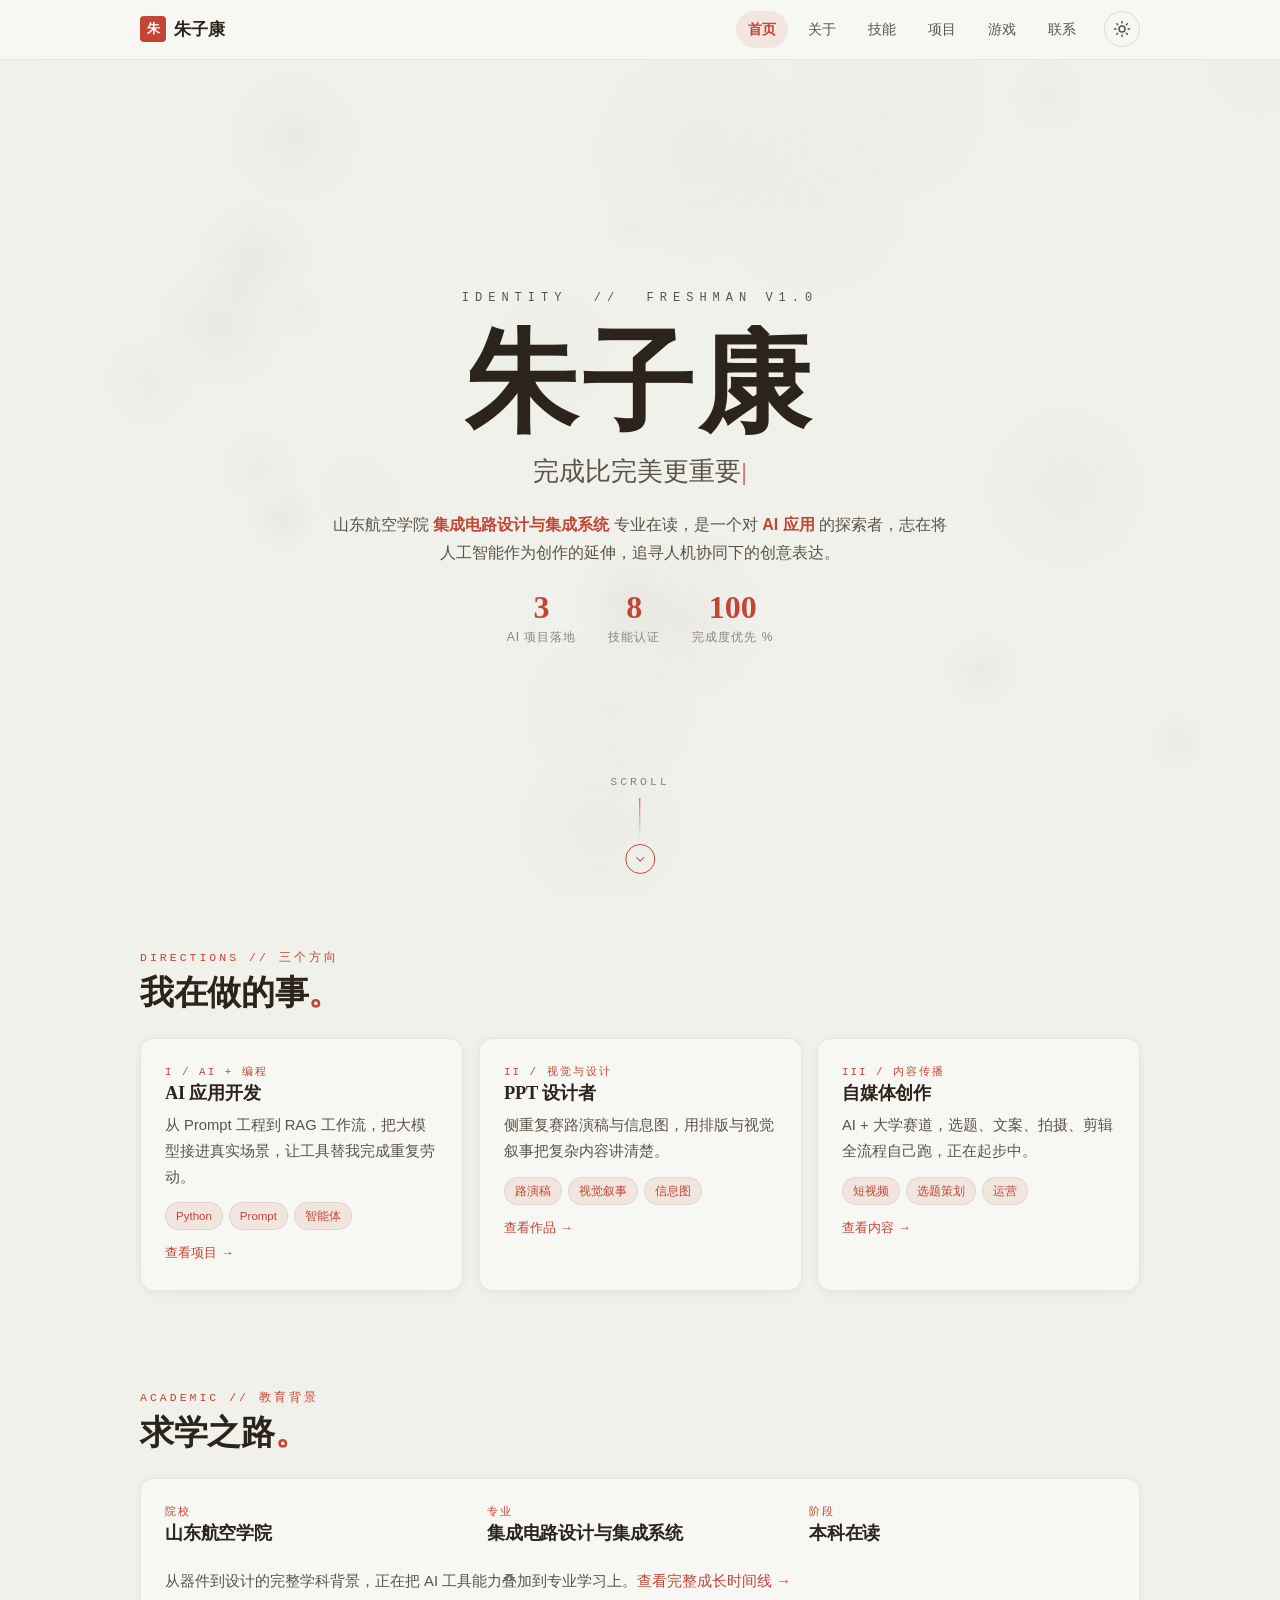
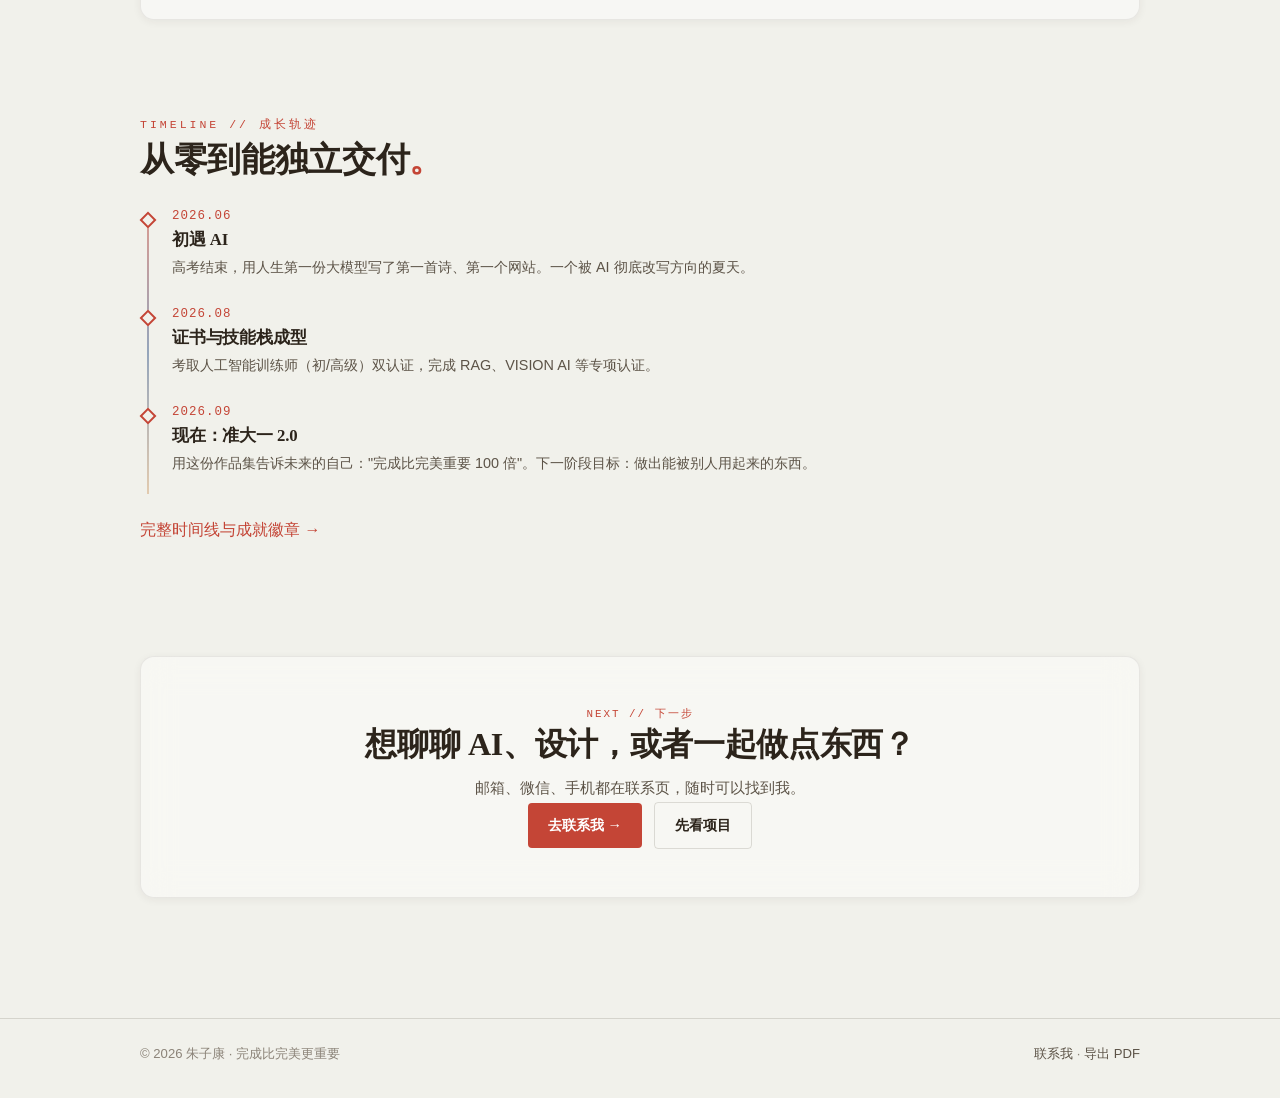
<file: index.html>
<!DOCTYPE html>
<html lang="zh-CN">
<head>
<meta charset="UTF-8">
<meta name="viewport" content="width=device-width, initial-scale=1">
<title>朱子康 · 个人作品集 | 集成电路 · AI 应用探索者</title>
<meta name="description" content="朱子康的个人作品集：山东航空学院集成电路设计与集成系统专业，专注 AI 应用、视觉设计与内容创作，含项目作品、技能证书与互动小游戏。">
<meta name="theme-color" content="#F1F1EB">
<link rel="canonical" href="https://qsefthuko753951.github.io/ZK/">
<link rel="icon" href="images/favicon.png" sizes="256x256">
<link rel="icon" href="favicon.ico" sizes="48x48">

<!-- Open Graph -->
<meta property="og:type" content="website">
<meta property="og:title" content="朱子康 · 个人作品集">
<meta property="og:description" content="集成电路专业在读，专注 AI 应用、视觉设计与内容创作。">
<meta property="og:url" content="https://qsefthuko753951.github.io/ZK/">
<meta property="og:image" content="https://qsefthuko753951.github.io/ZK/images/robocon-01.webp">
<meta name="twitter:card" content="summary_large_image">

<link rel="stylesheet" href="assets/css/tokens.css">
<link rel="stylesheet" href="assets/css/main.css">
<script>
/* 主题预置：避免深色模式下的白屏闪烁 */
(function(){ try { var t = localStorage.getItem('zk-theme'); if (t) document.documentElement.setAttribute('data-theme', t); } catch (e) {} })();
</script>
</head>
<body>

<header class="site-nav">
    <div class="nav-inner">
        <a class="nav-brand" href="index.html"><span class="seal">朱</span>朱子康</a>
        <button class="nav-toggle" aria-expanded="false" aria-label="打开导航菜单">☰</button>
        <nav class="nav-links" id="nav-links">
            <a href="index.html" class="is-active">首页</a>
            <a href="about.html">关于</a>
            <a href="skills.html">技能</a>
            <a href="projects.html">项目</a>
            <a href="games.html">游戏</a>
            <a href="contact.html">联系</a>
        </nav>
        <button class="theme-toggle" aria-label="切换深色 / 浅色模式" title="切换主题">
            <svg class="icon-sun" viewBox="0 0 24 24" fill="none" stroke="currentColor" stroke-width="2" stroke-linecap="round"><circle cx="12" cy="12" r="4"></circle><path d="M12 2v2M12 20v2M2 12h2M20 12h2M4.9 4.9l1.4 1.4M17.7 17.7l1.4 1.4M19.1 4.9l-1.4 1.4M6.3 17.7l-1.4 1.4"></path></svg>
            <svg class="icon-moon" viewBox="0 0 24 24" fill="none" stroke="currentColor" stroke-width="2" stroke-linecap="round" stroke-linejoin="round"><path d="M21 12.8A9 9 0 1 1 11.2 3a7 7 0 0 0 9.8 9.8z"></path></svg>
        </button>
    </div>
</header>

<main class="site-main">

    <!-- ================= 首屏：水墨粒子 + 毛笔书写 ================= -->
    <section class="hero">
        <canvas id="ink-canvas" aria-hidden="true"></canvas>
        <div class="hero-inner">
            <p class="hero-kicker">IDENTITY &nbsp;//&nbsp; FRESHMAN V1.0</p>
            <h1 class="brush-name" data-text="朱子康">朱子康</h1>
            <p class="hero-flog" data-text="完成比完美更重要"><span class="txt"></span></p>
            <p class="hero-desc">山东航空学院 <strong>集成电路设计与集成系统</strong> 专业在读，是一个对 <strong>AI 应用</strong> 的探索者，志在将人工智能作为创作的延伸，追寻人机协同下的创意表达。</p>
            <div class="hero-stats">
                <div class="stat"><div class="num" data-count="3">0</div><div class="label">AI 项目落地</div></div>
                <div class="stat"><div class="num" data-count="8">0</div><div class="label">技能认证</div></div>
                <div class="stat"><div class="num" data-count="100">0</div><div class="label">完成度优先 %</div></div>
            </div>
        </div>
        <div class="scroll-hint" role="button" tabindex="0" aria-label="向下滚动">
            <span>SCROLL</span>
            <span class="dot-line"></span>
            <span class="ring"></span>
        </div>
    </section>

    <!-- ================= 三个方向 ================= -->
    <section data-snap class="section" id="next-screen">
        <div class="container">
            <div class="section-head reveal">
                <div class="eyebrow">DIRECTIONS // 三个方向</div>
                <h2>我在做的事<span class="dot">。</span></h2>
            </div>
            <div class="grid grid-3">
                <a class="card card-link reveal" href="projects.html#ai">
                    <div class="eyebrow">I / AI + 编程</div>
                    <h3>AI 应用开发</h3>
                    <p>从 Prompt 工程到 RAG 工作流，把大模型接进真实场景，让工具替我完成重复劳动。</p>
                    <div class="chips"><span class="chip">Python</span><span class="chip">Prompt</span><span class="chip">智能体</span></div>
                    <span class="go">查看项目 →</span>
                </a>
                <a class="card card-link reveal" href="projects.html#ppt">
                    <div class="eyebrow">II / 视觉与设计</div>
                    <h3>PPT 设计者</h3>
                    <p>侧重复赛路演稿与信息图，用排版与视觉叙事把复杂内容讲清楚。</p>
                    <div class="chips"><span class="chip">路演稿</span><span class="chip">视觉叙事</span><span class="chip">信息图</span></div>
                    <span class="go">查看作品 →</span>
                </a>
                <a class="card card-link reveal" href="projects.html#media">
                    <div class="eyebrow">III / 内容传播</div>
                    <h3>自媒体创作</h3>
                    <p>AI + 大学赛道，选题、文案、拍摄、剪辑全流程自己跑，正在起步中。</p>
                    <div class="chips"><span class="chip">短视频</span><span class="chip">选题策划</span><span class="chip">运营</span></div>
                    <span class="go">查看内容 →</span>
                </a>
            </div>
        </div>
    </section>

    <!-- ================= 教育背景 ================= -->
    <section class="section ink-reveal">
        <div class="container">
            <div class="section-head reveal">
                <div class="eyebrow">ACADEMIC // 教育背景</div>
                <h2>求学之路<span class="dot">。</span></h2>
            </div>
            <div class="card reveal">
                <div class="grid grid-3">
                    <div><div class="eyebrow">院校</div><h3>山东航空学院</h3></div>
                    <div><div class="eyebrow">专业</div><h3>集成电路设计与集成系统</h3></div>
                    <div><div class="eyebrow">阶段</div><h3>本科在读</h3></div>
                </div>
                <p style="margin-top:var(--sp-4)">从器件到设计的完整学科背景，正在把 AI 工具能力叠加到专业学习上。<a href="about.html">查看完整成长时间线 →</a></p>
            </div>
        </div>
    </section>

    <!-- ================= 成长轨迹预览 ================= -->
    <section data-snap class="section">
        <div class="container">
            <div class="section-head reveal">
                <div class="eyebrow">TIMELINE // 成长轨迹</div>
                <h2>从零到能独立交付<span class="dot">。</span></h2>
            </div>
            <div class="timeline reveal">
                <div class="tl-item">
                    <div class="tl-date">2026.06</div>
                    <h3>初遇 AI</h3>
                    <p>高考结束，用人生第一份大模型写了第一首诗、第一个网站。一个被 AI 彻底改写方向的夏天。</p>
                </div>
                <div class="tl-item">
                    <div class="tl-date">2026.08</div>
                    <h3>证书与技能栈成型</h3>
                    <p>考取人工智能训练师（初/高级）双认证，完成 RAG、VISION AI 等专项认证。</p>
                </div>
                <div class="tl-item">
                    <div class="tl-date">2026.09</div>
                    <h3>现在：准大一 2.0</h3>
                    <p>用这份作品集告诉未来的自己："完成比完美重要 100 倍"。下一阶段目标：做出能被别人用起来的东西。</p>
                </div>
            </div>
            <p style="margin-top:var(--sp-4)"><a href="about.html">完整时间线与成就徽章 →</a></p>
        </div>
    </section>

    <!-- ================= CTA ================= -->
    <section data-snap class="section">
        <div class="container">
            <div class="card reveal" style="text-align:center;padding:var(--sp-7) var(--sp-5)">
                <div class="eyebrow">NEXT // 下一步</div>
                <h2 style="font-size:clamp(1.4rem,3vw,2rem)">想聊聊 AI、设计，或者一起做点东西？</h2>
                <p>邮箱、微信、手机都在联系页，随时可以找到我。</p>
                <a class="btn" href="contact.html">去联系我 →</a>
                <a class="btn btn-ghost" href="projects.html" style="margin-left:var(--sp-2)">先看项目</a>
            </div>
        </div>
    </section>

</main>

<footer class="site-footer">
    <div class="container footer-inner">
        <div>© <span data-year>2026</span> 朱子康 · 完成比完美更重要</div>
        <div><a href="contact.html">联系我</a> · <a href="#" onclick="window.print();return false;">导出 PDF</a></div>
    </div>
</footer>

<script type="application/ld+json">
{
  "@context": "https://schema.org",
  "@type": "Person",
  "name": "朱子康",
  "jobTitle": "学生 · AI 应用探索者",
  "affiliation": { "@type": "CollegeOrUniversity", "name": "山东航空学院" },
  "url": "https://qsefthuko753951.github.io/ZK/",
  "knowsAbout": ["人工智能应用", "集成电路", "PPT 设计", "自媒体创作"]
}
</script>
<script src="assets/js/config.js"></script>
<script src="assets/js/theme.js"></script>
<script src="assets/js/site.js"></script>
<script src="assets/js/cursor-particles.js"></script>
<script src="assets/js/smooth-scroll.js"></script>
<script src="assets/js/ink-canvas.js"></script>
<script src="assets/js/home.js"></script>

<script type="application/ld+json">
{
  "@context": "https://schema.org",
  "@type": "WebSite",
  "name": "朱子康 · 个人作品集",
  "url": "https://qsefthuko753951.github.io/ZK/",
  "inLanguage": "zh-CN",
  "author": { "@type": "Person", "name": "朱子康" }
}
</script>
</body>
</html>
</file>
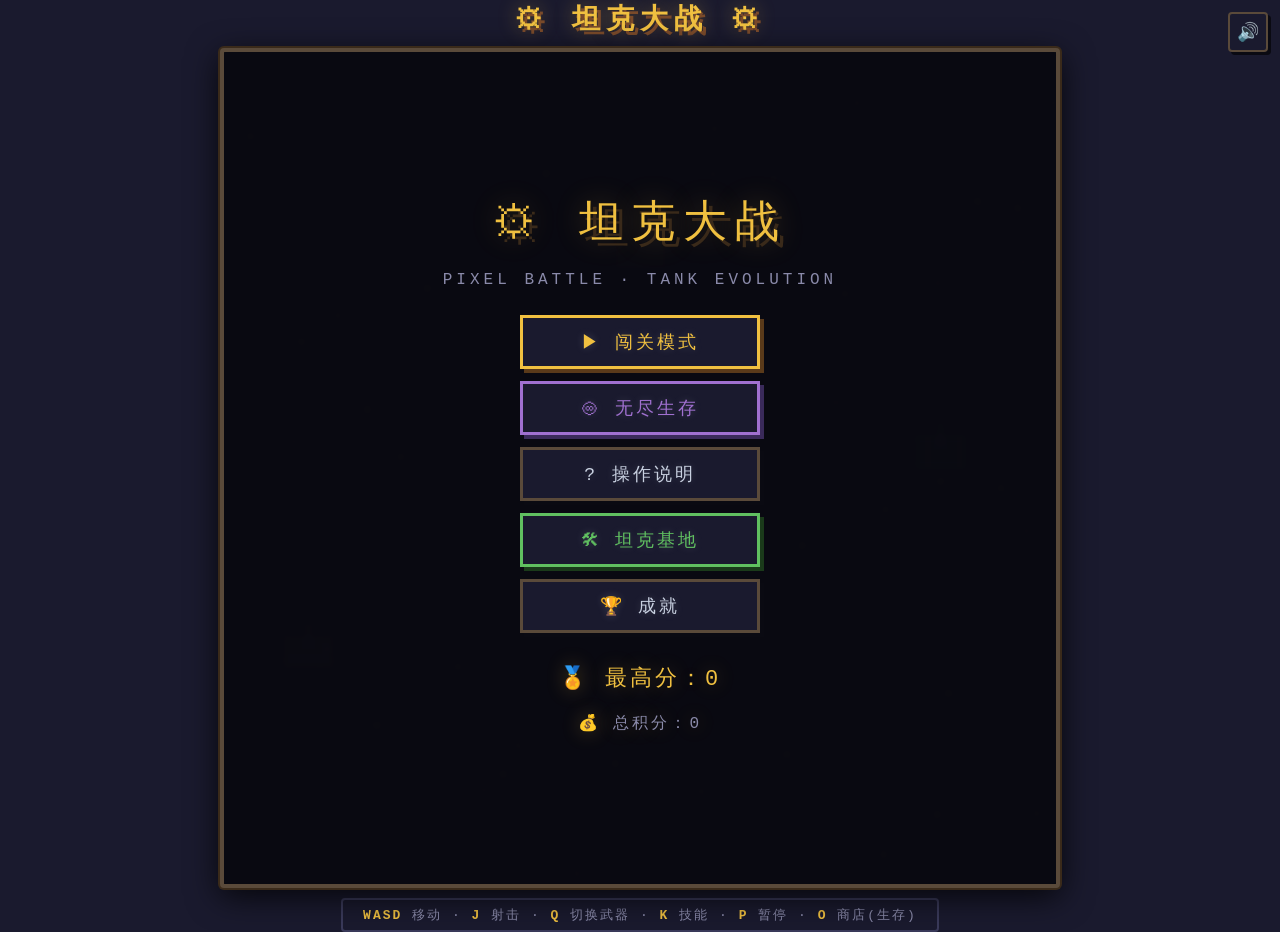
<file: games/tank/index.html>
<!DOCTYPE html>
<html lang="zh-CN">
<head>
<meta charset="UTF-8">
<meta name="viewport" content="width=device-width, initial-scale=1.0">
<title>坦克大战</title>
<style>
  * { margin: 0; padding: 0; box-sizing: border-box; }
  body {
    background: #1a1a2e;
    color: #c8d0e0;
    font-family: 'Courier New', monospace;
    overflow: hidden;
    min-height: 100vh;
    display: flex;
    justify-content: center;
    align-items: center;
    image-rendering: pixelated;
  }
  #gameWrap {
    position: relative;
    display: flex;
    flex-direction: column;
    align-items: center;
    gap: 10px;
  }
  #gameTitle {
    font-size: 28px;
    font-weight: bold;
    letter-spacing: 6px;
    color: #f0c040;
    text-shadow: 4px 4px 0 #7a4a2a, 0 0 20px rgba(240,192,64,0.4);
    font-family: 'Courier New', monospace;
    image-rendering: pixelated;
  }
  #canvasWrap {
    position: relative;
    border: 4px solid #5a4a3a;
    box-shadow: 0 0 0 2px #3a2a1a, inset 0 0 0 2px #3a2a1a, 0 8px 32px rgba(0,0,0,0.8);
    border-radius: 4px;
    overflow: hidden;
    background: #0a0a12;
  }
  canvas {
    display: block;
    background: #0a0a12;
    image-rendering: pixelated;
    width: 832px;
    height: 832px;
  }
  #scanlines {
    position: absolute;
    top: 0; left: 0;
    width: 100%; height: 100%;
    background: repeating-linear-gradient(0deg,
      rgba(0,0,0,0.15) 0px,
      rgba(0,0,0,0.15) 2px,
      transparent 2px,
      transparent 4px);
    pointer-events: none;
    z-index: 50;
  }
  #muteBtn {
    position: fixed;
    top: 12px; right: 12px;
    z-index: 999;
    background: #1a1a2e;
    border: 2px solid #5a4a3a;
    color: #f0c040;
    width: 40px; height: 40px;
    font-size: 18px;
    cursor: pointer;
    border-radius: 4px;
    box-shadow: 3px 3px 0 #0a0a12;
    transition: all 0.15s;
    line-height: 1;
  }
  #muteBtn:hover { border-color:#f0c040; transform:translate(-1px,-1px); box-shadow:4px 4px 0 #0a0a12; }
  #hint {
    color: #8a8aaa;
    font-size: 13px;
    letter-spacing: 2px;
    background: #1a1a2e;
    padding: 6px 20px;
    border: 2px solid #3a3a5a;
    border-radius: 4px;
    font-family: 'Courier New', monospace;
  }
  #hint b { color: #f0c040; }
  .overlay {
    position: absolute;
    top: 0; left: 0;
    width: 100%; height: 100%;
    background: rgba(10,10,18,0.94);
    display: flex;
    flex-direction: column;
    justify-content: center;
    align-items: center;
    z-index: 100;
    border-radius: 4px;
    backdrop-filter: blur(2px);
  }
  .overlay.hidden { display: none; }
  .menu-btn {
    background: #1a1a2e;
    border: 3px solid #5a4a3a;
    color: #c8d0e0;
    padding: 12px 36px;
    font-size: 18px;
    font-family: 'Courier New', monospace;
    letter-spacing: 3px;
    margin: 6px;
    cursor: pointer;
    transition: all 0.15s;
    border-radius: 0;
    min-width: 240px;
    box-shadow: 4px 4px 0 #0a0a12;
    text-shadow: 0 0 8px rgba(200,208,224,0.2);
    image-rendering: pixelated;
  }
  .menu-btn:hover {
    background: #2a2a3e;
    border-color: #f0c040;
    transform: translate(-2px, -2px);
    box-shadow: 6px 6px 0 #0a0a12;
  }
  .menu-btn:active {
    transform: translate(2px, 2px);
    box-shadow: 2px 2px 0 #0a0a12;
  }
  .menu-btn.gold { border-color: #f0c040; color: #f0c040; box-shadow: 4px 4px 0 #5a3a1a; }
  .menu-btn.gold:hover { background: #2a2a1e; }
  .menu-btn.purple { border-color: #a070d0; color: #a070d0; box-shadow: 4px 4px 0 #3a2a5a; }
  .menu-btn.purple:hover { background: #1a1a2e; }
  .menu-btn.green { border-color: #60c060; color: #60c060; box-shadow: 4px 4px 0 #1a3a1a; }
  .menu-btn.green:hover { background: #1a2a1a; }
  .overlay-title {
    font-size: 44px;
    letter-spacing: 8px;
    margin-bottom: 20px;
    font-family: 'Courier New', monospace;
    color: #f0c040;
    text-shadow: 6px 6px 0 #3a2a1a, 0 0 30px rgba(240,192,64,0.3);
    image-rendering: pixelated;
  }
  .overlay-sub {
    color: #8a8aaa;
    margin-bottom: 20px;
    font-size: 16px;
    letter-spacing: 4px;
  }
  .score-display {
    color: #f0c040;
    font-size: 22px;
    margin: 10px 0;
    letter-spacing: 3px;
    text-shadow: 0 0 20px rgba(240,192,64,0.3);
  }
  .help-text {
    max-width: 580px;
    color: #a0a8b8;
    line-height: 2;
    font-size: 14px;
    text-align: left;
    padding: 16px 24px;
    border: 3px solid #3a3a5a;
    background: rgba(10,10,18,0.8);
    border-radius: 4px;
    margin: 12px 0;
  }
  .help-text b { color: #f0c040; }
  .level-grid {
    display: grid;
    grid-template-columns: repeat(3, 1fr);
    gap: 12px;
    margin: 12px 0 20px;
    max-width: 660px;
  }
  .level-card {
    width: 200px;
    padding: 12px 12px 10px;
    border: 3px solid #3a3a5a;
    background: rgba(10,10,18,0.9);
    color: #a0a8b8;
    cursor: pointer;
    text-align: left;
    font-family: 'Courier New', monospace;
    border-radius: 0;
    transition: all 0.15s;
    position: relative;
    box-shadow: 4px 4px 0 #0a0a12;
  }
  .level-card:hover:not(.locked) {
    border-color: #f0c040;
    background: #1a1a2e;
    transform: translate(-2px, -2px);
    box-shadow: 6px 6px 0 #0a0a12;
  }
  .level-card.boss:hover:not(.locked) { border-color: #f06060; }
  .level-card.locked { cursor: not-allowed; opacity: 0.4; color: #5a5a7a; }
  .level-card .lv-num { display: inline-block; font-size: 14px; color: #f0c040; font-weight: bold; letter-spacing: 1px; margin-bottom: 4px; }
  .level-card.boss .lv-num { color: #f06060; }
  .level-card .lv-name { font-size: 17px; color: #e0e8f0; font-weight: 600; margin-bottom: 3px; }
  .level-card .lv-desc { font-size: 12px; line-height: 1.5; color: #7a7a9a; }
  .level-card .lv-lock { position: absolute; top: 8px; right: 10px; font-size: 20px; color: #5a5a7a; }
  .level-card .lv-tag { display: inline-block; margin-top: 6px; font-size: 11px; padding: 2px 10px; border: 2px solid #3a3a5a; color: #a0a8b8; }
  .level-card.boss .lv-tag { border-color: #f06060; color: #f06060; }
  .tank-grid {
    display: grid;
    grid-template-columns: repeat(3, 1fr);
    gap: 12px;
    margin: 12px 0 20px;
    max-width: 720px;
  }
  .tank-card {
    width: 210px;
    padding: 10px;
    border: 3px solid #3a3a5a;
    background: rgba(10,10,18,0.9);
    color: #a0a8b8;
    cursor: pointer;
    text-align: center;
    font-family: 'Courier New', monospace;
    transition: all 0.15s;
    box-shadow: 4px 4px 0 #0a0a12;
  }
  .tank-card:hover:not(.locked) {
    border-color: #f0c040;
    background: #1a1a2e;
    transform: translate(-2px, -2px);
    box-shadow: 6px 6px 0 #0a0a12;
  }
  .tank-card.selected { border-color: #f0c040; background: #1a1a2e; }
  .tank-card .tank-icon { font-size: 28px; display: block; margin-bottom: 4px; }
  .tank-card .tank-name { font-size: 16px; color: #e0e8f0; font-weight: bold; }
  .tank-card .tank-stats { font-size: 11px; color: #7a7a9a; line-height: 1.6; }
  .tank-card .tank-cost { color: #f0c040; font-size: 12px; margin-top: 4px; }
  .tank-card.locked { opacity: 0.4; cursor: not-allowed; }
  .tank-card.unlockable { border-color: #f0c040; border-style: dashed; }
  .tank-card.unlockable:hover { border-style: solid; }
  .achieve-grid {
    display: flex;
    flex-wrap: wrap;
    justify-content: center;
    gap: 6px;
    max-width: 700px;
    padding: 12px;
    background: rgba(10,10,18,0.6);
    border: 2px solid #3a3a5a;
    margin: 8px 0;
    max-height: 260px;
    overflow-y: auto;
  }
  .achieve-badge {
    padding: 4px 12px;
    border: 2px solid #3a3a5a;
    font-size: 12px;
    color: #7a7a9a;
    font-family: 'Courier New', monospace;
    cursor: default;
  }
  .achieve-badge.unlocked { border-color: #f0c040; color: #f0c040; background: rgba(240,192,64,0.1); }
  .achieve-badge.locked { opacity: 0.5; }
  .achieve-badge .reward { color: #60c060; font-size: 10px; }
  .evolve-panel {
    display: flex;
    gap: 16px;
    align-items: center;
    background: rgba(10,10,18,0.8);
    border: 3px solid #3a3a5a;
    padding: 12px 24px;
    margin: 8px 0;
  }
  .evolve-panel .evo-info { color: #a0a8b8; font-size: 14px; }
  .evolve-panel .evo-info b { color: #f0c040; }
  .shop-grid {
    display: grid;
    grid-template-columns: repeat(4, 1fr);
    gap: 8px;
    margin: 8px 0;
    max-width: 700px;
  }
  .shop-item {
    background: rgba(10,10,18,0.8);
    border: 2px solid #3a3a5a;
    padding: 8px;
    text-align: center;
    cursor: pointer;
    transition: all 0.15s;
    font-size: 12px;
    color: #a0a8b8;
  }
  .shop-item:hover { border-color: #f0c040; background: #1a1a2e; }
  .shop-item .icon { font-size: 24px; display: block; }
  .shop-item .cost { color: #f0c040; }
  .shop-item.owned { border-color: #60c060; opacity: 0.6; cursor: default; }
  .shop-item.owned:hover { border-color: #60c060; background: rgba(10,10,18,0.8); }
</style>
</head>
<body>
<button id="muteBtn" onclick="toggleAudioMute()">🔊</button>
<div id="gameWrap">
  <div id="gameTitle">⚙ 坦克大战 ⚙</div>
  <div id="canvasWrap">
    <canvas id="game" width="832" height="832"></canvas>
    <div id="scanlines"></div>

    <!-- Main Menu -->
    <div id="menuScreen" class="overlay">
      <div class="overlay-title">⚙ 坦克大战</div>
      <div class="overlay-sub">PIXEL BATTLE · TANK EVOLUTION</div>
      <button class="menu-btn gold" onclick="showLevelSelect()">▶ 闯关模式</button>
      <button class="menu-btn purple" onclick="startGame('survival')">♾ 无尽生存</button>
      <button class="menu-btn" onclick="showHelp()">? 操作说明</button>
      <button class="menu-btn green" onclick="showTankSelect()">🛠 坦克基地</button>
      <button class="menu-btn" onclick="showAchievements()">🏆 成就</button>
      <div style="height:6px;"></div>
      <button class="menu-btn" id="continueBtn" style="border-color:#60c060;color:#60c060;box-shadow:4px 4px 0 #1a3a1a;display:none;" onclick="continueGame()">💾 继续上局</button>
      <div style="height:8px;"></div>
      <div class="score-display" id="bestScore">🏅 最高分：0</div>
      <div class="score-display" style="font-size:16px;color:#8a8aaa;" id="totalScoreDisplay">💰 总积分：0</div>
    </div>

    <!-- Level Select -->
    <div id="levelSelectScreen" class="overlay hidden">
      <div class="overlay-title" style="font-size:32px;">▶ 选择关卡</div>
      <div class="overlay-sub" id="levelSelectHint">通关解锁下一关</div>
      <div class="level-grid" id="levelGrid"></div>
      <button class="menu-btn" onclick="hideLevelSelect()">↩ 返回</button>
    </div>

    <!-- Tank Select -->
    <div id="tankSelectScreen" class="overlay hidden">
      <div class="overlay-title" style="font-size:32px;">🛠 坦克基地</div>
      <div class="overlay-sub">选择坦克 · 积分解锁进化</div>
      <div style="color:#f0c040;font-size:16px;margin-bottom:8px;" id="tankTotalScore">💰 总积分：0</div>
      <div class="tank-grid" id="tankGrid"></div>
      <div id="evoPanel" class="evolve-panel hidden">
        <span class="evo-info">🔧 进化路线：<b id="evoName">-</b> 需要 <b id="evoCost">0</b> 分</span>
        <button class="menu-btn gold" style="padding:6px 20px;min-width:auto;font-size:14px;" id="evoBtn" onclick="evolveTank()">进化！</button>
      </div>
      <button class="menu-btn" onclick="hideTankSelect()">↩ 返回</button>
    </div>

    <!-- Help -->
    <div id="helpScreen" class="overlay hidden">
      <div class="overlay-title" style="font-size:30px;">? 操作说明</div>
      <div class="help-text">
        <b>移动：</b> WASD 或 方向键<br>
        <b>射击：</b> J 或 空格<br>
        <b>切换武器：</b> Q<br>
        <b>切换技能：</b> E<br>
        <b>释放技能：</b> K 或 Shift<br>
        <b>暂停：</b> P 或 ESC<br><br>
        <b>目标：</b> 消灭所有敌人，保护基地！<br><br>
        <b>音乐：</b> 右上角 🔊 按钮可开关音效
      </div>
      <button class="menu-btn" onclick="hideHelp()">↩ 返回</button>
    </div>

    <!-- Achievements -->
    <div id="achieveScreen" class="overlay hidden">
      <div class="overlay-title" style="font-size:32px;">🏆 成就 (30)</div>
      <div class="achieve-grid" id="achieveList"></div>
      <button class="menu-btn" onclick="hideAchievements()">↩ 返回</button>
    </div>

    <!-- Pause -->
    <div id="pauseScreen" class="overlay hidden">
      <div class="overlay-title" style="font-size:34px;">⏸ 暂停</div>
      <button class="menu-btn gold" onclick="resumeGame()">▶ 继续</button>
      <button class="menu-btn green" onclick="saveAndQuit()">💾 保存退出</button>
      <button class="menu-btn" onclick="quitToMenu()">↩ 主菜单</button>
    </div>

    <!-- Shop (Survival) -->
    <div id="shopScreen" class="overlay hidden">
      <div class="overlay-title" style="font-size:32px;">🏪 商店</div>
      <div class="overlay-sub">消耗积分购买强化 · 当前积分: <b id="shopScore">0</b></div>
      <div class="shop-grid" id="shopGrid"></div>
      <button class="menu-btn" onclick="closeShop()">↩ 返回战场</button>
    </div>

    <!-- Game Over -->
    <div id="gameOverScreen" class="overlay hidden">
      <div class="overlay-title" style="color:#f06060;text-shadow:6px 6px 0 #3a1a1a;">💀 任务失败</div>
      <div class="score-display" id="finalScoreGO">得分：0</div>
      <div class="overlay-sub" id="goReason">基地被摧毁！</div>
      <button class="menu-btn gold" onclick="restartGame()">🔄 再来一局</button>
      <button class="menu-btn" onclick="quitToMenu()">↩ 主菜单</button>
    </div>

    <!-- Victory -->
    <div id="victoryScreen" class="overlay hidden">
      <div class="overlay-title" style="color:#f0c040;text-shadow:6px 6px 0 #5a3a1a;">🎉 胜利！</div>
      <div class="score-display" id="finalScoreV">得分：0</div>
      <div class="overlay-sub">你守护了基地！</div>
      <button class="menu-btn gold" onclick="nextLevelOrContinue()">🚀 继续</button>
      <button class="menu-btn" onclick="quitToMenu()">↩ 主菜单</button>
    </div>
  </div>
  <div id="hint">
    <b>WASD</b> 移动 · <b>J</b> 射击 · <b>Q</b> 切换武器 · <b>K</b> 技能 · <b>P</b> 暂停 · <b>O</b> 商店(生存)
  </div>
</div>

<script>
// ============================================================
//  坦克大战 - 像素精致版 + 坦克进化 + ZK方块 + 浪尖水印 + 商店 + 随从 + 背景音乐
// ============================================================

const TILE = 32;
const MAP_W = 26, MAP_H = 26;
const CANVAS_W = MAP_W * TILE;
const CANVAS_H = MAP_H * TILE;
const canvas = document.getElementById('game');
const ctx = canvas.getContext('2d');
ctx.imageSmoothingEnabled = false;

const T = { EMPTY:0, BRICK:1, STEEL:2, WATER:3, GRASS:4, ICE:5, SAND:6, BASE:7, LAVA:8 };
const DIR = { UP:0, RIGHT:1, DOWN:2, LEFT:3 };
const DIR_VEC = [[0,-1],[1,0],[0,1],[-1,0]];
const STATE = { MENU:0, PLAYING:1, PAUSED:2, GAMEOVER:3, VICTORY:4 };

// ========== 坦克定义 ==========
const TANK_TYPES_BASE = [
  { id:'light', name:'侦察兵', icon:'🔍', color:'#60c0d0', turret:'#2a6a7a',
    hp:120, spd:3.2, dmg:22, cd:380, lives:4, armor:0.10, chargeRate:1.7,
    desc:'高速 · 灵活', perk:'charge' },
  { id:'heavy', name:'重装兵', icon:'🛡', color:'#8a7a5a', turret:'#5a4a2a',
    hp:190, spd:2.0, dmg:32, cd:560, lives:5, armor:0.40, chargeRate:1.0,
    desc:'高血 · 重炮', perk:'armor' },
  { id:'agile', name:'突击兵', icon:'⚡', color:'#a070d0', turret:'#5a3a7a',
    hp:140, spd:3.0, dmg:26, cd:420, lives:4, armor:0.18, chargeRate:1.3,
    desc:'均衡 · 护盾', perk:'shield' }
];

const EVOLVE_TANKS = [
  { id:'light_evo', name:'侦察兵·改', icon:'🔍✨', color:'#40e0d0', turret:'#1a6a7a',
    hp:170, spd:3.8, dmg:30, cd:320, lives:5, armor:0.20, chargeRate:2.2,
    desc:'高速 · 强袭', perk:'charge', cost:800, baseId:'light' },
  { id:'heavy_evo', name:'重装兵·改', icon:'🛡✨', color:'#b09a6a', turret:'#6a5a2a',
    hp:260, spd:2.4, dmg:44, cd:460, lives:6, armor:0.55, chargeRate:1.3,
    desc:'重甲 · 毁灭', perk:'armor', cost:1200, baseId:'heavy' },
  { id:'agile_evo', name:'突击兵·改', icon:'⚡✨', color:'#c090f0', turret:'#6a4a8a',
    hp:190, spd:3.6, dmg:34, cd:350, lives:5, armor:0.28, chargeRate:1.8,
    desc:'极速 · 爆发', perk:'shield', cost:1000, baseId:'agile' }
];

// ========== 成就系统 (30个) ==========
const ACHIEVEMENTS = [
  { id:'a1', name:'初战告捷', icon:'💪', cond:()=>game?.totalKills>=1, reward:{type:'score',val:50} },
  { id:'a2', name:'十连击', icon:'⚡', cond:()=>game?.totalKills>=10, reward:{type:'score',val:100} },
  { id:'a3', name:'五十斩', icon:'🔥', cond:()=>game?.totalKills>=50, reward:{type:'score',val:300} },
  { id:'a4', name:'百人斩', icon:'👑', cond:()=>game?.totalKills>=100, reward:{type:'score',val:500} },
  { id:'a5', name:'三关勇士', icon:'🌟', cond:()=>game?.level>=3, reward:{type:'score',val:200} },
  { id:'a6', name:'传奇指挥官', icon:'🏆', cond:()=>game?.level>=6, reward:{type:'score',val:800} },
  { id:'a7', name:'猎杀者', icon:'💀', cond:()=>game?.bossActive?.dead, reward:{type:'score',val:400} },
  { id:'a8', name:'生存专家', icon:'♾️', cond:()=>game?.survivalWave>=5, reward:{type:'score',val:300} },
  { id:'a9', name:'无尽传说', icon:'✨', cond:()=>game?.survivalWave>=10, reward:{type:'score',val:600} },
  { id:'a10', name:'高分达人', icon:'💰', cond:()=>game?.score>=5000, reward:{type:'score',val:500} },
  { id:'a11', name:'砖块破坏者', icon:'🧱', cond:()=>game?.brickDestroyed>=50, reward:{type:'score',val:150} },
  { id:'a12', name:'炸弹狂人', icon:'💣', cond:()=>game?.bombUsed>=5, reward:{type:'score',val:200} },
  { id:'a13', name:'护盾大师', icon:'🛡', cond:()=>game?.shieldUsed>=10, reward:{type:'score',val:150} },
  { id:'a14', name:'火力全开', icon:'🔥', cond:()=>game?.burstUsed>=5, reward:{type:'score',val:200} },
  { id:'a15', name:'电磁风暴', icon:'⚡', cond:()=>game?.empUsed>=3, reward:{type:'score',val:250} },
  { id:'a16', name:'紧急维修', icon:'🔧', cond:()=>game?.repairUsed>=3, reward:{type:'score',val:250} },
  { id:'a17', name:'空袭指挥官', icon:'✈️', cond:()=>game?.airstrikeUsed>=2, reward:{type:'score',val:400} },
  { id:'a18', name:'黄金猎人', icon:'👑', cond:()=>game?.goldenKills>=3, reward:{type:'score',val:300} },
  { id:'a19', name:'空投拾荒者', icon:'📦', cond:()=>game?.airdropPicked>=5, reward:{type:'score',val:100} },
  { id:'a20', name:'幸运之星', icon:'🍀', cond:()=>game?.luckyBricksHit>=10, reward:{type:'score',val:150} },
  { id:'a21', name:'武器大师', icon:'🔫', cond:()=>game?.weaponUpgrades>=10, reward:{type:'score',val:200} },
  { id:'a22', name:'生存者', icon:'❤️', cond:()=>game?.player?.lives>=1, reward:{type:'hp',val:20} },
  { id:'a23', name:'铁壁防御', icon:'🛡', cond:()=>game?.player?.shieldTime>=10000, reward:{type:'shield',val:1} },
  { id:'a24', name:'极速传说', icon:'⚡', cond:()=>game?.player?.speed>=3.5, reward:{type:'spd',val:0.2} },
  { id:'a25', name:'暴击大师', icon:'💥', cond:()=>game?.critHits>=20, reward:{type:'dmg',val:5} },
  { id:'a26', name:'坦克收藏家', icon:'🛠', cond:()=>{ try { return JSON.parse(localStorage.getItem('tank_evo_unlocked')||'[]').length>=2; } catch(e){return false;} }, reward:{type:'score',val:300} },
  { id:'a27', name:'完全进化', icon:'✨', cond:()=>{ try { return JSON.parse(localStorage.getItem('tank_evo_unlocked')||'[]').length>=3; } catch(e){return false;} }, reward:{type:'score',val:800} },
  { id:'a28', name:'基地守护者', icon:'🏠', cond:()=>game?.baseDefended>=1, reward:{type:'baseHp',val:1} },
  { id:'a29', name:'百战老兵', icon:'🎖️', cond:()=>game?.totalKills>=200, reward:{type:'score',val:1000} },
  { id:'a30', name:'传奇坦克', icon:'🏆', cond:()=>game?.player?.isEvolved, reward:{type:'score',val:500} }
];

let achievementState = (()=>{ try { return JSON.parse(localStorage.getItem('tank_achieve')) || {}; } catch(e){ return {}; } })();
function unlockAchievement(id) {
  if (achievementState[id]) return;
  const a = ACHIEVEMENTS.find(x=>x.id===id);
  if (!a) return;
  achievementState[id] = true;
  try { localStorage.setItem('tank_achieve', JSON.stringify(achievementState)); } catch(e){}
  applyReward(a.reward);
  if (game) game._showEventMsg(`🏆 成就解锁: ${a.icon} ${a.name} +${a.reward.val}`, '#f0c040');
  updateAchieveUI();
  updateTotalScore();
}
function applyReward(reward) {
  if (!game) return;
  switch(reward.type) {
    case 'score': game.score += reward.val; break;
    case 'hp': if(game.player) game.player.maxHp += reward.val; break;
    case 'shield': if(game.player) game.player.shieldTime += reward.val*1000; break;
    case 'spd': if(game.player) game.player.speed += reward.val; break;
    case 'dmg': if(game.player) game.player.damage += reward.val; break;
    case 'baseHp': game.baseHp = (game.baseHp||0) + reward.val; break;
  }
}
function getTotalScore() {
  try { return parseInt(localStorage.getItem('tank_total_score')) || 0; } catch(e){ return 0; }
}
function addTotalScore(val) {
  const cur = getTotalScore() + val;
  localStorage.setItem('tank_total_score', String(cur));
  updateTotalScore();
}
function updateTotalScore() {
  const ts = getTotalScore();
  document.getElementById('totalScoreDisplay').textContent = '💰 总积分：'+ts;
  document.getElementById('tankTotalScore').textContent = '💰 总积分：'+ts;
}
updateTotalScore();

// ========== 坦克选择 ==========
function getAvailableTanks() {
  const base = TANK_TYPES_BASE.map(t => ({...t, evolved: false}));
  const unlocked = JSON.parse(localStorage.getItem('tank_evo_unlocked')||'[]');
  const evos = EVOLVE_TANKS.filter(e => unlocked.includes(e.id)).map(e => ({...e, evolved: true}));
  return [...base, ...evos];
}
function isEvoUnlocked(id) { try { return JSON.parse(localStorage.getItem('tank_evo_unlocked')||'[]').includes(id); } catch(e){ return false; } }
function unlockEvo(id) {
  const list = JSON.parse(localStorage.getItem('tank_evo_unlocked')||'[]');
  if (!list.includes(id)) { list.push(id); localStorage.setItem('tank_evo_unlocked', JSON.stringify(list)); }
}
function getTankData(id) {
  const all = getAvailableTanks();
  return all.find(t => t.id === id) || TANK_TYPES_BASE[0];
}
let selectedTank = (()=>{
  try {
    const v = localStorage.getItem('tank_selected');
    const all = getAvailableTanks();
    if (v && all.find(t=>t.id===v)) return v;
    return 'light';
  } catch(e){ return 'light'; }
})();

// ========== 武器 ==========
const WEAPON = {
  AP: { id:0, name:'穿甲弹', icon:'🔫', dmg:25, spd:7, cd:480, color:'#60c0d0', pierce:0, spread:1 },
  SG: { id:1, name:'散弹炮', icon:'💥', dmg:18, spd:6, cd:680, color:'#f0a040', pierce:0, spread:3 },
  LSR:{ id:2, name:'激光炮', icon:'⚡', dmg:22, spd:12,cd:350, color:'#a070d0', pierce:3, spread:1 },
  MS :{ id:3, name:'导弹', icon:'🚀', dmg:35, spd:5, cd:900, color:'#f06060', pierce:0, spread:1, homing:true }
};

// ========== 道具 ==========
const ITEM_TYPES = [
  { id:'hp',    icon:'❤️', color:'#f06060', dur:0,   weight:14 },
  { id:'shld',  icon:'🛡️', color:'#60c0d0', dur:3000, weight:10 },
  { id:'spd',   icon:'⚡', color:'#f0c040', dur:10000,weight:12 },
  { id:'pow',   icon:'🔥', color:'#f0a040', dur:10000,weight:10 },
  { id:'bomb',  icon:'💣', color:'#f06060', dur:0,   weight:6  },
  { id:'coin',  icon:'💰', color:'#f0c040', dur:0,   weight:18 },
  { id:'wup',   icon:'🔧', color:'#60c060', dur:0,   weight:8  },
  { id:'eye',   icon:'👁️', color:'#a070d0', dur:15000,weight:7  },
  { id:'ice',   icon:'🧊', color:'#60c0d0', dur:3000,weight:5  }
];

// ========== 敌人 ==========
const ENEMY_DEFS = {
  scout:  { name:'侦察兵', color:'#60c060', hp:24,  spd:2.8, dmg:7,  sz:26, cd:1700, score:100, ai:'scout' },
  normal: { name:'普通', color:'#a0a8b8', hp:38,  spd:1.7, dmg:10, sz:28, cd:1450, score:150, ai:'normal' },
  heavy:  { name:'重装', color:'#8a7a5a', hp:75,  spd:1.0, dmg:15, sz:32, cd:2200, score:250, ai:'heavy', armor:0.18 },
  assault:{ name:'突击', color:'#f06060', hp:35,  spd:2.1, dmg:13, sz:28, cd:1600, score:220, ai:'assault', spread:true },
  aa:     { name:'防空', color:'#6080d0', hp:50,  spd:1.5, dmg:11, sz:28, cd:1950, score:280, ai:'aa', homing:true },
  stealth:{ name:'隐形', color:'#a070d0', hp:32,  spd:2.3, dmg:11, sz:26, cd:1450, score:300, ai:'stealth', stealth:true },
  suicide:{ name:'自爆', color:'#f0c040', hp:22,  spd:3.2, dmg:35, sz:24, cd:99999,score:200, ai:'suicide', suicide:true }
};

// ========== 商店数据 ==========
const SHOP_ITEMS = [
  // 10种buff
  { id:'buff_hp', name:'生命强化', icon:'❤️', desc:'+20 最大生命', cost:150, type:'buff', apply:()=>{ if(game.player){ game.player.maxHp += 20; game.player.hp = Math.min(game.player.hp+20, game.player.maxHp); } } },
  { id:'buff_dmg', name:'火力强化', icon:'🔥', desc:'+5 攻击力', cost:200, type:'buff', apply:()=>{ if(game.player) game.player.damage += 5; } },
  { id:'buff_spd', name:'速度强化', icon:'⚡', desc:'+0.3 移动速度', cost:150, type:'buff', apply:()=>{ if(game.player) game.player.speed += 0.3; } },
  { id:'buff_armor', name:'护甲强化', icon:'🛡', desc:'+0.08 护甲', cost:250, type:'buff', apply:()=>{ if(game.player) game.player.armor = Math.min(0.8, game.player.armor + 0.08); } },
  { id:'buff_charge', name:'充能强化', icon:'⚡', desc:'+0.3 技能充能速率', cost:180, type:'buff', apply:()=>{ if(game.player) game.player.skillChargeRate += 0.3; } },
  { id:'buff_cd', name:'冷却缩减', icon:'⏱️', desc:'-10% 武器冷却', cost:200, type:'buff', apply:()=>{ if(game.player) game.player.shootCd = Math.max(100, game.player.shootCd * 0.9); } },
  { id:'buff_lives', name:'额外生命', icon:'❤️', desc:'+1 条命', cost:300, type:'buff', apply:()=>{ if(game.player) game.player.lives += 1; } },
  { id:'buff_shield', name:'护盾持久', icon:'🛡', desc:'+2s 护盾时间', cost:180, type:'buff', apply:()=>{ if(game.player) game.player.shieldTime += 2000; } },
  { id:'buff_bomb', name:'炸弹强化', icon:'💣', desc:'炸弹伤害+50%', cost:250, type:'buff', apply:()=>{ game.bombBoost = (game.bombBoost||0) + 0.5; } },
  { id:'buff_coin', name:'财富祝福', icon:'💰', desc:'+50 积分', cost:100, type:'buff', apply:()=>{ game.score += 50; } },
  // 10种坦克加强组件
  { id:'part_turret', name:'强化炮塔', icon:'🔧', desc:'+10% 攻击力', cost:300, type:'part', apply:()=>{ if(game.player) game.player.damage *= 1.1; } },
  { id:'part_tracks', name:'强化履带', icon:'🔧', desc:'+15% 移动速度', cost:250, type:'part', apply:()=>{ if(game.player) game.player.speed *= 1.15; } },
  { id:'part_engine', name:'引擎升级', icon:'🔧', desc:'技能充能+20%', cost:280, type:'part', apply:()=>{ if(game.player) game.player.skillChargeRate *= 1.2; } },
  { id:'part_armor', name:'装甲板', icon:'🔧', desc:'+0.1 护甲', cost:350, type:'part', apply:()=>{ if(game.player) game.player.armor = Math.min(0.8, game.player.armor + 0.1); } },
  { id:'part_sight', name:'瞄准镜', icon:'🔧', desc:'+15% 武器伤害', cost:320, type:'part', apply:()=>{ if(game.player) game.player.damage *= 1.15; } },
  { id:'part_reactor', name:'反应堆', icon:'🔧', desc:'技能冷却-15%', cost:300, type:'part', apply:()=>{ if(game.player) game.player.shootCd = Math.max(80, game.player.shootCd * 0.85); } },
  { id:'part_radar', name:'雷达', icon:'🔧', desc:'+20% 视野', cost:200, type:'part', apply:()=>{ game.radarRange = (game.radarRange||280) + 40; } },
  { id:'part_ammo', name:'弹药库', icon:'🔧', desc:'+2 武器穿透', cost:280, type:'part', apply:()=>{ if(game.player) game.player.weaponLv[game.player.weapon.id] = Math.min(3, (game.player.weaponLv[game.player.weapon.id]||1) + 1); } },
  { id:'part_repair', name:'自动维修', icon:'🔧', desc:'每秒回复1HP', cost:400, type:'part', apply:()=>{ game.autoRepair = (game.autoRepair||0) + 1; } },
  { id:'part_ally', name:'随从坦克', icon:'🤖', desc:'召唤一个随从坦克', cost:500, type:'part', apply:()=>{ if(game) game.spawnAllyTank(); } }
];

// ========== 音频系统 (Web Audio API 程序化生成 8-bit 风格) ==========
let _actx=null, _masterG=null, _bgmG=null, _sfxG=null;
let _bgmTimer=null, _bgmStep=0, _bgmPattern=null;
let _audioMuted=false;

function _freq(n){ return 440*Math.pow(2,(n-69)/12); }

function _ensureAudio(){
  if(_actx){ if(_actx.state==='suspended') _actx.resume(); return; }
  try{
    _actx=new (window.AudioContext||window.webkitAudioContext)();
    _masterG=_actx.createGain(); _masterG.gain.value=0.5; _masterG.connect(_actx.destination);
    _bgmG=_actx.createGain(); _bgmG.gain.value=0.14; _bgmG.connect(_masterG);
    _sfxG=_actx.createGain(); _sfxG.gain.value=0.28; _sfxG.connect(_masterG);
  }catch(e){ _actx=null; }
}

function _tone(freq,dur,type='square',dest=_sfxG,vol=0.3){
  if(!_actx||_audioMuted||!freq) return;
  const o=_actx.createOscillator(), g=_actx.createGain();
  o.type=type; o.frequency.value=freq;
  const t=_actx.currentTime;
  g.gain.setValueAtTime(vol,t);
  g.gain.exponentialRampToValueAtTime(0.001,t+dur);
  o.connect(g); g.connect(dest);
  o.start(t); o.stop(t+dur+0.02);
}

const SFX = {
  ui(){ _ensureAudio(); _tone(880,0.05,'sine',_sfxG,0.12); },
  shoot(id=0){
    _ensureAudio();
    const f=[480,360,600,300][id%4]||480;
    _tone(f,0.06,'square',_sfxG,0.10);
    _tone(f*0.5,0.04,'sawtooth',_sfxG,0.05);
  },
  explode(){
    _ensureAudio();
    if(!_actx||_audioMuted) return;
    const sr=_actx.sampleRate, len=Math.floor(sr*0.35);
    const buf=_actx.createBuffer(1,len,sr), d=buf.getChannelData(0);
    for(let i=0;i<len;i++) d[i]=(Math.random()*2-1)*Math.pow(1-i/len,1.5);
    const src=_actx.createBufferSource(); src.buffer=buf;
    const lp=_actx.createBiquadFilter(); lp.type='lowpass'; lp.frequency.setValueAtTime(1200,_actx.currentTime); lp.frequency.exponentialRampToValueAtTime(200,_actx.currentTime+0.35);
    const g=_actx.createGain(); g.gain.value=0.35;
    src.connect(lp); lp.connect(g); g.connect(_sfxG);
    src.start();
  },
  hit(){ _ensureAudio(); _tone(160,0.08,'square',_sfxG,0.08); },
  pickup(){
    _ensureAudio();
    _tone(523,0.05,'sine',_sfxG,0.12);
    setTimeout(()=>_tone(659,0.05,'sine',_sfxG,0.12),50);
    setTimeout(()=>_tone(784,0.08,'sine',_sfxG,0.12),100);
  },
  levelup(){
    _ensureAudio();
    [523,659,784,1047].forEach((f,i)=>setTimeout(()=>_tone(f,0.12,'square',_sfxG,0.10),i*90));
  },
  bosswarn(){
    _ensureAudio();
    _tone(110,0.25,'sawtooth',_sfxG,0.15);
    setTimeout(()=>_tone(110,0.25,'sawtooth',_sfxG,0.15),350);
    setTimeout(()=>_tone(110,0.25,'sawtooth',_sfxG,0.15),700);
  },
  skill(){
    _ensureAudio();
    if(!_actx||_audioMuted) return;
    const o=_actx.createOscillator(), g=_actx.createGain();
    o.type='sawtooth';
    const t=_actx.currentTime;
    o.frequency.setValueAtTime(800,t);
    o.frequency.exponentialRampToValueAtTime(80,t+0.18);
    g.gain.setValueAtTime(0.14,t);
    g.gain.exponentialRampToValueAtTime(0.001,t+0.18);
    o.connect(g); g.connect(_sfxG);
    o.start(t); o.stop(t+0.2);
  }
};

// BGM 音符模式 (MIDI编号, 0=休止)
const _BGM_PATTERNS={
  menu:{ bpm:90, mType:'triangle', bType:'sine',
    melody:[69,72,76,72, 69,72,76,79, 81,79,76,72, 74,72,69,0],
    bass:  [45,0,0,0, 50,0,0,0, 53,0,0,0, 45,0,0,0] },
  battle:{ bpm:140, mType:'square', bType:'triangle',
    melody:[64,64,0,64, 0,60,64,0, 67,0,0,67, 62,0,62,0],
    bass:  [40,40,43,40, 40,40,43,40, 45,45,48,45, 38,38,41,38] },
  boss:{ bpm:120, mType:'sawtooth', bType:'square',
    melody:[60,61,60,61, 63,64,63,64, 65,66,65,66, 67,0,67,0],
    bass:  [36,36,36,36, 41,41,41,41, 43,43,43,43, 36,36,36,36] },
  victory:{ bpm:110, mType:'square', bType:'triangle',
    melody:[60,64,67,72, 76,79,84,0],
    bass:  [48,0,0,0, 55,0,0,0] },
  gameover:{ bpm:70, mType:'triangle', bType:'sine',
    melody:[72,0,71,0, 69,0,67,0, 65,0,64,0, 60,0,0,0],
    bass:  [48,0,0,0, 47,0,0,0, 46,0,0,0, 45,0,0,0] }
};

function _stopBGM(){ if(_bgmTimer){ clearInterval(_bgmTimer); _bgmTimer=null; } _bgmPattern=null; _bgmStep=0; }

function _startBGM(track){
  _ensureAudio();
  if(_bgmPattern===track && _bgmTimer) return;
  _stopBGM();
  const p=_BGM_PATTERNS[track]; if(!p||!_actx) return;
  _bgmPattern=track; _bgmStep=0;
  const stepMs=60000/p.bpm/2;
  _bgmTimer=setInterval(()=>{
    if(!_actx||_audioMuted) return;
    const i=_bgmStep%p.melody.length;
    const mn=p.melody[i];
    if(mn>0) _tone(_freq(mn), stepMs/1000*0.85, p.mType, _bgmG, 0.10);
    const bn=p.bass[i%p.bass.length];
    if(bn>0) _tone(_freq(bn), stepMs/1000*0.85, p.bType, _bgmG, 0.08);
    _bgmStep++;
  }, stepMs);
}

const BGM = {
  menu(){ _startBGM('menu'); },
  battle(){ _startBGM('battle'); },
  boss(){ _startBGM('boss'); },
  victory(){ _startBGM('victory'); },
  gameover(){ _startBGM('gameover'); },
  stop(){ _stopBGM(); }
};

function toggleAudioMute(){
  _audioMuted=!_audioMuted;
  if(_masterG) _masterG.gain.value=_audioMuted?0:0.5;
  const btn=document.getElementById('muteBtn');
  if(btn) btn.textContent=_audioMuted?'🔇':'🔊';
  try{ localStorage.setItem('tank_muted',_audioMuted?'1':'0'); }catch(e){}
}
try{ _audioMuted=localStorage.getItem('tank_muted')==='1'; }catch(e){}

// 首次用户交互时初始化音频并播放菜单BGM
function _firstInteraction(){
  _ensureAudio();
  if(!game) BGM.menu();
  document.removeEventListener('click',_firstInteraction);
  document.removeEventListener('keydown',_firstInteraction);
}
document.addEventListener('click',_firstInteraction);
document.addEventListener('keydown',_firstInteraction);

// ========== 工具 ==========
const rand = (a,b) => a + Math.random()*(b-a);
const randi = (a,b) => Math.floor(rand(a,b));
const clamp = (v,a,b) => Math.max(a, Math.min(b, v));
const dist = (a,b) => Math.hypot(a.x-b.x, a.y-b.y);
const aabb = (a,b) => a.x < b.x+b.width && a.x+a.width > b.x && a.y < b.y+b.height && a.y+a.height > b.y;
function weightedPick(arr) {
  const total = arr.reduce((s,x)=>s+x.weight,0);
  let r = Math.random()*total;
  for (const x of arr) { r -= x.weight; if (r<=0) return x; }
  return arr[arr.length-1];
}
function shade(hex, amt) {
  const c = hex.replace('#','');
  let r = parseInt(c.substr(0,2),16);
  let g = parseInt(c.substr(2,2),16);
  let b = parseInt(c.substr(4,2),16);
  r = clamp(r+amt,0,255); g = clamp(g+amt,0,255); b = clamp(b+amt,0,255);
  return `rgb(${r},${g},${b})`;
}

// ========== 粒子系统 ==========
class Particle {
  constructor(x,y,vx,vy,life,color,size,opts={}) {
    this.x=x; this.y=y; this.vx=vx; this.vy=vy;
    this.life=life; this.maxLife=life; this.color=color; this.size=size;
    this.glow = opts.glow !== undefined ? opts.glow : true;
    this.pixel = opts.pixel || false;
  }
  update(dt) {
    this.x += this.vx*dt*0.1; this.y += this.vy*dt*0.1;
    this.vx *= 0.96; this.vy *= 0.96;
    this.life -= dt;
  }
  render(ctx) {
    const t = this.life/this.maxLife;
    if (t<=0) return;
    const a = Math.pow(t, 0.7);
    ctx.save();
    ctx.globalAlpha = a;
    ctx.fillStyle = this.color;
    if (this.glow) { ctx.shadowColor = this.color; ctx.shadowBlur = 8; }
    const sz = this.size * (0.3 + t*0.7);
    if (this.pixel) {
      const s = Math.max(1, Math.floor(sz));
      ctx.fillRect(Math.floor(this.x), Math.floor(this.y), s, s);
    } else {
      ctx.beginPath(); ctx.arc(this.x, this.y, Math.max(0.5, sz), 0, Math.PI*2); ctx.fill();
    }
    ctx.restore();
  }
}
let particles = [];
function emitExplosion(x,y,big=false,color=null) {
  const pal = color ? [color, shade(color,40), '#ffffff'] : ['#f0c040','#f0a040','#ffffff','#f06060'];
  for (let i=0;i<(big?60:25);i++) {
    const ang = Math.random()*Math.PI*2;
    const spd = rand(1, big?10:6);
    particles.push(new Particle(x,y, Math.cos(ang)*spd, Math.sin(ang)*spd,
      rand(300, big?1200:800), pal[randi(0,pal.length)], rand(2, big?7:5), {pixel:Math.random()<0.3}));
  }
  for (let i=0;i<(big?20:8);i++) {
    const ang = Math.random()*Math.PI*2;
    const spd = rand(0.5, big?3:2);
    particles.push(new Particle(x+rand(-6,6), y+rand(-6,6),
      Math.cos(ang)*spd, Math.sin(ang)*spd-rand(0.2,1.2),
      rand(500, big?1500:900), 'rgba(80,80,100,0.5)', rand(4, big?9:6), {glow:false}));
  }
}
function emitTrail(x,y,color) { if (Math.random()>0.35) return; particles.push(new Particle(x+rand(-2,2), y+rand(-2,2), rand(-0.2,0.2), rand(-0.2,0.2), rand(150,350), color, rand(1.5,3), {pixel:true})); }
function emitMuzzle(x,y,dir,color='#f0c040') {
  const [dx,dy] = DIR_VEC[dir];
  const ox = x+dx*14, oy = y+dy*14;
  for (let i=0;i<6;i++) {
    const ang = Math.atan2(dy,dx)+rand(-0.4,0.4);
    const spd = rand(3,9);
    particles.push(new Particle(ox,oy, Math.cos(ang)*spd, Math.sin(ang)*spd,
      rand(80,200), i%2?'#ffffff':color, rand(2,5), {pixel:true}));
  }
}
function emitThrust(x,y,dir) {
  const [dx,dy] = DIR_VEC[dir];
  for (let i=0;i<2;i++) {
    particles.push(new Particle(x-dx*12+rand(-4,4), y-dy*12+rand(-4,4),
      -dx*rand(0.5,2.5)-rand(-0.3,0.3), -dy*rand(0.5,2.5)-rand(-0.3,0.3),
      rand(150,350), '#f0c040', rand(1.5,3.5), {pixel:true}));
  }
}
let shake = 0;
function addShake(v) { shake = Math.min(shake+v, 20); }

// ========== 实体 ==========
class Entity {
  constructor(x,y,w,h) { this.x=x; this.y=y; this.width=w; this.height=h; this.dead=false; }
  get cx() { return this.x+this.width/2; }
  get cy() { return this.y+this.height/2; }
}

class Bullet extends Entity {
  constructor(x,y,dir,opts) {
    super(x-4,y-4,8,8);
    this.direction = dir;
    this.speed = opts.spd || 6;
    this.damage = opts.dmg;
    this.color = opts.color || '#f0c040';
    this.isEnemy = opts.enemy || false;
    this.pierce = opts.pierce || 0;
    this.hitSet = new Set();
    this.homing = opts.homing || false;
    this.life = 4000;
    this.type = opts.type || 'AP';
  }
  update(dt, game) {
    this.life -= dt;
    if (this.life<=0) { this.dead=true; return; }
    let [vx, vy] = DIR_VEC[this.direction];
    vx*=this.speed; vy*=this.speed;
    if (this.homing && !this.isEnemy) {
      let best=null, bd=1e9;
      for (const e of game.enemies) { const d=dist(this,e); if(d<bd && d<400){bd=d; best=e;} }
      if (game.bossActive && !game.bossActive.dead) { const d2=dist(this,game.bossActive); if(d2<bd){best=game.bossActive;} }
      if (best) {
        const ang = Math.atan2(best.cy-this.cy, best.cx-this.cx);
        const cs = Math.cos(ang)*this.speed*0.85, sn = Math.sin(ang)*this.speed*0.85;
        vx = vx*0.65 + cs*0.35; vy = vy*0.65 + sn*0.35;
        if (Math.abs(vx)>Math.abs(vy)) this.direction = vx>0?DIR.RIGHT:DIR.LEFT;
        else this.direction = vy>0?DIR.DOWN:DIR.UP;
      }
    }
    this.x += vx*dt*0.06; this.y += vy*dt*0.06;
    emitTrail(this.cx,this.cy,this.color);
    if (this.x<-20||this.x>CANVAS_W+20||this.y<-20||this.y>CANVAS_H+20) this.dead=true;
    this._collideWalls(game);
  }
  _collideWalls(game) {
    const map = game.map;
    const tx1 = Math.floor(this.x/TILE), ty1 = Math.floor(this.y/TILE);
    const tx2 = Math.floor((this.x+this.width)/TILE), ty2 = Math.floor((this.y+this.height)/TILE);
    for (let ty=ty1; ty<=ty2; ty++) for (let tx=tx1; tx<=tx2; tx++) {
      if (tx<0||ty<0||tx>=MAP_W||ty>=MAP_H) continue;
      const t = map[ty][tx];
      if (t===T.BRICK) {
        const key = `${ty},${tx}`;
        game.mapDamage[key] = (game.mapDamage[key]||0) + this.damage;
        if (game.mapDamage[key] >= 40) {
          map[ty][tx] = T.EMPTY; delete game.mapDamage[key];
          game.brickDestroyed = (game.brickDestroyed||0)+1;
          emitExplosion(tx*TILE+TILE/2, ty*TILE+TILE/2); addShake(2);
          if (game.luckyBricksHit > 0) { game.luckyBricksHit--; game.dropItem(tx*TILE+TILE/2, ty*TILE+TILE/2); }
          else if (Math.random() < 0.15) game.dropItem(tx*TILE+TILE/2, ty*TILE+TILE/2);
        }
        if (this.pierce>0) this.pierce--;
        else { this.dead=true; return; }
      } else if (t===T.STEEL) {
        if (this.pierce>0) this.pierce--;
        else { this.dead=true; return; }
      } else if (t===T.BASE) {
        this.dead=true; emitExplosion(tx*TILE+TILE/2, ty*TILE+TILE/2, true); addShake(20);
        game.baseDestroyed = true; return;
      }
    }
  }
  render(ctx) {
    ctx.save();
    ctx.translate(this.cx, this.cy);
    ctx.shadowColor = this.color; ctx.shadowBlur = 10;
    ctx.fillStyle = this.color;
    ctx.fillRect(-4,-4,8,8);
    ctx.fillStyle = '#ffffff';
    ctx.fillRect(-1,-1,3,3);
    ctx.restore();
  }
}

class Item extends Entity {
  constructor(x,y,type) {
    super(x-14,y-14,28,28);
    this.type = type; this.age=0; this.life=15000;
  }
  update(dt) { this.age+=dt; this.life-=dt; if(this.life<=0) this.dead=true; }
  render(ctx) {
    const pulse = 1 + Math.sin(this.age*0.006)*0.06;
    ctx.save();
    ctx.translate(this.cx, this.cy);
    ctx.scale(pulse,pulse);
    ctx.shadowColor = this.type.color; ctx.shadowBlur = 12;
    ctx.fillStyle = 'rgba(10,10,18,0.9)';
    ctx.fillRect(-14,-14,28,28);
    ctx.strokeStyle = this.type.color; ctx.lineWidth=2;
    ctx.strokeRect(-14,-14,28,28);
    ctx.shadowBlur=0;
    ctx.font = 'bold 20px sans-serif';
    ctx.textAlign='center'; ctx.textBaseline='middle';
    ctx.fillText(this.type.icon, 0, 1);
    ctx.restore();
  }
}

// ========== 坦克基类 ==========
class Tank extends Entity {
  constructor(x,y,size,def) {
    super(x-size/2, y-size/2, size, size);
    this.hp = def.hp; this.maxHp = def.hp;
    this.speed = def.spd; this.damage = def.dmg;
    this.direction = DIR.UP;
    this.cooldown = 0; this.shootCd = def.cd;
    this.def = def; this.armor = def.armor || 0;
    this.flashTime = 0; this.shieldTime = 0;
    this.isAlly = false;
  }
  tryMove(dx,dy,dt,game) {
    const speed = this.speed * dt * 0.06;
    const nx = this.x + dx*speed, ny = this.y + dy*speed;
    if (dx!==0 && !this._collides(nx, this.y, game)) this.x = nx;
    if (dy!==0 && !this._collides(this.x, ny, game)) this.y = ny;
  }
  _collides(x,y,game) {
    if (x<0||y<0||x+this.width>CANVAS_W||y+this.height>CANVAS_H) return true;
    const tx1=Math.floor(x/TILE), ty1=Math.floor(y/TILE), tx2=Math.floor((x+this.width-1)/TILE), ty2=Math.floor((y+this.height-1)/TILE);
    for (let ty=ty1; ty<=ty2; ty++) for (let tx=tx1; tx<=tx2; tx++) {
      if (tx<0||ty<0||tx>=MAP_W||ty>=MAP_H) return true;
      const t = game.map[ty][tx];
      if (t===T.BRICK||t===T.STEEL||t===T.WATER||t===T.BASE) return true;
    }
    const temp={x,y,width:this.width,height:this.height};
    for (const t of game.allTanks()) { if(t===this) continue; if(aabb(temp,t)) return true; }
    return false;
  }
  takeDamage(d, game) {
    if (this.shieldTime>0) { emitExplosion(this.cx,this.cy); return false; }
    const actual = Math.max(1, Math.floor(d*(1-this.armor)));
    this.hp -= actual; this.flashTime = 120;
    if (this.hp<=0) { this.hp=0; this.dead=true; emitExplosion(this.cx,this.cy,true); addShake(this.isBoss?20:8); return true; }
    return false;
  }
  drawTankBody(ctx, bodyColor, turretColor) {
    const w=this.width, h=this.height;
    ctx.save();
    ctx.translate(this.x+w/2, this.y+h/2);
    ctx.rotate(this.direction * Math.PI/2);
    const s = w;
    ctx.shadowColor = bodyColor; ctx.shadowBlur = 6;
    ctx.fillStyle = bodyColor;
    ctx.fillRect(-s/2+4, -s/2+4, s-8, s-8);
    ctx.shadowBlur = 0;
    ctx.fillStyle = shade(bodyColor, -30);
    ctx.fillRect(-s/2+2, -s/2+4, 4, s-8);
    ctx.fillRect(s/2-6, -s/2+4, 4, s-8);
    ctx.fillStyle = shade(bodyColor, -50);
    for (let i=0; i<4; i++) {
      ctx.fillRect(-s/2+3, -s/2+6+i*((s-8)/4), 2, 3);
      ctx.fillRect(s/2-5, -s/2+6+i*((s-8)/4), 2, 3);
    }
    ctx.fillStyle = turretColor;
    ctx.fillRect(-s*0.25, -s*0.25, s*0.5, s*0.5);
    ctx.fillStyle = shade(turretColor, 20);
    ctx.fillRect(-s*0.12, -s*0.12, s*0.24, s*0.24);
    ctx.fillStyle = '#5a5a7a';
    ctx.fillRect(-3, -s*0.45, 6, s*0.35);
    ctx.fillStyle = '#7a7a9a';
    ctx.fillRect(-2, -s*0.45, 4, 4);
    ctx.restore();
    if (this.flashTime>0) { ctx.save(); ctx.globalAlpha=this.flashTime/120*0.4; ctx.fillStyle='#fff'; ctx.fillRect(this.x,this.y,w,h); ctx.restore(); this.flashTime-=16; }
    if (this.shieldTime>0) {
      ctx.save(); ctx.globalAlpha=0.25+Math.sin(Date.now()*0.01)*0.15;
      ctx.strokeStyle='#60c0d0'; ctx.lineWidth=2; ctx.shadowColor='#60c0d0'; ctx.shadowBlur=12;
      ctx.strokeRect(this.x-2, this.y-2, w+4, h+4);
      ctx.restore();
    }
  }
}

// ========== 玩家坦克 ==========
class PlayerTank extends Tank {
  constructor(x,y,tankId) {
    const td = getTankData(tankId);
    super(x,y,30,{hp:td.hp,spd:td.spd,dmg:td.dmg,cd:td.cd,armor:td.armor});
    this.tankId = td.id;
    this.tankDef = td;
    this.weapons=[0]; this.curWeapon=0;
    this.weaponLv={0:1,1:1,2:1,3:1};
    this.skillCharge=0; this.skillChargeRate=td.chargeRate;
    this.unlockedSkills=['shield'];
    this.curSkillIdx=0;
    this.buffs={};
    this.maxHp=td.hp; this.lives=td.lives;
    if (td.perk==='shield') this.shieldTime=3000;
    this.totalKills=0;
    this.isEvolved = td.evolved || false;
    this.speed = td.spd;
  }
  get currentSkill() { return this.unlockedSkills[this.curSkillIdx] || 'shield'; }
  cycleSkill() { if(this.unlockedSkills.length<=1)return; this.curSkillIdx=(this.curSkillIdx+1)%this.unlockedSkills.length; SFX.ui(); }
  unlockSkill(name) { if(!this.unlockedSkills.includes(name)) this.unlockedSkills.push(name); }
  get weapon() { const arr=[WEAPON.AP,WEAPON.SG,WEAPON.LSR,WEAPON.MS]; return arr[this.weapons[this.curWeapon]] || WEAPON.AP; }
  get buffActive() { return Object.entries(this.buffs).filter(([k,v])=>v>Date.now()).map(([k])=>k); }
  hasBuff(b) { return (this.buffs[b]||0)>Date.now(); }
  addBuff(b,dur) { this.buffs[b]=Date.now()+dur; }
  update(dt,game) {
    if(this.shieldTime>0) this.shieldTime-=dt;
    if(this.cooldown>0) this.cooldown-=dt;
    let dx=0,dy=0;
    if(KEY[87]||KEY[38]) { dy=-1; this.direction=DIR.UP; }
    else if(KEY[83]||KEY[40]) { dy=1; this.direction=DIR.DOWN; }
    else if(KEY[65]||KEY[37]) { dx=-1; this.direction=DIR.LEFT; }
    else if(KEY[68]||KEY[39]) { dx=1; this.direction=DIR.RIGHT; }
    let effSpeed=1;
    if(this.hasBuff('spd')) effSpeed*=2;
    const t = game.map[Math.floor(this.cy/TILE)]?.[Math.floor(this.cx/TILE)];
    if(t===T.SAND) effSpeed*=0.7;
    if(t===T.LAVA) { effSpeed*=0.5; this.lavaBurn=(this.lavaBurn||0)+dt; if(this.lavaBurn>400){this.lavaBurn=0; this.takeDamage(8,game); emitExplosion(this.cx,this.cy);} }
    this.speed = this.tankDef.spd * effSpeed;
    if(dx||dy){ this.tryMove(dx,dy,dt,game); emitThrust(this.cx,this.cy,this.direction); }
    if((KEY[74]||KEY[32]) && this.cooldown<=0) this.shoot(game);
    // 自动回复
    if(game.autoRepair && game.autoRepair>0 && this.hp < this.maxHp) {
      this.hp = Math.min(this.maxHp, this.hp + game.autoRepair * dt * 0.001);
    }
  }
  shoot(game) {
    const w=this.weapon;
    let cd=w.cd, dmg=w.dmg*this.weaponLv[w.id];
    if(this.hasBuff('pow')){ cd/=3; dmg*=1.5; }
    this.cooldown=cd;
    const [bx,by]=this._barrelEnd();
    SFX.shoot(w.id);
    emitMuzzle(bx,by,this.direction,w.color);
    const spreadCount=w.spread;
    for(let i=0;i<spreadCount;i++) {
      let dir=this.direction, angOff=0;
      if(spreadCount>1) angOff=(i-(spreadCount-1)/2)*12*Math.PI/180;
      const b=new Bullet(bx,by,dir,{spd:w.spd,dmg:dmg,color:w.color,pierce:w.pierce,homing:w.homing,enemy:false});
      if(spreadCount>1) {
        const baseAng=dir*Math.PI/2, a=baseAng+angOff-Math.PI/2;
        b._vx=Math.cos(a)*w.spd; b._vy=Math.sin(a)*w.spd;
        b.update=(dt,g)=>{ b.life-=dt; if(b.life<=0){b.dead=true;return;} b.x+=b._vx*dt*0.06; b.y+=b._vy*dt*0.06; if(Math.abs(b._vx)>Math.abs(b._vy)) b.direction=b._vx>0?DIR.RIGHT:DIR.LEFT; else b.direction=b._vy>0?DIR.DOWN:DIR.UP; emitTrail(b.cx,b.cy,b.color); if(b.x<-20||b.x>CANVAS_W+20||b.y<-20||b.y>CANVAS_H+20)b.dead=true; b._collideWalls(g); };
      }
      game.bullets.push(b);
    }
  }
  _barrelEnd() { const [dx,dy]=DIR_VEC[this.direction]; return [this.cx+dx*this.width/2, this.cy+dy*this.height/2]; }
  useSkill(game) {
    if(this.skillCharge<100) return;
    SFX.skill(); this.skillCharge=0;
    const skill=this.currentSkill;
    switch(skill) {
      case 'shield': this.shieldTime=6000; this.addBuff('spd',6000); game.shieldUsed=(game.shieldUsed||0)+1; break;
      case 'burst': this.addBuff('pow',12000); this.addBuff('spd',6000); game.burstUsed=(game.burstUsed||0)+1; break;
      case 'emp':
        for(const e of game.enemies) { if(!e.isBoss) e.stunned=3500; else e.stunned=2000; }
        if(game.bossActive&&!game.bossActive.dead) game.bossActive.stunned=2000;
        for(let i=0;i<40;i++){ const ang=(i/40)*Math.PI*2; particles.push(new Particle(this.cx,this.cy,Math.cos(ang)*12,Math.sin(ang)*12,600,'#a070d0',4,{pixel:true})); }
        game.empUsed=(game.empUsed||0)+1; addShake(8); break;
      case 'airstrike':
        for(const e of game.enemies) { if(!e.isBoss){emitExplosion(e.cx,e.cy,true); e.takeDamage(9999,game);} else {emitExplosion(e.cx,e.cy,true); e.takeDamage(500,game);} }
        if(game.bossActive&&!game.bossActive.dead){emitExplosion(game.bossActive.cx,game.bossActive.cy,true); game.bossActive.takeDamage(600,game);}
        game.airstrikeUsed=(game.airstrikeUsed||0)+1; addShake(15); break;
      case 'repair':
        this.hp=Math.min(this.maxHp, this.hp+Math.floor(this.maxHp*0.6));
        this.shieldTime=Math.max(this.shieldTime,5000);
        this.buffs={};
        for(let i=0;i<20;i++){ const ang=(i/20)*Math.PI*2; particles.push(new Particle(this.cx,this.cy,Math.cos(ang)*8,Math.sin(ang)*8,700,'#60c060',4,{pixel:true})); }
        emitExplosion(this.cx,this.cy,false,'#60c060');
        game.repairUsed=(game.repairUsed||0)+1; break;
    }
    game.skillFlash=500;
  }
  render(ctx) {
    const bodyC = this.hasBuff('pow')?'#f0a040':this.tankDef.color;
    const turC = this.tankDef.turret || '#3a4a5a';
    this.drawTankBody(ctx, bodyC, turC);
    const bw=this.width+10,bh=4;
    ctx.fillStyle='rgba(10,10,18,0.8)'; ctx.fillRect(this.cx-bw/2,this.y-12,bw,bh);
    const pct=this.hp/this.maxHp;
    ctx.fillStyle=pct>0.5?'#60c060':pct>0.25?'#f0c040':'#f06060';
    ctx.fillRect(this.cx-bw/2,this.y-12,bw*pct,bh);
    ctx.strokeStyle='#5a5a7a'; ctx.lineWidth=1; ctx.strokeRect(this.cx-bw/2,this.y-12,bw,bh);
    if (this.isEvolved) { ctx.fillStyle='#f0c040'; ctx.font='10px monospace'; ctx.textAlign='center'; ctx.fillText('✦', this.cx, this.y+this.height+14); }
  }
}

// ========== 随从坦克 ==========
class AllyTank extends Tank {
  constructor(x,y) {
    const def = {hp:80, spd:2.0, dmg:15, cd:600, armor:0.15};
    super(x,y,28,def);
    this.isAlly = true;
    this.direction = DIR.DOWN;
    this.moveTimer = 0;
    this.targetDir = DIR.DOWN;
    this.shootCd = 600;
  }
  update(dt, game) {
    if(this.shieldTime>0) this.shieldTime-=dt;
    if(this.cooldown>0) this.cooldown-=dt;
    this.moveTimer -= dt;
    // 跟随玩家
    const target = game.player;
    if(target && !target.dead) {
      const dx = target.cx - this.cx;
      const dy = target.cy - this.cy;
      const d = Math.hypot(dx, dy);
      if(d > 80) {
        // 向玩家靠近
        if(Math.abs(dx) > Math.abs(dy)) {
          this.targetDir = dx>0 ? DIR.RIGHT : DIR.LEFT;
        } else {
          this.targetDir = dy>0 ? DIR.DOWN : DIR.UP;
        }
        this.direction = this.targetDir;
        const [mx, my] = DIR_VEC[this.targetDir];
        this.tryMove(mx, my, dt, game);
      } else if(d > 40) {
        // 保持在玩家周围巡逻
        if(this.moveTimer <= 0) {
          this.targetDir = randi(0,4);
          this.moveTimer = rand(800, 1500);
        }
        this.direction = this.targetDir;
        const [mx, my] = DIR_VEC[this.targetDir];
        this.tryMove(mx, my, dt, game);
      } else {
        // 太近了，散开
        if(this.moveTimer <= 0) {
          this.targetDir = randi(0,4);
          this.moveTimer = rand(400, 800);
        }
        this.direction = this.targetDir;
        const [mx, my] = DIR_VEC[this.targetDir];
        this.tryMove(mx, my, dt, game);
      }
    }
    // 射击
    if(this.cooldown <= 0) {
      // 检测最近的敌人
      let nearest = null, nd = 400;
      for(const e of game.enemies) {
        if(e.dead) continue;
        const d = dist(this, e);
        if(d < nd) { nd = d; nearest = e; }
      }
      if(nearest) {
        // 朝向敌人
        const ang = Math.atan2(nearest.cy - this.cy, nearest.cx - this.cx);
        if(Math.abs(Math.cos(ang)) > Math.abs(Math.sin(ang))) {
          this.direction = Math.cos(ang)>0 ? DIR.RIGHT : DIR.LEFT;
        } else {
          this.direction = Math.sin(ang)>0 ? DIR.DOWN : DIR.UP;
        }
        this.cooldown = this.shootCd;
        const [bx, by] = [this.cx, this.cy];
        const b = new Bullet(bx, by, this.direction, {spd:5, dmg:this.damage, color:'#60c060', enemy:false, pierce:0});
        game.bullets.push(b);
        emitMuzzle(bx, by, this.direction, '#60c060');
      }
    }
  }
  render(ctx) {
    this.drawTankBody(ctx, '#60c060', '#3a6a3a');
    // 标记为友军
    ctx.fillStyle='#60c060'; ctx.font='10px monospace'; ctx.textAlign='center';
    ctx.fillText('⭐', this.cx, this.y-4);
  }
}

// ========== 敌人坦克 ==========
class EnemyTank extends Tank {
  constructor(x,y,typeKey,levelMult=1) {
    const def=ENEMY_DEFS[typeKey];
    super(x,y,def.sz,{hp:Math.floor(def.hp*levelMult),spd:def.spd,dmg:Math.floor(def.dmg*levelMult),cd:def.cd});
    this.typeKey=typeKey; this.def=def;
    this.direction=DIR.DOWN; this.aiTimer=0; this.moveTimer=0; this.currentDir=DIR.DOWN;
    this.score=Math.floor(def.score*levelMult);
    this.stunned=0; this.stealthPhase=Math.random()*Math.PI*2; this.spawnInvuln=1200;
  }
  update(dt,game) {
    if(this.spawnInvuln>0) this.spawnInvuln-=dt;
    if(this.shieldTime>0) this.shieldTime-=dt;
    if(this.cooldown>0) this.cooldown-=dt;
    if(this.stunned>0){ this.stunned-=dt; return; }
    const ai=this.def.ai;
    this.aiTimer+=dt; this.moveTimer-=dt;
    if(this.def.suicide) {
      const target=game.player;
      const dxp=target.cx-this.cx, dyp=target.cy-this.cy, dp=Math.hypot(dxp,dyp);
      if(dp<45){ emitExplosion(this.cx,this.cy,true); addShake(10); if(dist(this,target)<50) target.takeDamage(this.def.dmg,game); game.baseExplodeIfNear(this.cx,this.cy,50); this.dead=true; return; }
      if(this.moveTimer<=0){ if(Math.abs(dxp)>Math.abs(dyp)) this.currentDir=dxp>0?DIR.RIGHT:DIR.LEFT; else this.currentDir=dyp>0?DIR.DOWN:DIR.UP; this.moveTimer=400; }
    } else if(ai==='scout') { if(this.moveTimer<=0){ this.currentDir=randi(0,4); this.moveTimer=rand(300,700); } }
    else if(ai==='heavy') { if(this.moveTimer<=0){ if(Math.random()<0.4) this.currentDir=randi(0,4); else this.currentDir=DIR.DOWN; this.moveTimer=rand(800,1500); } }
    else { if(this.moveTimer<=0){ const r=Math.random(); if(r<0.5) this.currentDir=DIR.DOWN; else if(r<0.75) this.currentDir=Math.random()<0.5?DIR.LEFT:DIR.RIGHT; else this.currentDir=randi(0,4); this.moveTimer=rand(500,1200); } }
    if(this.def.stealth) this.stealthPhase += dt*0.003;
    this.direction=this.currentDir;
    const [dx,dy]=DIR_VEC[this.currentDir];
    const bx=this.x, by=this.y;
    this.tryMove(dx,dy,dt,game);
    if(this.x===bx && this.y===by && (dx||dy)) this.moveTimer=0;
    if(this.cooldown<=0 && !this.def.suicide) {
      if(this._shouldShoot(game) || Math.random()<0.01) this.shoot(game);
    }
  }
  _shouldShoot(game) {
    const [dx,dy]=DIR_VEC[this.direction];
    const targets=[game.player, {cx:CANVAS_W/2, cy:CANVAS_H-40}];
    for(const t of targets) {
      if(dx!==0){ const sameLine=Math.abs(t.cy-this.cy)<this.height; const rightDir=(dx>0 && t.cx>this.cx)||(dx<0 && t.cx<this.cx); if(sameLine && rightDir) return true; }
      else { const sameLine=Math.abs(t.cx-this.cx)<this.width; const rightDir=(dy>0 && t.cy>this.cy)||(dy<0 && t.cy<this.cy); if(sameLine && rightDir) return true; }
    }
    return false;
  }
  shoot(game) {
    this.cooldown=this.shootCd;
    const [bx,by]=[this.cx,this.cy];
    const baseColor=this.def.spread?'#f06060':(this.def.homing?'#a070d0':'#f0a040');
    emitMuzzle(bx,by,this.direction,baseColor);
    const base={spd:6,dmg:this.damage,color:baseColor,enemy:true,pierce:0};
    if(this.def.spread) {
      for(let i=-1;i<=1;i++) {
        const b=new Bullet(bx,by,this.direction,{...base,type:'SG'});
        const angOff=i*12*Math.PI/180, a=this.direction*Math.PI/2+angOff-Math.PI/2;
        b._vx=Math.cos(a)*6; b._vy=Math.sin(a)*6;
        b.update=(dt,g)=>{ b.life-=dt; if(b.life<=0){b.dead=true;return;} b.x+=b._vx*dt*0.06; b.y+=b._vy*dt*0.06; if(Math.abs(b._vx)>Math.abs(b._vy)) b.direction=b._vx>0?DIR.RIGHT:DIR.LEFT; else b.direction=b._vy>0?DIR.DOWN:DIR.UP; emitTrail(b.cx,b.cy,b.color); if(b.x<-20||b.x>CANVAS_W+20||b.y<-20||b.y>CANVAS_H+20)b.dead=true; b._collideWalls(g); };
        game.bullets.push(b);
      }
    } else if(this.def.homing) {
      const b=new Bullet(bx,by,this.direction,{...base,color:'#a070d0',homing:true,type:'MS'});
      b.update=(dt,g)=>{ b.life-=dt; if(b.life<=0){b.dead=true;return;} const t=g.player; const ang=Math.atan2(t.cy-b.cy,t.cx-b.cx); let vx=Math.cos(ang)*b.speed, vy=Math.sin(ang)*b.speed; b.x+=vx*dt*0.06; b.y+=vy*dt*0.06; if(Math.abs(vx)>Math.abs(vy)) b.direction=vx>0?DIR.RIGHT:DIR.LEFT; else b.direction=vy>0?DIR.DOWN:DIR.UP; emitTrail(b.cx,b.cy,b.color); if(b.x<-20||b.x>CANVAS_W+20||b.y<-20||b.y>CANVAS_H+20)b.dead=true; b._collideWalls(g); };
      game.bullets.push(b);
    } else {
      game.bullets.push(new Bullet(bx,by,this.direction,{...base,type:'ENEMY'}));
    }
  }
  render(ctx) {
    let alpha=1;
    if(this.def.stealth) alpha=0.3+(Math.sin(this.stealthPhase)+1)*0.2;
    if(this.spawnInvuln>0 && Math.floor(this.spawnInvuln/80)%2) alpha=0.3;
    ctx.save(); ctx.globalAlpha=alpha;
    this.drawTankBody(ctx, this.golden?'#f0c040':this.def.color, shade(this.golden?'#f0c040':this.def.color,-25));
    ctx.restore();
    if(this.def!==ENEMY_DEFS.scout && this.def!==ENEMY_DEFS.suicide) {
      const bw=this.width,bh=3;
      ctx.fillStyle='rgba(10,10,18,0.7)'; ctx.fillRect(this.cx-bw/2,this.y-8,bw,bh);
      const pct=this.hp/this.maxHp;
      ctx.fillStyle='#f06060'; ctx.fillRect(this.cx-bw/2,this.y-8,bw*pct,bh);
    }
    if(this.stunned>0){ ctx.fillStyle='#a070d0'; ctx.font='bold 16px monospace'; ctx.fillText('✦',this.cx-6,this.y-10); }
  }
}

// ========== Boss ==========
class BossTank extends Tank {
  constructor(x,y,bossType,level) {
    const defs={
      mk1:{name:'巨兽 Mk-I', hp:1100, color:'#8a7a5a', size:80, spd:1.0, dmg:26},
      final:{name:'等离子毁灭者', hp:2800, color:'#a070d0', size:96, spd:0.85, dmg:34},
      fire:{name:'烈焰领主', hp:850+level*55, color:'#f0a040', size:84, spd:1.1, dmg:28},
      sentry:{name:'精英哨兵', hp:450+level*30, color:'#60c060', size:48, spd:1.7, dmg:20}
    };
    const def=defs[bossType];
    super(x,y,def.size,{hp:def.hp,spd:def.spd,dmg:def.dmg,cd:600});
    this.bossType=bossType; this.name=def.name; this.isBoss=true;
    this.phase=0; this.attackTimer=0; this.moveTimer=0; this.moveDir=DIR.DOWN;
    this.skillCooldown=0; this.stunned=0; this.maxHp=def.hp;
    this.score=bossType==='sentry'?2000:5000;
    this._isMini=(bossType==='sentry');
    this._patrolTimer=0; this._chaseMode=false;
  }
  update(dt,game) {
    if(this.shieldTime>0) this.shieldTime-=dt;
    if(this.stunned>0){ this.stunned-=dt; return; }
    this.attackTimer+=dt; this.skillCooldown-=dt; this.moveTimer-=dt;
    if(this._isMini) {
      this._patrolTimer-=dt;
      const distToPlayer=game.player?Math.hypot(game.player.cx-this.cx, game.player.cy-this.cy):9999;
      this._chaseMode=distToPlayer<250;
      if(this.moveTimer<=0){
        if(this._chaseMode && game.player){ const ang=Math.atan2(game.player.cy-this.cy, game.player.cx-this.cx); if(Math.abs(Math.cos(ang))>Math.abs(Math.sin(ang))) this.moveDir=Math.cos(ang)>0?DIR.RIGHT:DIR.LEFT; else this.moveDir=Math.sin(ang)>0?DIR.DOWN:DIR.UP; }
        else this.moveDir=randi(0,4);
        this.moveTimer=this._chaseMode?rand(400,800):rand(600,1200);
      }
    } else {
      if(this.moveTimer<=0){ this.moveDir=randi(0,4); this.moveTimer=rand(800,1600); }
    }
    this.direction=this.moveDir;
    const [dx,dy]=DIR_VEC[this.moveDir];
    this.tryMove(dx,dy,dt,game);
    const hpPct=this.hp/this.maxHp;
    this.phase=hpPct>0.66?0:hpPct>0.33?1:2;
    if(this.bossType==='mk1') {
      if(this.attackTimer>(this.phase===2?700:950)){ this.attackTimer=0; this._tripleShot(game); }
      if(this.skillCooldown<=0){ this.skillCooldown=this.phase===0?11000:this.phase===1?8500:6500; if(Math.random()<0.5) this._summonMinions(game); else this._charge(game); }
    } else if(this.bossType==='final') {
      const atkInterval=this.phase===2?1400:2000;
      const shielded=this.shieldTime>0;
      if(!shielded && this.attackTimer>atkInterval){ this.attackTimer=-1200; if(this.phase===2 && Math.random()<0.4) this._laserSweep(game); else this._missileVolley(game); }
      if(this.skillCooldown<=0){ this.skillCooldown=this.phase===0?16000:this.phase===1?13000:10000; const r=Math.random(); if(r<0.4) this._shieldUp(); else if(r<0.75) this._missileVolley(game,true); else this._splitAttack(game); this.attackTimer=-2000; }
    } else if(this.bossType==='fire') {
      if(this.attackTimer>800){ this.attackTimer=0; this._flameJet(game); }
      if(this.skillCooldown<=0){ this.skillCooldown=7500; if(Math.random()<0.5) this._lavaMines(game); else { this.speed=1.8; setTimeout(()=>this.speed=1.1,4500); } }
    } else if(this.bossType==='sentry') {
      if(this.attackTimer>(this.phase===2?500:700)){ this.attackTimer=0; this._sentryShot(game); }
      if(this.skillCooldown<=0){ this.skillCooldown=this.phase===2?4500:6000; this._sentryDash(game); }
    }
  }
  _sentryShot(game){ SFX.shoot(0); if(game.player){ const ang=Math.atan2(game.player.cy-this.cy, game.player.cx-this.cx); const d=Math.abs(Math.cos(ang))>Math.abs(Math.sin(ang))?(Math.cos(ang)>0?DIR.RIGHT:DIR.LEFT):(Math.sin(ang)>0?DIR.DOWN:DIR.UP); const b=new Bullet(this.cx,this.cy,d,{spd:7,dmg:this.damage,color:'#60c060',enemy:true,type:'AP'}); game.bullets.push(b); emitMuzzle(this.cx,this.cy,d,'#60c060'); } }
  _sentryDash(game){ SFX.skill(); this.speed=3.2; setTimeout(()=>{ if(!this.dead) this.speed=1.7; },700); if(game.player){ const ang=Math.atan2(game.player.cy-this.cy, game.player.cx-this.cx); for(let i=-1;i<=1;i++){ const a=ang+i*0.3; const d=Math.abs(Math.cos(a))>Math.abs(Math.sin(a))?(Math.cos(a)>0?DIR.RIGHT:DIR.LEFT):(Math.sin(a)>0?DIR.DOWN:DIR.UP); const b=new Bullet(this.cx,this.cy,d,{spd:5,dmg:this.damage*0.55,color:'#60c060',enemy:true,type:'SG'}); game.bullets.push(b); } emitMuzzle(this.cx,this.cy,DIR.DOWN,'#60c060'); } }
  _tripleShot(game){ SFX.shoot(1); for(const d of [DIR.LEFT,DIR.DOWN,DIR.RIGHT]){ const b=new Bullet(this.cx,this.cy,d,{spd:6,dmg:this.damage,color:'#f0a040',enemy:true,type:'SG'}); game.bullets.push(b); emitMuzzle(this.cx,this.cy,d,'#f0a040'); } }
  _summonMinions(game){ for(let i=0;i<1+this.phase;i++){ const ex=rand(100,CANVAS_W-100), ey=rand(80,250); game.enemies.push(new EnemyTank(ex,ey,Math.random()<0.5?'scout':'normal')); emitExplosion(ex,ey); } }
  _charge(game){ SFX.skill(); this.speed=2.6; setTimeout(()=>{ this.speed=1.0; },1300); }
  _laserSweep(game){ SFX.shoot(2); for(let i=0;i<6;i++){ setTimeout(()=>{ if(this.dead)return; const b=new Bullet(this.cx,this.cy,DIR.DOWN,{spd:10,dmg:this.damage*0.6,color:'#a070d0',enemy:true,pierce:2,type:'LSR'}); game.bullets.push(b); }, i*70); } addShake(6); }
  _missileVolley(game,big=false){ SFX.shoot(3); const n=big?6:4; for(let i=0;i<n;i++){ setTimeout(()=>{ if(this.dead)return; const b=new Bullet(this.cx,this.cy,randi(0,4),{spd:5,dmg:this.damage*0.7,color:'#a070d0',enemy:true,homing:true,type:'MS'}); b.update=(dt,g)=>{ b.life-=dt; if(b.life<=0){b.dead=true;return;} const t=g.player; const ang=Math.atan2(t.cy-b.cy,t.cx-b.cx); b.x+=Math.cos(ang)*b.speed*dt*0.06; b.y+=Math.sin(ang)*b.speed*dt*0.06; if(Math.abs(Math.cos(ang))>Math.abs(Math.sin(ang))) b.direction=Math.cos(ang)>0?DIR.RIGHT:DIR.LEFT; else b.direction=Math.sin(ang)>0?DIR.DOWN:DIR.UP; emitTrail(b.cx,b.cy,b.color); if(b.x<-20||b.x>CANVAS_W+20||b.y<-20||b.y>CANVAS_H+20)b.dead=true; b._collideWalls(g); }; game.bullets.push(b); }, i*100); } }
  _shieldUp(){ SFX.skill(); this.shieldTime=3000; }
  _splitAttack(game){ SFX.shoot(0); for(let d=0;d<4;d++){ for(let i=0;i<2;i++){ setTimeout(()=>{ if(this.dead)return; const b=new Bullet(this.cx,this.cy,d,{spd:7+i,dmg:this.damage*0.55,color:'#a070d0',enemy:true,type:'AP'}); game.bullets.push(b); }, i*80); } } }
  _flameJet(game){ SFX.shoot(1); for(let i=0;i<2;i++){ const b=new Bullet(this.cx+rand(-20,20), this.cy, DIR.DOWN, {spd:5,dmg:this.damage*0.4,color:'#f0a040',enemy:true,type:'SG'}); b.update=(dt,g)=>{ b.life-=dt*0.8; if(b.life<=0){b.dead=true;return;} b.x+=b.speed*dt*0.06+rand(-1,1); b.y+=b.speed*dt*0.06; emitTrail(b.cx,b.cy,Math.random()<0.5?'#f0c040':'#f0a040'); if(b.x<-20||b.x>CANVAS_W+20||b.y<-20||b.y>CANVAS_H+20)b.dead=true; b._collideWalls(g); }; game.bullets.push(b); } }
  _lavaMines(game){ for(let i=0;i<5;i++){ setTimeout(()=>{ if(this.dead)return; const mx=rand(60,CANVAS_W-60), my=rand(200,CANVAS_H-120); const mine=new Item(mx,my,{icon:'🔥',color:'#f0a040',dur:0,id:'lava'}); mine.isMine=true; mine.life=12000; mine.render=function(c){ const a=this.life<3000?(Math.floor(this.age/100)%2):1; c.globalAlpha=a; c.shadowColor=this.type.color; c.shadowBlur=12; c.fillStyle='#f06060'; c.fillRect(this.cx-14,this.cy-14,28,28); c.font='22px sans-serif'; c.textAlign='center'; c.textBaseline='middle'; c.fillText('🔥',this.cx,this.cy+1); c.shadowBlur=0; c.globalAlpha=1; }; game.items.push(mine); }, i*400); } }
  render(ctx){
    ctx.save();
    if(this._isMini){
      const grad=ctx.createRadialGradient(this.cx,this.cy,5,this.cx,this.cy,this.width/2+15);
      grad.addColorStop(0,'rgba(96,192,96,0.15)'); grad.addColorStop(1,'rgba(96,192,96,0)');
      ctx.fillStyle=grad; ctx.fillRect(this.x-15,this.y-15,this.width+30,this.height+30);
      this.drawTankBody(ctx,'#60c060','#3a6a3a');
    } else {
      const grad=ctx.createRadialGradient(this.cx,this.cy,10,this.cx,this.cy,this.width/2+30);
      grad.addColorStop(0,'rgba(240,192,64,0.12)'); grad.addColorStop(1,'rgba(240,192,64,0)');
      ctx.fillStyle=grad; ctx.fillRect(this.x-30,this.y-30,this.width+60,this.height+60);
      this.drawTankBody(ctx,this.bossType==='fire'?'#f0a040':(this.bossType==='final'?'#a070d0':'#8a7a5a'),'#3a3a4a');
    }
    ctx.restore();
  }
}

// ========== 地图生成 - ZK字母图案 (半透明方块) ==========
function generateLevel(levelNum) {
  const map = Array.from({length:MAP_H},()=>Array(MAP_W).fill(T.EMPTY));
  // ZK字样 - 用砖块和钢铁混合排列，渲染时半透明处理
  const chars = [
    { char: 'Z', startX: 3, startY: 4, width: 9, height: 11 },
    { char: 'K', startX: 14, startY: 4, width: 9, height: 11 }
  ];
  const templates = {
    'Z': [
      [1,1,1,1,1,1,1,1,1],
      [0,0,0,0,0,0,0,0,1],
      [0,0,0,0,0,0,0,1,0],
      [0,0,0,0,0,0,1,0,0],
      [0,0,0,0,0,1,0,0,0],
      [0,0,0,0,1,0,0,0,0],
      [0,0,0,1,0,0,0,0,0],
      [0,0,1,0,0,0,0,0,0],
      [0,1,0,0,0,0,0,0,0],
      [1,0,0,0,0,0,0,0,0],
      [1,1,1,1,1,1,1,1,1]
    ],
    'K': [
      [1,0,0,0,0,0,0,0,1],
      [1,0,0,0,0,0,0,1,0],
      [1,0,0,0,0,0,1,0,0],
      [1,0,0,0,0,1,0,0,0],
      [1,0,0,0,1,0,0,0,0],
      [1,1,1,1,1,0,0,0,0],
      [1,0,0,0,1,0,0,0,0],
      [1,0,0,0,0,1,0,0,0],
      [1,0,0,0,0,0,1,0,0],
      [1,0,0,0,0,0,0,1,0],
      [1,0,0,0,0,0,0,0,1]
    ]
  };
  for (const ch of chars) {
    const template = templates[ch.char];
    if (!template) continue;
    for (let row=0; row<template.length; row++) {
      for (let col=0; col<template[row].length; col++) {
        const val = template[row][col];
        if (val===0) continue;
        const mapX = ch.startX + col, mapY = ch.startY + row;
        if (mapX < MAP_W && mapY < MAP_H) {
          // 使用砖块和钢铁混合，但渲染时会半透明
          map[mapY][mapX] = (col % 2 === 0) ? T.STEEL : T.BRICK;
        }
      }
    }
  }
  // 基地
  const bx=Math.floor(MAP_W/2)-1, by=MAP_H-3;
  for (let dy=-2; dy<=2; dy++) for (let dx=-2; dx<=2; dx++) {
    const cx=bx+dx, cy=by+dy;
    if (cx>=0&&cx<MAP_W&&cy>=0&&cy<MAP_H) {
      if (cx===bx+1 && cy===by) map[cy][cx]=T.BASE;
      else if (Math.abs(dx)<=1 && Math.abs(dy)<=1) map[cy][cx]=T.BRICK;
      else if (map[cy][cx]===T.STEEL || map[cy][cx]===T.BRICK) map[cy][cx]=T.EMPTY;
    }
  }
  map[by][bx+1]=T.BASE; map[by][bx]=T.BRICK; map[by][bx+2]=T.BRICK;
  map[by+1][bx]=T.BRICK; map[by+1][bx+2]=T.BRICK;
  map[by-1][bx]=T.BRICK; map[by-1][bx+1]=T.BRICK; map[by-1][bx+2]=T.BRICK;
  // 少量装饰
  for (let i=0;i<8;i++) {
    const x=randi(1,MAP_W-2), y=randi(1,MAP_H-2);
    if (map[y][x]===T.EMPTY) {
      const r=Math.random();
      if (r<0.4) map[y][x]=T.GRASS;
      else if (r<0.6) map[y][x]=T.WATER;
      else if (r<0.75) map[y][x]=T.SAND;
    }
  }
  const psx=Math.floor(MAP_W/2), psy=MAP_H-5;
  for (let dy=-1; dy<=1; dy++) for (let dx=-2; dx<=2; dx++) {
    const cx=psx+dx, cy=psy+dy;
    if (cx>=0&&cx<MAP_W&&cy>=0&&cy<MAP_H && map[cy][cx]!==T.BASE) map[cy][cx]=T.EMPTY;
  }
  return map;
}

// 渲染地图时对"ZK"字样做半透明处理
function renderMapWithZK(ctx, map, mapDamage) {
  for (let y=0; y<MAP_H; y++) for (let x=0; x<MAP_W; x++) {
    const t = map[y][x];
    const px = x*TILE, py = y*TILE;
    // 检测是否是"ZK"字样的一部分（在砖块/钢铁区域）
    const isZK = (t===T.BRICK || t===T.STEEL) && 
      ((x>=3 && x<=11 && y>=4 && y<=14) || (x>=14 && x<=22 && y>=4 && y<=14));
    if (isZK) {
      ctx.globalAlpha = 0.25; // 半透明
    } else {
      ctx.globalAlpha = 1.0;
    }
    if (t===T.BRICK) brick(ctx, px, py, mapDamage, x, y);
    else if (t===T.STEEL) steel(ctx, px, py);
    else if (t===T.WATER) water(ctx, px, py);
    else if (t===T.ICE) ice(ctx, px, py);
    else if (t===T.SAND) sand(ctx, px, py);
    else if (t===T.LAVA) lava(ctx, px, py);
    else if (t===T.BASE) base(ctx, px, py);
    ctx.globalAlpha = 1.0;
  }
}

// 渲染辅助函数
function brick(ctx, px, py, mapDamage, x, y) {
  ctx.fillStyle='#8a5a3a'; ctx.fillRect(px,py,TILE,TILE); ctx.fillStyle='#6a4a2a'; for(let r=0;r<4;r++){ const off=(r%2)*TILE/4; for(let c=0;c<4;c++){ ctx.fillRect(px+c*TILE/4+off,py+r*TILE/4,1,TILE/4-1); ctx.fillRect(px+c*TILE/4+1,py+r*TILE/4,TILE/4-2,1); } }
  const dmg = mapDamage[`${y},${x}`]||0;
  if(dmg>0){ ctx.fillStyle=`rgba(0,0,0,${Math.min(0.5,dmg/50*0.4)})`; ctx.fillRect(px,py,TILE,TILE); }
}
function steel(ctx, px, py){ const g=ctx.createLinearGradient(px,py,px+TILE,py+TILE); g.addColorStop(0,'#7a8a9a'); g.addColorStop(1,'#4a5a6a'); ctx.fillStyle=g; ctx.fillRect(px+1,py+1,TILE-2,TILE-2); ctx.strokeStyle='#9aaaba'; ctx.lineWidth=1.5; ctx.strokeRect(px+1,py+1,TILE-2,TILE-2); ctx.fillStyle='rgba(255,255,255,0.2)'; ctx.fillRect(px+3,py+3,TILE/2-2,2); ctx.fillRect(px+3,py+3,2,TILE/2-2); }
function water(ctx, px, py){ const t=Date.now()*0.002; ctx.fillStyle='#1a3a5a'; ctx.fillRect(px,py,TILE,TILE); ctx.fillStyle='rgba(60,160,200,0.4)'; for(let i=0;i<3;i++){ const yy=py+((i*TILE/3+t*8)%TILE); ctx.fillRect(px+3,yy,TILE-6,1); } }
function ice(ctx, px, py){ ctx.fillStyle='#8ac0d0'; ctx.fillRect(px,py,TILE,TILE); ctx.strokeStyle='rgba(255,255,255,0.4)'; ctx.lineWidth=1; ctx.beginPath(); ctx.moveTo(px+4,py+TILE/2); ctx.lineTo(px+TILE-4,py+TILE/2); ctx.moveTo(px+TILE/2,py+4); ctx.lineTo(px+TILE/2,py+TILE-4); ctx.moveTo(px+4,py+4); ctx.lineTo(px+TILE-4,py+TILE-4); ctx.moveTo(px+TILE-4,py+4); ctx.lineTo(px+4,py+TILE-4); ctx.stroke(); }
function sand(ctx, px, py){ ctx.fillStyle='#c8b080'; ctx.fillRect(px,py,TILE,TILE); ctx.fillStyle='#a89060'; for(let i=0;i<6;i++){ const x=px+(i*13+5)%TILE, y=py+(i*17+3)%TILE; ctx.fillRect(x,y,2,2); } }
function lava(ctx, px, py){ const t=Date.now()*0.003; const g=ctx.createRadialGradient(px+TILE/2,py+TILE/2,2,px+TILE/2,py+TILE/2,TILE*0.7); g.addColorStop(0,'#f0a040'); g.addColorStop(0.5,'#d08030'); g.addColorStop(1,'#7a3a1a'); ctx.fillStyle=g; ctx.fillRect(px,py,TILE,TILE); ctx.fillStyle='rgba(255,200,50,0.6)'; for(let i=0;i<4;i++){ const bx=px+((i*11+3+t*15)%TILE), by=py+((i*17+5+Math.sin(t+i)*8+TILE)%TILE), br=2+Math.sin(t*2+i)*1.5; ctx.beginPath(); ctx.arc(bx,by,Math.max(0.5,br),0,Math.PI*2); ctx.fill(); } }
function base(ctx, px, py){ ctx.fillStyle='#0a0a12'; ctx.fillRect(px,py,TILE,TILE); const cx=px+TILE/2, cy=py+TILE/2; ctx.save(); ctx.translate(cx,cy); const p=(Math.sin(Date.now()*0.004)+1)/2; ctx.shadowColor='#f0c040'; ctx.shadowBlur=10+p*12; ctx.fillStyle='#f0c040'; ctx.beginPath(); for(let i=0;i<8;i++){ const a=(i/8)*Math.PI*2, r=i%2===0?11:5; const x=Math.cos(a)*r, y=Math.sin(a)*r; if(i===0) ctx.moveTo(x,y); else ctx.lineTo(x,y); } ctx.closePath(); ctx.fill(); ctx.shadowBlur=0; ctx.fillStyle='#ffffff'; ctx.beginPath(); ctx.arc(0,0,3,0,Math.PI*2); ctx.fill(); ctx.restore(); }

// ========== 波次 ==========
function getLevelWaves(level) {
  if (level===1) return [{enemies:['scout','scout','normal']},{enemies:['normal','scout','normal','scout']}];
  if (level===2) return [{enemies:['scout','normal','heavy','scout']},{enemies:['normal','heavy','assault','scout']}];
  if (level===3) return [{enemies:['assault','heavy','normal','assault']},{enemies:['heavy','aa','assault','stealth','normal']}];
  if (level===4) return [{boss:'sentry'}];
  if (level===5) return [{enemies:['stealth','aa','heavy','assault','suicide']},{enemies:['heavy','aa','stealth','suicide','assault','aa']}];
  if (level===6) return [{boss:'final'}];
  return [{enemies:['normal','scout']}];
}

function applyPlayerSkills(player, level) {
  if(!player||!player.unlockedSkills) return;
  player.unlockedSkills=['shield'];
  if(level>=2) player.unlockSkill('burst');
  if(level>=3) player.unlockSkill('emp');
  if(level>=4) player.unlockSkill('repair');
  if(level>=5) player.unlockSkill('airstrike');
  if(player.curSkillIdx>=player.unlockedSkills.length) player.curSkillIdx=0;
}

// ========== 游戏主类 ==========
class Game {
  constructor(mode) {
    this.mode=mode; this.state=STATE.PLAYING;
    this.level=1; this.wave=0; this.score=0;
    this.map=null; this.mapDamage={};
    this.player=null; this.enemies=[]; this.bullets=[]; this.items=[];
    this.bossActive=null; this.baseDestroyed=false;
    this.survivalWave=1; this.survivalSpawnTimer=0;
    this.waveTimer=0; this.waveInProgress=false;
    this.waveEnemiesSpawned=0; this.currentWave=null;
    this.spawnPoints=[[2,1],[Math.floor(MAP_W/2),1],[MAP_W-3,1]];
    this.nextSpawnTimer=0; this.skillFlash=0; this.levelTransition=0;
    this.eventTimer=rand(15000,25000);
    this.killStreak=0; this.killStreakTimer=0; this.luckyBricksHit=0;
    this.totalKills=0; this.brickDestroyed=0; this.goldenKills=0;
    this.airdropPicked=0; this.weaponUpgrades=0; this.baseDefended=0;
    this.shieldUsed=0; this.burstUsed=0; this.empUsed=0;
    this.repairUsed=0; this.airstrikeUsed=0; this.bombUsed=0;
    this.baseHp = 1; this.autoRepair = 0; this.bombBoost = 0;
    this.radarRange = 280;
    this.allyTanks = [];
    this.shopBought = [];
    this.init();
  }
  init() {
    this.map=generateLevel(this.mode==='campaign'?this.level:1);
    this.mapDamage={};
    this.player=new PlayerTank(CANVAS_W/2, CANVAS_H-5*TILE, selectedTank);
    // 应用成就奖励
    this.player.maxHp += (parseInt(localStorage.getItem('perm_hp'))||0);
    this.player.speed += (parseFloat(localStorage.getItem('perm_spd'))||0);
    this.player.damage += (parseInt(localStorage.getItem('perm_dmg'))||0);
    this.player.shieldTime += (parseInt(localStorage.getItem('perm_shield'))||0);
    const best=this.mode==='campaign'?this.level:Math.floor(this.survivalWave/2)+1;
    this.player.weapons=[0];
    if(best>=2) this.player.weapons.push(1);
    if(best>=3) this.player.weapons.push(2);
    if(best>=5) this.player.weapons.push(3);
    const s=this.mode==='campaign'?this.level:this.survivalWave;
    applyPlayerSkills(this.player,s);
    this.currentSkill=this.player.currentSkill;
    this.allyTanks = [];
    this.startNextWave();
  }
  allTanks() {
    const arr=[this.player,...this.enemies];
    if(this.bossActive) arr.push(this.bossActive);
    for(const a of this.allyTanks) if(!a.dead) arr.push(a);
    return arr.filter(t=>t&&!t.dead);
  }
  spawnAllyTank() {
    if(this.allyTanks.filter(a=>!a.dead).length >= 3) return;
    const ally = new AllyTank(this.player.x + rand(-60, 60), this.player.y + rand(-60, 60));
    this.allyTanks.push(ally);
    this._showEventMsg('🤖 随从坦克已部署！', '#60c060');
  }
  startNextWave() {
    if(this.mode==='campaign') {
      const waves=getLevelWaves(this.level);
      if(this.wave>=waves.length){ this._levelComplete(); return; }
      this.currentWave=waves[this.wave]; this.wave++;
      this.waveEnemiesSpawned=0; this.nextSpawnTimer=800;
    } else {
      this.currentWave={enemies:[]};
      const count=5+Math.floor(this.survivalWave*1.5);
      const pool=['scout','normal'];
      if(this.survivalWave>=3) pool.push('heavy');
      if(this.survivalWave>=5) pool.push('assault');
      if(this.survivalWave>=7) pool.push('aa');
      if(this.survivalWave>=9) pool.push('stealth');
      if(this.survivalWave>=11) pool.push('suicide');
      for(let i=0;i<count;i++) this.currentWave.enemies.push(pool[randi(0,pool.length)]);
      if(this.survivalWave%10===0) this.currentWave.boss='fire';
      this.waveEnemiesSpawned=0; this.nextSpawnTimer=800;
      this.survivalBossShown=false;
    }
    this.waveInProgress=true;
  }
  _levelComplete() {
    this.score += 1000 * this.level;
    this.state=STATE.VICTORY;
    SFX.levelup();
    BGM.victory();
    document.getElementById('finalScoreV').textContent =
      (this.mode==='campaign'?`第 ${this.level} 关通过！`:`第 ${this.survivalWave} 波通过！`)+' 得分：'+this.score;
    if(this.mode==='campaign' && this.level>=6) {
      document.querySelector('#victoryScreen .overlay-sub').textContent='🎉 恭喜通关全部6关！';
    } else {
      document.querySelector('#victoryScreen .overlay-sub').textContent=
        this.mode==='campaign'?`即将进入第 ${this.level+1} 关`:`准备进入下一波！`;
    }
    document.getElementById('victoryScreen').classList.remove('hidden');
    saveProgress(this.score);
  }
  spawnEnemy() {
    if(this.currentWave.boss) {
      if(!this.bossActive) {
        const boss=new BossTank(CANVAS_W/2,180,this.currentWave.boss,this.mode==='survival'?this.survivalWave:this.level);
        this.bossActive=boss;
        this.waveEnemiesSpawned=(this.currentWave.enemies?.length||0)+1;
        addShake(12); SFX.bosswarn(); BGM.boss();
      }
      return;
    }
    if(this.waveEnemiesSpawned>=this.currentWave.enemies.length) return;
    if(this.enemies.filter(e=>!e.dead).length>=6) return;
    const typeKey=this.currentWave.enemies[this.waveEnemiesSpawned];
    this.waveEnemiesSpawned++;
    const sp=this.spawnPoints[randi(0,3)];
    const sx=sp[0]*TILE+TILE/2, sy=sp[1]*TILE+TILE/2;
    const mult=this.mode==='campaign'?(1+(this.level-1)*0.08):(1+this.survivalWave*0.05);
    const e=new EnemyTank(sx,sy,typeKey,mult);
    this.enemies.push(e); emitExplosion(sx,sy);
  }
  baseExplodeIfNear(x,y,r) {
    const bx=Math.floor(MAP_W/2)*TILE+TILE/2, by=(MAP_H-3)*TILE+TILE/2;
    if(Math.hypot(x-bx,y-by)<r){ this.baseDestroyed=true; emitExplosion(bx,by,true); addShake(20); }
  }
  dropItem(x,y) {
    const dropRate=this.mode==='campaign'?Math.max(0.18,0.3-(this.level-1)*0.015):0.22;
    if(Math.random()<dropRate){ const type=weightedPick(ITEM_TYPES); this.items.push(new Item(x-14,y-14,type)); }
  }
  update(dt) {
    if(this.state!==STATE.PLAYING) return;
    if(this.levelTransition>0){ this.levelTransition-=dt; if(this.levelTransition<=0){ if(this.mode==='campaign'){ this.level++; saveProgress(); } this.init(); } return; }
    if(this.skillFlash>0) this.skillFlash-=dt;
    this.nextSpawnTimer-=dt;
    if(this.nextSpawnTimer<=0 && this.waveInProgress) {
      if(this.currentWave.boss){ this.spawnEnemy(); this.nextSpawnTimer=999999; }
      else { if(this.waveEnemiesSpawned<this.currentWave.enemies.length){ this.spawnEnemy(); this.nextSpawnTimer=rand(800,1800); } }
    }
    if(this.waveInProgress) {
      const enemyLen=this.currentWave.enemies?.length||0;
      const allSpawned=this.waveEnemiesSpawned>=enemyLen;
      const allDead=this.enemies.filter(e=>!e.dead).length===0;
      const bossSpawned=this.waveEnemiesSpawned>enemyLen;
      const bossOk=this.currentWave.boss?(bossSpawned && (!this.bossActive||this.bossActive.dead)):true;
      if(allSpawned && allDead && bossOk) {
        this.waveInProgress=false;
        setTimeout(()=>{ if(this.state===STATE.PLAYING) this.startNextWave(); },1500);
        if(this.mode==='survival') this.survivalWave++;
      }
    }
    this.player.update(dt,this);
    for(const e of this.enemies) if(!e.dead) e.update(dt,this);
    if(this.bossActive && !this.bossActive.dead) this.bossActive.update(dt,this);
    if(this.bossActive && this.bossActive.dead) {
      this.score += this.bossActive.score;
      this.player.skillCharge=Math.min(100,this.player.skillCharge+70);
      for(let i=0;i<5;i++) this.dropItem(this.bossActive.cx+rand(-50,50),this.bossActive.cy+rand(-30,30));
      this.bossActive=null; SFX.levelup(); BGM.battle();
    }
    for(const a of this.allyTanks) if(!a.dead) a.update(dt,this);
    for(const b of this.bullets) if(!b.dead) b.update(dt,this);
    this._handleBulletHits();
    for(const it of this.items) if(!it.dead) it.update(dt);
    this._handleItemPickup();
    this._updateEvents(dt);
    this._cleanup();
    for(const p of particles) p.update(dt);
    for(let i=particles.length-1;i>=0;i--) if(particles[i].life<=0) particles.splice(i,1);
    shake*=0.9; if(shake<0.1) shake=0;
    if(this.baseDestroyed){ this._lose('基地被摧毁！'); return; }
    if(this.player.dead) {
      this.player.lives--;
      if(this.player.lives<=0){ this._lose('坦克被摧毁！'); return; }
      emitExplosion(this.player.cx,this.player.cy,true);
      this.player.hp=this.player.maxHp; this.player.dead=false;
      this.player.shieldTime=(this.player.tankDef&&this.player.tankDef.perk==='shield')?5000:3500;
      this.player.skillCharge=Math.min(100,this.player.skillCharge+35);
      this.player.buffs={};
      this.player.x=CANVAS_W/2-this.player.width/2;
      this.player.y=CANVAS_H-5*TILE-this.player.height/2;
      SFX.levelup();
      this._showEventMsg('🛡️ 增援到达！复活护盾已激活','#60c0d0');
    }
    this._checkAchievements();
    // 商店快捷键 O
    if(KEY[79] && this.mode==='survival' && this.state===STATE.PLAYING) {
      KEY[79] = false;
      this.openShop();
    }
  }
  _checkAchievements() {
    for (const a of ACHIEVEMENTS) {
      if (achievementState[a.id]) continue;
      try {
        if (a.cond()) {
          unlockAchievement(a.id);
        }
      } catch(e) {}
    }
  }
  _handleBulletHits() {
    for(const b of this.bullets) {
      if(b.dead) continue;
      if(b.isEnemy) {
        // 检查玩家
        if(aabb(b,this.player)&&!this.player.dead){ this.player.takeDamage(b.damage,this); emitExplosion(b.cx,b.cy); addShake(3); if(b.pierce>0)b.pierce--; else b.dead=true; continue; }
        // 检查友军
        for(const a of this.allyTanks) {
          if(a.dead) continue;
          if(aabb(b,a)){ a.takeDamage(b.damage,this); emitExplosion(b.cx,b.cy); b.dead=true; break; }
        }
      } else {
        for(const e of this.enemies) {
          if(e.dead||b.hitSet.has(e)) continue;
          if(aabb(b,e)) {
            const died=e.takeDamage(b.damage,this);
            emitExplosion(b.cx,b.cy); b.hitSet.add(e);
            if(died){
              this.score+=e.score; this.totalKills++;
              this.player.skillCharge=Math.min(100,this.player.skillCharge+14*this.player.skillChargeRate);
              this.dropItem(e.cx,e.cy);
              this.killStreak++; this.killStreakTimer=4000;
              if(e.golden){ this.goldenKills++; this._showEventMsg('👑 黄金坦克击破！+500分','#f0c040'); }
            }
            if(b.pierce>0)b.pierce--; else { b.dead=true; break; }
          }
        }
        if(b.dead) continue;
        if(this.bossActive && !this.bossActive.dead && !b.hitSet.has(this.bossActive)) {
          if(aabb(b,this.bossActive)){ this.bossActive.takeDamage(b.damage,this); emitExplosion(b.cx,b.cy); b.hitSet.add(this.bossActive); if(b.pierce>0)b.pierce--; else b.dead=true; }
        }
      }
    }
  }
  _handleItemPickup() {
    for(const it of this.items) {
      if(it.dead) continue;
      if(it.isMine){ for(const t of this.allTanks()){ if(dist(it,t)<25){ emitExplosion(it.cx,it.cy,true); addShake(6); if(t===this.player)t.takeDamage(60,this); else t.takeDamage(80,this); this.baseExplodeIfNear(it.cx,it.cy,40); it.dead=true; break; } } continue; }
      if(aabb(it,this.player)){ this._applyItem(it); it.dead=true; }
    }
  }
  _applyItem(it) {
    const p=this.player, t=it.type;
    switch(t.id){
      case 'hp': p.hp=Math.min(p.maxHp,p.hp+50); SFX.pickup(); break;
      case 'shld': p.shieldTime=Math.max(p.shieldTime,3000); SFX.pickup(); break;
      case 'spd': p.addBuff('spd',10000); SFX.pickup(); break;
      case 'pow': p.addBuff('pow',10000); SFX.pickup(); break;
      case 'bomb': SFX.skill(); this.bombUsed++; const bd=30+this.bombBoost*30; for(const e of this.enemies) if(!e.dead&&!e.isBoss){emitExplosion(e.cx,e.cy,true); this.score+=Math.floor(e.score/2); e.takeDamage(bd,this);} if(this.bossActive)this.bossActive.takeDamage(bd*1.5,this); addShake(15); break;
      case 'coin': this.score+=100; SFX.pickup(); break;
      case 'wup': SFX.levelup(); this.weaponUpgrades++; p.weaponLv[p.weapon.id]=Math.min(3,(p.weaponLv[p.weapon.id]||1)+1); break;
      case 'eye': p.addBuff('eye',15000); SFX.pickup(); break;
      case 'ice': SFX.skill(); for(const e of this.enemies)e.stunned=Math.max(e.stunned,3000); if(this.bossActive)this.bossActive.stunned=Math.max(this.bossActive.stunned,2000); break;
      default: SFX.pickup();
    }
  }
  _cleanup() {
    this.enemies=this.enemies.filter(e=>!e.dead);
    this.bullets=this.bullets.filter(b=>!b.dead);
    this.items=this.items.filter(i=>!i.dead);
    this.allyTanks = this.allyTanks.filter(a=>!a.dead);
  }
  _updateEvents(dt) {
    this.eventTimer-=dt;
    if(this.eventTimer<=0){ this._triggerRandomEvent(); this.eventTimer=rand(18000,32000); }
    if(this.killStreak>0){ this.killStreakTimer-=dt; if(this.killStreakTimer<=0) this.killStreak=0; }
    if(this.killStreak>=5 && !this.player.hasBuff('pow')){ this.player.addBuff('pow',6000); this.player.addBuff('spd',6000); this.killStreak=0; this._showEventMsg('🔥 KILLING SPREE! 狂暴模式！','#f0a040'); SFX.levelup(); addShake(10); }
  }
  _triggerRandomEvent() {
    const events=['airdrop','airdrop','supply','lucky','merchant','golden'];
    const ev=events[randi(0,events.length)];
    if(ev==='airdrop') this._eventAirdrop();
    else if(ev==='supply') this._eventSupply();
    else if(ev==='lucky') this._eventLuckyBrick();
    else if(ev==='merchant') this._eventMerchant();
    else if(ev==='golden') this._eventGoldenEnemy();
  }
  _eventAirdrop() {
    const x=rand(80,CANVAS_W-80), y=rand(100,CANVAS_H-200);
    this._showEventMsg('📦 空投补给！','#60c060'); SFX.bosswarn(); addShake(4);
    setTimeout(()=>{ if(this.state!==STATE.PLAYING)return; this.airdropPicked++; for(let i=0;i<3;i++){ const type=weightedPick(ITEM_TYPES); this.items.push(new Item(x+rand(-30,30)-14,y+rand(-20,20)-14,type)); } emitExplosion(x,y,true,'#60c060'); SFX.pickup(); },1500);
  }
  _eventSupply() { const p=this.player; p.hp=Math.min(p.maxHp,p.hp+30); p.skillCharge=Math.min(100,p.skillCharge+55); this._showEventMsg('⚡ 后勤补给！','#60c0d0'); SFX.pickup(); }
  _eventLuckyBrick() { this.luckyBricksHit=5; this._showEventMsg('🍀 幸运时刻！砖块必掉宝','#f0c040'); SFX.ui(); }
  _eventMerchant() { const p=this.player; const w=p.weapons[randi(0,p.weapons.length)]; p.weaponLv[w]=Math.min(3,(p.weaponLv[w]||1)+1); this.weaponUpgrades++; this._showEventMsg('🔧 神秘商人！武器升级！','#a070d0'); SFX.levelup(); }
  _eventGoldenEnemy() {
    const sp=this.spawnPoints[randi(0,3)]; const sx=sp[0]*TILE+TILE/2, sy=sp[1]*TILE+TILE/2;
    const e=new EnemyTank(sx,sy,'normal',0.5); e.golden=true; e.score=500; e.hp=30; e.color='#f0c040';
    this.enemies.push(e); emitExplosion(sx,sy,false,'#f0c040');
    this._showEventMsg('👑 黄金坦克出现！','#f0c040'); SFX.bosswarn();
  }
  _showEventMsg(text,color){ this.eventMsg={text,color,time:3000}; SFX.ui(); }
  _lose(reason) {
    this.state=STATE.GAMEOVER;
    BGM.gameover();
    document.getElementById('goReason').textContent=reason;
    document.getElementById('finalScoreGO').textContent='得分：'+this.score;
    document.getElementById('gameOverScreen').classList.remove('hidden');
    saveProgress(this.score);
  }
  openShop() {
    if(this.state!==STATE.PLAYING) return;
    this.state=STATE.PAUSED;
    document.getElementById('shopScreen').classList.remove('hidden');
    document.getElementById('shopScore').textContent = this.score;
    this.renderShop();
  }
  closeShop() {
    document.getElementById('shopScreen').classList.add('hidden');
    this.state=STATE.PLAYING;
  }
  renderShop() {
    const grid = document.getElementById('shopGrid');
    grid.innerHTML = '';
    for(const item of SHOP_ITEMS) {
      const div = document.createElement('div');
      div.className = 'shop-item';
      if(this.shopBought.includes(item.id)) div.classList.add('owned');
      div.innerHTML = `
        <span class="icon">${item.icon}</span>
        <div>${item.name}</div>
        <div style="font-size:10px;color:#7a7a9a;">${item.desc}</div>
        <div class="cost">💰 ${item.cost}</div>
      `;
      if(!this.shopBought.includes(item.id)) {
        div.addEventListener('click', ()=>{
          if(this.score >= item.cost) {
            this.score -= item.cost;
            item.apply();
            this.shopBought.push(item.id);
            document.getElementById('shopScore').textContent = this.score;
            this.renderShop();
            SFX.pickup();
            this._showEventMsg(`🛒 购买了 ${item.name}`, '#60c060');
          } else {
            alert('积分不足！');
          }
        });
      }
      grid.appendChild(div);
    }
  }
  render() {
    ctx.save();
    if(shake>0) ctx.translate(rand(-shake,shake), rand(-shake,shake));
    ctx.fillStyle='#0a0a12'; ctx.fillRect(0,0,CANVAS_W,CANVAS_H);
    this._drawBg();
    // 使用半透明渲染ZK字样
    renderMapWithZK(ctx, this.map, this.mapDamage);
    this._drawGrassOverlay();
    for(const it of this.items) it.render(ctx);
    const inGrass=(t)=>this.map[Math.floor(t.cy/TILE)]?.[Math.floor(t.cx/TILE)]===T.GRASS;
    const all=this.allTanks();
    const below=all.filter(t=>!inGrass(t)), above=all.filter(t=>inGrass(t));
    for(const t of below) t.render(ctx);
    for(const t of above){ ctx.globalAlpha=0.5; t.render(ctx); ctx.globalAlpha=1; }
    for(const b of this.bullets) b.render(ctx);
    for(const p of particles) p.render(ctx);
    this._drawFogOfWar();
    ctx.restore();
    this._drawHUD();
    if(this.skillFlash>0){ ctx.fillStyle=`rgba(160,112,208,${this.skillFlash/500*0.2})`; ctx.fillRect(0,0,CANVAS_W,CANVAS_H); }
    if(this.levelTransition>0){ ctx.fillStyle='rgba(10,10,18,0.85)'; ctx.fillRect(0,0,CANVAS_W,CANVAS_H); ctx.fillStyle='#f0c040'; ctx.font='bold 36px monospace'; ctx.textAlign='center'; ctx.fillText('关卡完成！',CANVAS_W/2,CANVAS_H/2-20); ctx.fillStyle='#a0a8b8'; ctx.font='20px monospace'; ctx.fillText(`准备进入第 ${this.level+1} 关`,CANVAS_W/2,CANVAS_H/2+30); }
    if(this.eventMsg){ this.eventMsg.time-=16; if(this.eventMsg.time<=0){this.eventMsg=null;} else { const alpha=Math.min(1,this.eventMsg.time/800); ctx.save(); ctx.globalAlpha=alpha; ctx.font='bold 20px monospace'; ctx.textAlign='center'; ctx.shadowColor=this.eventMsg.color; ctx.shadowBlur=12; ctx.fillStyle=this.eventMsg.color; ctx.fillText(this.eventMsg.text,CANVAS_W/2,44); ctx.restore(); } }
  }
  _drawBg() {
    ctx.strokeStyle='rgba(240,192,64,0.03)'; ctx.lineWidth=1;
    for(let x=0;x<=MAP_W;x++){ ctx.beginPath(); ctx.moveTo(x*TILE,0); ctx.lineTo(x*TILE,CANVAS_H); ctx.stroke(); }
    for(let y=0;y<=MAP_H;y++){ ctx.beginPath(); ctx.moveTo(0,y*TILE); ctx.lineTo(CANVAS_W,y*TILE); ctx.stroke(); }
    // ===== 艺术水印 第一部分：左上方 "浩源" =====
    ctx.save();
    ctx.translate(CANVAS_W*0.15, CANVAS_H*0.14);
    ctx.rotate(-0.18);
    ctx.textAlign='center'; ctx.textBaseline='middle';
    const wm1='浩 源';
    ctx.font='bold 52px "Microsoft YaHei","PingFang SC",sans-serif';
    // 外发光层
    ctx.globalAlpha=0.08; ctx.shadowColor='rgba(255,215,100,0.9)'; ctx.shadowBlur=18;
    ctx.fillStyle='#f0c040'; ctx.fillText(wm1,0,0);
    // 描边层
    ctx.shadowBlur=0; ctx.globalAlpha=0.14; ctx.lineWidth=1.5;
    ctx.strokeStyle='#f0c040'; ctx.strokeText(wm1,0,0);
    // 渐变填充层
    const g1=ctx.createLinearGradient(-80,-15,80,15);
    g1.addColorStop(0,'rgba(240,192,64,0.18)');
    g1.addColorStop(0.5,'rgba(255,230,120,0.22)');
    g1.addColorStop(1,'rgba(240,192,64,0.18)');
    ctx.fillStyle=g1; ctx.fillText(wm1,0,0);
    // 装饰横线
    ctx.globalAlpha=0.09; ctx.strokeStyle='rgba(240,192,64,0.6)'; ctx.lineWidth=1.5;
    ctx.beginPath(); ctx.moveTo(-70,34); ctx.lineTo(70,34); ctx.stroke();
    ctx.beginPath(); ctx.moveTo(-70,-34); ctx.lineTo(70,-34); ctx.stroke();
    // 小装饰点
    ctx.globalAlpha=0.12; ctx.fillStyle='#f0c040';
    ctx.beginPath(); ctx.arc(-78,0,2,0,Math.PI*2); ctx.fill();
    ctx.beginPath(); ctx.arc(78,0,2,0,Math.PI*2); ctx.fill();
    ctx.restore();

    // ===== 艺术水印 第二部分：下半部 "浪尖社区" + 副标题 =====
    ctx.save();
    ctx.translate(CANVAS_W/2, CANVAS_H*0.72);
    ctx.rotate(-0.14);
    ctx.textAlign='center'; ctx.textBaseline='middle';
    const wm2='浪 尖 社 区';
    ctx.font='bold 56px "Microsoft YaHei","PingFang SC",sans-serif';
    // 外发光层
    ctx.globalAlpha=0.07; ctx.shadowColor='rgba(255,215,100,0.85)'; ctx.shadowBlur=22;
    ctx.fillStyle='#f0c040'; ctx.fillText(wm2,0,0);
    // 描边层
    ctx.shadowBlur=0; ctx.globalAlpha=0.12; ctx.lineWidth=1.8;
    ctx.strokeStyle='#f0c040'; ctx.strokeText(wm2,0,0);
    // 渐变填充层
    const g2=ctx.createLinearGradient(-160,-15,160,15);
    g2.addColorStop(0,'rgba(240,192,64,0.17)');
    g2.addColorStop(0.5,'rgba(255,232,130,0.21)');
    g2.addColorStop(1,'rgba(240,192,64,0.17)');
    ctx.fillStyle=g2; ctx.fillText(wm2,0,0);
    // 装饰横线
    ctx.globalAlpha=0.08; ctx.strokeStyle='rgba(240,192,64,0.5)'; ctx.lineWidth=1.5;
    ctx.beginPath(); ctx.moveTo(-160,38); ctx.lineTo(160,38); ctx.stroke();
    ctx.beginPath(); ctx.moveTo(-160,-38); ctx.lineTo(160,-38); ctx.stroke();
    // 副标题小字
    ctx.globalAlpha=0.10; ctx.shadowBlur=0;
    ctx.font='italic 15px "Microsoft YaHei","PingFang SC",sans-serif';
    ctx.fillStyle='#f0c040';
    const sub='一个专注于培养大一精英学生的优秀社区';
    ctx.fillText(sub,0,50);
    // 副标题下装饰线
    ctx.globalAlpha=0.06; ctx.strokeStyle='rgba(240,192,64,0.4)'; ctx.lineWidth=1;
    ctx.beginPath(); ctx.moveTo(-120,62); ctx.lineTo(120,62); ctx.stroke();
    ctx.restore();
  }
  _drawGrassOverlay() {
    for(let y=0;y<MAP_H;y++) for(let x=0;x<MAP_W;x++) {
      if(this.map[y][x]===T.GRASS) {
        const px=x*TILE, py=y*TILE;
        ctx.fillStyle='rgba(40,80,40,0.85)'; ctx.fillRect(px,py,TILE,TILE);
        ctx.fillStyle='rgba(60,140,60,0.6)';
        for(let i=0;i<10;i++){ const xp=px+(i*7+3)%TILE, yp=py+(i*11+2)%TILE; ctx.fillRect(xp,yp,2,5); }
      }
    }
  }
  _drawFogOfWar() {
    if(this.mode==='campaign' && this.level===5){
      const r = this.radarRange || 280;
      const grad=ctx.createRadialGradient(this.player.cx,this.player.cy,50,this.player.cx,this.player.cy,r);
      grad.addColorStop(0,'rgba(0,0,0,0)'); grad.addColorStop(0.7,'rgba(0,0,0,0.4)'); grad.addColorStop(1,'rgba(0,0,0,0.8)');
      ctx.fillStyle=grad; ctx.fillRect(0,0,CANVAS_W,CANVAS_H);
    }
  }
  _drawHUD() {
    ctx.save(); const pad=10;
    ctx.fillStyle='rgba(10,10,18,0.85)'; ctx.strokeStyle='#3a3a5a'; ctx.lineWidth=2; ctx.shadowColor='rgba(0,0,0,0.5)'; ctx.shadowBlur=8;
    roundRect(ctx, pad, pad, 220, 96, 0, true, true);
    ctx.shadowBlur=0;
    ctx.fillStyle='#a0a8b8'; ctx.font='bold 13px monospace'; ctx.textAlign='left';
    ctx.fillText('⚙ 指挥官', pad+12, pad+20);
    const hp=this.player.hp/this.player.maxHp;
    ctx.fillStyle='#1a1a2e'; ctx.fillRect(pad+12, pad+30, 196, 12);
    ctx.fillStyle=hp>0.5?'#60c060':hp>0.25?'#f0c040':'#f06060';
    ctx.fillRect(pad+12, pad+30, 196*hp, 12);
    ctx.strokeStyle='#5a5a7a'; ctx.lineWidth=1; ctx.strokeRect(pad+12, pad+30, 196, 12);
    ctx.fillStyle='#c8d0e0'; ctx.font='bold 10px monospace';
    ctx.fillText(`HP ${this.player.hp}/${this.player.maxHp}`, pad+16, pad+40);
    const td=this.player.tankDef; if(td) ctx.fillText(`${td.icon} ${td.name}`, pad+130, pad+40);
    ctx.fillStyle='#f06060'; for(let i=0;i<this.player.lives;i++) ctx.fillText('❤', pad+12+i*18, pad+58);
    ctx.fillStyle='#1a1a2e'; ctx.fillRect(pad+12, pad+66, 196, 8);
    const sc=this.player.skillCharge/100;
    const skillGrad=ctx.createLinearGradient(pad+12,0,pad+208,0);
    skillGrad.addColorStop(0,'#a070d0'); skillGrad.addColorStop(1,'#60c0d0');
    ctx.fillStyle=skillGrad; ctx.fillRect(pad+12, pad+66, 196*sc, 8);
    ctx.strokeStyle='#5a5a7a'; ctx.lineWidth=1; ctx.strokeRect(pad+12, pad+66, 196, 8);
    ctx.fillStyle='#a0a8b8'; ctx.font='bold 9px monospace';
    const skillNames={shield:'护盾',burst:'火力',emp:'EMP',airstrike:'空袭',repair:'维修'};
    ctx.fillText(`⚡${skillNames[this.player.currentSkill]||''} ${Math.floor(this.player.skillCharge)}%`, pad+14, pad+74);
    ctx.fillStyle='#c8d0e0'; ctx.font='bold 11px monospace';
    ctx.fillText(`${this.player.weapon.icon}${this.player.weapon.name} Lv${this.player.weaponLv[this.player.weapon.id]||1} [${this.player.curWeapon+1}/${this.player.weapons.length}]`, pad+12, pad+93);

    ctx.fillStyle='rgba(10,10,18,0.85)'; ctx.strokeStyle='#3a3a5a'; ctx.shadowBlur=8;
    const rx=CANVAS_W-pad-200;
    roundRect(ctx, rx, pad, 200, 76, 0, true, true);
    ctx.shadowBlur=0;
    ctx.fillStyle='#a0a8b8'; ctx.font='bold 12px monospace';
    if(this.mode==='campaign') ctx.fillText(`📌 第 ${this.level} 关 · ${this.wave}/${getLevelWaves(this.level).length} 波`, rx+12, pad+20);
    else ctx.fillText(`♾️ 第 ${this.survivalWave} 波  [O商店]`, rx+12, pad+20);
    const enemiesLeft=this.enemies.filter(e=>!e.dead).length+(this.currentWave.enemies?.length||0)-this.waveEnemiesSpawned+(this.bossActive&&!this.bossActive.dead?1:0);
    ctx.fillStyle='#f06060'; ctx.font='bold 14px monospace';
    ctx.fillText(`👾 ${enemiesLeft}`, rx+12, pad+44);
    ctx.fillStyle='#f0c040'; ctx.font='bold 16px monospace';
    ctx.shadowColor='#f0c040'; ctx.shadowBlur=6;
    ctx.fillText(`💰 ${this.score}`, rx+12, pad+68);
    ctx.shadowBlur=0;

    if(this.bossActive&&!this.bossActive.dead) {
      const bx=CANVAS_W/2-260, by=14;
      ctx.fillStyle='rgba(10,10,18,0.9)'; ctx.strokeStyle='#f06060'; ctx.shadowColor='rgba(240,96,96,0.2)'; ctx.shadowBlur=12;
      roundRect(ctx, bx, by, 520, 32, 0, true, true);
      ctx.shadowBlur=0;
      ctx.fillStyle='#f06060'; ctx.font='bold 12px monospace';
      ctx.fillText(`💀 BOSS ${this.bossActive.name}`, bx+14, by+16);
      ctx.fillStyle='#1a1a2e'; ctx.fillRect(bx+14, by+20, 492, 8);
      const bp=this.bossActive.hp/this.bossActive.maxHp;
      ctx.fillStyle='#f06060'; ctx.fillRect(bx+14, by+20, 492*bp, 8);
      ctx.strokeStyle='#5a5a7a'; ctx.lineWidth=1; ctx.strokeRect(bx+14, by+20, 492, 8);
    }
    // 友军数量
    const allyCount = this.allyTanks.filter(a=>!a.dead).length;
    ctx.fillStyle='#60c060'; ctx.font='bold 11px monospace';
    ctx.fillText(`🤖 ${allyCount}`, pad+12, CANVAS_H-pad-8);

    const mmSize=100, mmX=pad, mmY=CANVAS_H-pad-mmSize-20;
    ctx.fillStyle='rgba(10,10,18,0.85)'; ctx.strokeStyle='#3a3a5a'; ctx.shadowBlur=8;
    roundRect(ctx, mmX, mmY, mmSize, mmSize, 0, true, true);
    ctx.shadowBlur=0;
    const sx=mmSize/MAP_W, sy=mmSize/MAP_H;
    for(let y=0;y<MAP_H;y++) for(let x=0;x<MAP_W;x++) {
      const t=this.map[y][x];
      if(t===T.BRICK||t===T.STEEL){ ctx.fillStyle=t===T.BRICK?'#8a5a3a':'#7a8a9a'; ctx.fillRect(mmX+x*sx,mmY+y*sy,sx+0.5,sy+0.5); }
      else if(t===T.LAVA){ ctx.fillStyle='#f0a040'; ctx.fillRect(mmX+x*sx,mmY+y*sy,sx+0.5,sy+0.5); }
      else if(t===T.WATER){ ctx.fillStyle='#1a3a5a'; ctx.fillRect(mmX+x*sx,mmY+y*sy,sx+0.5,sy+0.5); }
      else if(t===T.BASE){ ctx.fillStyle='#f0c040'; ctx.fillRect(mmX+x*sx-1,mmY+y*sy-1,sx+2,sy+2); }
    }
    for(const e of this.enemies) if(!e.dead){ ctx.fillStyle='#f06060'; ctx.fillRect(mmX+(e.x/CANVAS_W)*mmSize-1,mmY+(e.y/CANVAS_H)*mmSize-1,3,3); }
    if(this.bossActive&&!this.bossActive.dead){ ctx.fillStyle='#f0c040'; ctx.shadowColor='#f0c040'; ctx.shadowBlur=4; ctx.fillRect(mmX+(this.bossActive.x/CANVAS_W)*mmSize-2,mmY+(this.bossActive.y/CANVAS_H)*mmSize-2,5,5); ctx.shadowBlur=0; }
    ctx.fillStyle='#60c0d0'; ctx.fillRect(mmX+(this.player.x/CANVAS_W)*mmSize-1,mmY+(this.player.y/CANVAS_H)*mmSize-1,3,3);
    for(const a of this.allyTanks) if(!a.dead){ ctx.fillStyle='#60c060'; ctx.fillRect(mmX+(a.x/CANVAS_W)*mmSize-1,mmY+(a.y/CANVAS_H)*mmSize-1,2,2); }
    ctx.strokeStyle='rgba(240,192,64,0.2)'; ctx.lineWidth=1; ctx.strokeRect(mmX,mmY,mmSize,mmSize);
    ctx.fillStyle='#5a5a7a'; ctx.font='9px monospace'; ctx.fillText('MAP', mmX+4, mmY+10);
    ctx.restore();
  }
}
function roundRect(ctx,x,y,w,h,r,fill,stroke){ ctx.beginPath(); ctx.moveTo(x+r,y); ctx.lineTo(x+w-r,y); ctx.quadraticCurveTo(x+w,y,x+w,y+r); ctx.lineTo(x+w,y+h-r); ctx.quadraticCurveTo(x+w,y+h,x+w-r,y+h); ctx.lineTo(x+r,y+h); ctx.quadraticCurveTo(x,y+h,x,y+h-r); ctx.lineTo(x,y+r); ctx.quadraticCurveTo(x,y,x+r,y); ctx.closePath(); if(fill)ctx.fill(); if(stroke)ctx.stroke(); }

// ========== 输入 ==========
const KEY={};
document.addEventListener('keydown',(e)=>{
  KEY[e.keyCode]=true;
  if([32,37,38,39,40,27,80,79].includes(e.keyCode)) e.preventDefault();
  if(game&&game.state===STATE.PLAYING&&(e.keyCode===75||e.keyCode===16)) game.player.useSkill(game);
  if(game&&game.state===STATE.PLAYING&&e.keyCode===81){ const p=game.player; p.curWeapon=(p.curWeapon+1)%p.weapons.length; if(p.curWeapon>=0)SFX.ui(); }
  if(game&&game.state===STATE.PLAYING&&e.keyCode===69){ game.player.cycleSkill(); }
  if(game&&(e.keyCode===80||e.keyCode===27)){ if(game.state===STATE.PLAYING){ SFX.ui(); game.state=STATE.PAUSED; document.getElementById('pauseScreen').classList.remove('hidden'); } else if(game.state===STATE.PAUSED){ if(!document.getElementById('shopScreen').classList.contains('hidden')){ closeShop(); } else { resumeGame(); } } }
  if(game&&game.mode==='survival'&&e.keyCode===79){ if(game.state===STATE.PLAYING){ game.openShop(); } else if(game.state===STATE.PAUSED&&!document.getElementById('shopScreen').classList.contains('hidden')){ closeShop(); } }
});
document.addEventListener('keyup',(e)=>{ KEY[e.keyCode]=false; });

let game=null; let lastTime=performance.now();
function loop(t){ const dt=Math.min(50,t-lastTime); lastTime=t; if(game&&game.state===STATE.PLAYING){ game.update(dt); game.render(); } else if(game&&(game.state===STATE.PAUSED||game.state===STATE.GAMEOVER||game.state===STATE.VICTORY)){ game.render(); } else { drawMenuBg(); } requestAnimationFrame(loop); }
function drawMenuBg(){
  ctx.fillStyle='#0a0a12'; ctx.fillRect(0,0,CANVAS_W,CANVAS_H);
  if(!window._stars){ window._stars=Array.from({length:80},()=>({x:Math.random()*CANVAS_W,y:Math.random()*CANVAS_H,s:Math.random()*2+1,sp:Math.random()*0.15+0.05})); }
  for(const s of window._stars){ s.y+=s.sp; if(s.y>CANVAS_H)s.y=0; ctx.fillStyle=`rgba(240,192,64,${0.15+s.s*0.08})`; ctx.fillRect(s.x,s.y,s.s,s.s); }
  ctx.strokeStyle='rgba(240,192,64,0.04)'; ctx.lineWidth=1;
  for(let x=0;x<CANVAS_W;x+=TILE){ ctx.beginPath(); ctx.moveTo(x,0); ctx.lineTo(x,CANVAS_H); ctx.stroke(); }
  for(let y=0;y<CANVAS_H;y+=TILE){ ctx.beginPath(); ctx.moveTo(0,y); ctx.lineTo(CANVAS_W,y); ctx.stroke(); }
  const t=Date.now()*0.0001;
  for(let i=0;i<3;i++){ const y=200+i*200, x=((t*200+i*300)%(CANVAS_W+100))-50; ctx.save(); ctx.globalAlpha=0.08; ctx.fillStyle=i%2?'#60c0d0':'#a070d0'; ctx.fillRect(x,y-16,50,32); ctx.fillRect(x+22,y-28,6,20); ctx.restore(); }
}

// ========== 菜单控制 ==========
const LEVEL_META=[
  {n:1,name:'新兵训练',desc:'基础敌人',tag:'2波',boss:false,theme:'#60c0d0'},
  {n:2,name:'丛林突击',desc:'草丛+河流',tag:'2波',boss:false,theme:'#60c060'},
  {n:3,name:'熔岩河谷',desc:'岩浆地形',tag:'2波',boss:false,theme:'#f0a040'},
  {n:4,name:'精英狙击',desc:'小BOSS',tag:'BOSS',boss:true,theme:'#f06060'},
  {n:5,name:'冰原沙漠',desc:'视野受限',tag:'2波',boss:false,theme:'#8ac0d0'},
  {n:6,name:'末日熔炉',desc:'终焉BOSS',tag:'BOSS',boss:true,theme:'#a070d0'}
];

function showLevelSelect(){ SFX.ui(); document.getElementById('menuScreen').classList.add('hidden'); document.getElementById('levelSelectScreen').classList.remove('hidden'); renderLevelGrid(); }
function hideLevelSelect(){ SFX.ui(); document.getElementById('levelSelectScreen').classList.add('hidden'); document.getElementById('menuScreen').classList.remove('hidden'); }
function showHelp(){ SFX.ui(); document.getElementById('helpScreen').classList.remove('hidden'); document.getElementById('menuScreen').classList.add('hidden'); }
function hideHelp(){ SFX.ui(); document.getElementById('helpScreen').classList.add('hidden'); document.getElementById('menuScreen').classList.remove('hidden'); }
function showAchievements(){ SFX.ui(); document.getElementById('achieveScreen').classList.remove('hidden'); document.getElementById('menuScreen').classList.add('hidden'); updateAchieveUI(); }
function hideAchievements(){ SFX.ui(); document.getElementById('achieveScreen').classList.add('hidden'); document.getElementById('menuScreen').classList.remove('hidden'); }
function updateAchieveUI(){
  const list=document.getElementById('achieveList');
  list.innerHTML='';
  for(const a of ACHIEVEMENTS){
    const unlocked=!!achievementState[a.id];
    const badge=document.createElement('span');
    badge.className='achieve-badge'+(unlocked?' unlocked':' locked');
    badge.innerHTML=`${unlocked?'✅':''} ${a.icon} ${a.name} <span class="reward">+${a.reward.val}</span>`;
    list.appendChild(badge);
  }
}
function renderLevelGrid(){
  const unlocked=(()=>{ try{ return Math.max(1,Math.min(6,parseInt(localStorage.getItem('tank_unlocked')||'1'))); }catch(e){return 1;} })();
  const grid=document.getElementById('levelGrid');
  document.getElementById('levelSelectHint').textContent=`解锁进度：第 ${unlocked} 关 / 共6关`;
  grid.innerHTML='';
  for(const m of LEVEL_META){
    const locked=m.n>unlocked;
    const card=document.createElement('button');
    card.className='level-card'+(m.boss?' boss':'')+(locked?' locked':'');
    card.innerHTML=`
      ${locked?'<div class="lv-lock">🔒</div>':''}
      <div class="lv-num" style="color:${m.theme};">第 ${m.n} 关</div>
      <div class="lv-name">${m.name}</div>
      <div class="lv-desc">${m.desc}</div>
      <div class="lv-tag">${m.tag}</div>
    `;
    if(!locked){ card.addEventListener('click',()=>{ startGameAtLevel(m.n); }); }
    grid.appendChild(card);
  }
}
function startGameAtLevel(level){
  SFX.ui();
  const unlocked=(()=>{ try{ return Math.max(1,Math.min(6,parseInt(localStorage.getItem('tank_unlocked')||'1'))); }catch(e){return 1;} })();
  if(level>unlocked){ alert('⚠️ 第'+level+'关未解锁，请先通关第'+(level-1)+'关。'); return; }
  document.getElementById('menuScreen').classList.add('hidden');
  document.getElementById('levelSelectScreen').classList.add('hidden');
  document.getElementById('gameOverScreen').classList.add('hidden');
  document.getElementById('victoryScreen').classList.add('hidden');
  document.getElementById('helpScreen').classList.add('hidden');
  document.getElementById('pauseScreen').classList.add('hidden');
  game=new Game('campaign');
  game.level=level;
  game.map=generateLevel(level);
  game.mapDamage={};
  game.player.weapons=[0];
  if(level>=2) game.player.weapons.push(1);
  if(level>=3) game.player.weapons.push(2);
  if(level>=5) game.player.weapons.push(3);
  applyPlayerSkills(game.player,level);
  game.currentSkill=game.player.currentSkill;
  game.wave=0; game.startNextWave();
  BGM.battle();
}
function startGame(mode){ SFX.ui(); document.getElementById('menuScreen').classList.add('hidden'); document.getElementById('levelSelectScreen').classList.add('hidden'); document.getElementById('gameOverScreen').classList.add('hidden'); document.getElementById('victoryScreen').classList.add('hidden'); document.getElementById('helpScreen').classList.add('hidden'); document.getElementById('pauseScreen').classList.add('hidden'); game=new Game(mode); BGM.battle(); }
function resumeGame(){ SFX.ui(); if(game)game.state=STATE.PLAYING; document.getElementById('pauseScreen').classList.add('hidden'); }
function closeShop(){ SFX.ui(); if(game) game.closeShop(); }

// ========== 坦克基地 UI ==========
function showTankSelect(){
  SFX.ui();
  document.getElementById('menuScreen').classList.add('hidden');
  document.getElementById('tankSelectScreen').classList.remove('hidden');
  renderTankGrid();
  updateTotalScore();
}
function hideTankSelect(){
  SFX.ui();
  document.getElementById('tankSelectScreen').classList.add('hidden');
  document.getElementById('menuScreen').classList.remove('hidden');
}
function renderTankGrid(){
  const grid=document.getElementById('tankGrid');
  grid.innerHTML='';
  const all = getAvailableTanks();
  const unlockedEvos = JSON.parse(localStorage.getItem('tank_evo_unlocked')||'[]');
  const baseIds = TANK_TYPES_BASE.map(t=>t.id);
  for(const td of TANK_TYPES_BASE) {
    const isSelected = td.id === selectedTank;
    const card=document.createElement('div');
    card.className='tank-card'+(isSelected?' selected':'');
    card.innerHTML=`
      <span class="tank-icon">${td.icon}</span>
      <div class="tank-name">${td.name}</div>
      <div class="tank-stats">❤️${td.hp} ⚡${td.spd.toFixed(1)} 🔫${td.dmg} 🛡${Math.round(td.armor*100)}%</div>
      <div style="font-size:11px;color:#7a7a9a;margin-top:4px;">${td.desc}</div>
    `;
    card.addEventListener('click', ()=>{
      selectedTank = td.id;
      try { localStorage.setItem('tank_selected', selectedTank); } catch(e){}
      renderTankGrid();
      updateEvoPanel();
      SFX.ui();
    });
    grid.appendChild(card);
  }
  for(const td of all) {
    if (baseIds.includes(td.id)) continue;
    const isSelected = td.id === selectedTank;
    const card=document.createElement('div');
    card.className='tank-card'+(isSelected?' selected':'');
    card.innerHTML=`
      <span class="tank-icon">${td.icon}</span>
      <div class="tank-name">${td.name} ✨</div>
      <div class="tank-stats">❤️${td.hp} ⚡${td.spd.toFixed(1)} 🔫${td.dmg} 🛡${Math.round(td.armor*100)}%</div>
      <div style="font-size:11px;color:#7a7a9a;margin-top:4px;">${td.desc}</div>
      <div class="tank-cost">✨ 已进化</div>
    `;
    card.addEventListener('click', ()=>{
      selectedTank = td.id;
      try { localStorage.setItem('tank_selected', selectedTank); } catch(e){}
      renderTankGrid();
      updateEvoPanel();
      SFX.ui();
    });
    grid.appendChild(card);
  }
  for(const evo of EVOLVE_TANKS) {
    if (unlockedEvos.includes(evo.id)) continue;
    const card=document.createElement('div');
    card.className='tank-card unlockable';
    card.innerHTML=`
      <span class="tank-icon">${evo.icon}</span>
      <div class="tank-name">${evo.name} 🔒</div>
      <div class="tank-stats">❤️${evo.hp} ⚡${evo.spd.toFixed(1)} 🔫${evo.dmg} 🛡${Math.round(evo.armor*100)}%</div>
      <div style="font-size:11px;color:#7a7a9a;margin-top:4px;">${evo.desc}</div>
      <div class="tank-cost">💰 ${evo.cost}分 解锁</div>
    `;
    card.addEventListener('click', ()=>{
      const total = getTotalScore();
      if (total >= evo.cost) {
        if (confirm(`消耗 ${evo.cost} 分解锁 ${evo.name}？`)) {
          addTotalScore(-evo.cost);
          unlockEvo(evo.id);
          renderTankGrid();
          updateEvoPanel();
          SFX.levelup();
        }
      } else {
        alert(`需要 ${evo.cost} 分，当前 ${total} 分`);
      }
    });
    grid.appendChild(card);
  }
  updateEvoPanel();
}
function updateEvoPanel(){
  const panel=document.getElementById('evoPanel');
  const td = getTankData(selectedTank);
  const evo = EVOLVE_TANKS.find(e => e.baseId === td.id && !isEvoUnlocked(e.id));
  if(evo) {
    panel.classList.remove('hidden');
    document.getElementById('evoName').textContent = evo.name;
    document.getElementById('evoCost').textContent = evo.cost;
    document.getElementById('evoBtn').onclick = ()=>{
      const total = getTotalScore();
      if (total >= evo.cost) {
        if (confirm(`消耗 ${evo.cost} 分进化 ${td.name} → ${evo.name}？`)) {
          addTotalScore(-evo.cost);
          unlockEvo(evo.id);
          selectedTank = evo.id;
          try { localStorage.setItem('tank_selected', selectedTank); } catch(e){}
          renderTankGrid();
          SFX.levelup();
        }
      } else {
        alert(`需要 ${evo.cost} 分，当前 ${total} 分`);
      }
    };
  } else {
    panel.classList.add('hidden');
  }
}
function evolveTank() { document.getElementById('evoBtn')?.click(); }

// ========== 存档 ==========
function saveGameState(){
  if(!game||game.state!==STATE.PAUSED)return false;
  try{ const p=game.player; const save={mode:game.mode,level:game.level,score:game.score,wave:game.wave,survivalWave:game.survivalWave,currentSkill:game.currentSkill,waveInProgress:game.waveInProgress,waveEnemiesSpawned:game.waveEnemiesSpawned,baseDestroyed:game.baseDestroyed,map:game.map,mapDamage:game.mapDamage,player:{hp:p.hp,maxHp:p.maxHp,lives:p.lives,x:p.x,y:p.y,direction:p.direction,weapons:p.weapons,curWeapon:p.curWeapon,weaponLv:p.weaponLv,skillCharge:p.skillCharge,shieldTime:p.shieldTime,buffs:p.buffs,tankType:p.tankId,unlockedSkills:p.unlockedSkills,curSkillIdx:p.curSkillIdx},shopBought:game.shopBought,allyCount:game.allyTanks.filter(a=>!a.dead).length,ts:Date.now()}; localStorage.setItem('tank_save',JSON.stringify(save)); return true; }catch(e){return false;}
}
function loadGameState(){ try{ const raw=localStorage.getItem('tank_save'); if(!raw)return null; return JSON.parse(raw); }catch(e){return null;} }
function hasSave(){ try{ return !!localStorage.getItem('tank_save'); }catch(e){return false;} }
function clearSave(){ try{ localStorage.removeItem('tank_save'); }catch(e){} }
function updateContinueBtn(){ const btn=document.getElementById('continueBtn'); if(!btn)return; if(hasSave()){ const s=loadGameState(); btn.style.display=''; btn.textContent=`💾 继续 · 第${s.level}关 · ${s.score}分`; } else btn.style.display='none'; }
function saveAndQuit(){ SFX.ui(); if(saveGameState()){ document.getElementById('pauseScreen').classList.add('hidden'); document.getElementById('levelSelectScreen').classList.add('hidden'); document.getElementById('menuScreen').classList.remove('hidden'); updateBestScore(); updateContinueBtn(); game=null; } else alert('保存失败'); }
function continueGame(){
  const s=loadGameState(); if(!s){alert('无存档');return;}
  SFX.ui();
  document.getElementById('menuScreen').classList.add('hidden');
  document.getElementById('levelSelectScreen').classList.add('hidden');
  document.getElementById('gameOverScreen').classList.add('hidden');
  document.getElementById('victoryScreen').classList.add('hidden');
  document.getElementById('pauseScreen').classList.add('hidden');
  if(s.player&&s.player.tankType){ selectedTank=s.player.tankType; try{localStorage.setItem('tank_selected',selectedTank);}catch(e){} }
  game=new Game(s.mode);
  game.level=s.level; game.score=s.score; game.wave=s.wave; game.survivalWave=s.survivalWave;
  game.currentSkill=s.currentSkill; game.waveInProgress=s.waveInProgress;
  game.waveEnemiesSpawned=s.waveEnemiesSpawned; game.baseDestroyed=s.baseDestroyed;
  game.map=s.map; game.mapDamage=s.mapDamage||{};
  game.shopBought=s.shopBought||[];
  const ps=s.player;
  game.player.hp=ps.hp; game.player.maxHp=ps.maxHp; game.player.lives=ps.lives;
  game.player.x=ps.x; game.player.y=ps.y; game.player.direction=ps.direction;
  game.player.weapons=ps.weapons; game.player.curWeapon=ps.curWeapon;
  game.player.weaponLv=ps.weaponLv; game.player.skillCharge=ps.skillCharge;
  game.player.shieldTime=ps.shieldTime||0; game.player.buffs=ps.buffs||{};
  game.player.tankId=ps.tankType;
  game.player.tankDef = getTankData(ps.tankType);
  if(ps.unlockedSkills){ game.player.unlockedSkills=ps.unlockedSkills; game.player.curSkillIdx=Math.min(ps.curSkillIdx||0,ps.unlockedSkills.length-1); }
  else applyPlayerSkills(game.player,game.mode==='campaign'?game.level:game.survivalWave);
  game.currentSkill=game.player.currentSkill;
  if(game.mode==='campaign'){ const waves=getLevelWaves(game.level); game.currentWave=(game.wave>0&&game.wave<=waves.length)?waves[game.wave-1]:waves[0]; }
  else game.currentWave={enemies:[]};
  // 恢复友军
  if(s.allyCount) {
    for(let i=0;i<Math.min(s.allyCount,3);i++) game.spawnAllyTank();
  }
  clearSave();
  BGM.battle();
}
function restartGame(){ SFX.ui(); document.getElementById('gameOverScreen').classList.add('hidden'); document.getElementById('victoryScreen').classList.add('hidden'); if(game){ game=new Game(game.mode); } BGM.battle(); }
function nextLevelOrContinue(){
  SFX.ui(); document.getElementById('victoryScreen').classList.add('hidden');
  if(!game)return;
  if(game.mode==='campaign'&&game.level>=6){ quitToMenu(); return; }
  const curMode=game.mode, curScore=game.score;
  const curLevel=game.level+(curMode==='campaign'?1:0);
  const curSurvivalWave=game.survivalWave+1;
  saveProgress(curScore);
  game=new Game(curMode);
  game.score=curScore;
  if(curMode==='campaign'){
    game.level=curLevel; game.map=generateLevel(game.level); game.mapDamage={};
    game.player.weapons=[0];
    if(game.level>=2) game.player.weapons.push(1);
    if(game.level>=3) game.player.weapons.push(2);
    if(game.level>=5) game.player.weapons.push(3);
    applyPlayerSkills(game.player,game.level);
    game.currentSkill=game.player.currentSkill;
    game.wave=0; game.startNextWave();
  } else {
    game.survivalWave=curSurvivalWave;
    game.startNextWave();
  }
  BGM.battle();
}
function quitToMenu(){ SFX.ui(); document.getElementById('pauseScreen').classList.add('hidden'); document.getElementById('gameOverScreen').classList.add('hidden'); document.getElementById('victoryScreen').classList.add('hidden'); document.getElementById('levelSelectScreen').classList.add('hidden'); document.getElementById('helpScreen').classList.add('hidden'); document.getElementById('achieveScreen').classList.add('hidden'); document.getElementById('tankSelectScreen').classList.add('hidden'); document.getElementById('shopScreen').classList.add('hidden'); document.getElementById('menuScreen').classList.remove('hidden'); updateBestScore(); updateContinueBtn(); updateTotalScore(); game=null; BGM.menu(); }
function saveProgress(score){
  try{ if(score!==undefined){ const best=parseInt(localStorage.getItem('tank_best')||'0'); if(score>best)localStorage.setItem('tank_best',String(score)); addTotalScore(Math.floor(score/10)); }
    if(game&&!game._bossTestMode&&!game._forceBossMode){ const unlocked=parseInt(localStorage.getItem('tank_unlocked')||'1'); if(game.level>unlocked)localStorage.setItem('tank_unlocked',String(game.level)); }
  }catch(e){}
}
function updateBestScore(){ try{ const best=parseInt(localStorage.getItem('tank_best')||'0'); document.getElementById('bestScore').textContent='🏅 最高分：'+best; }catch(e){} }
updateBestScore(); updateContinueBtn(); updateTotalScore();
// 初始化静音按钮状态
(function(){ const btn=document.getElementById('muteBtn'); if(btn&&_audioMuted) btn.textContent='🔇'; })();
requestAnimationFrame(loop);
</script>
</body>
</html>
</file>
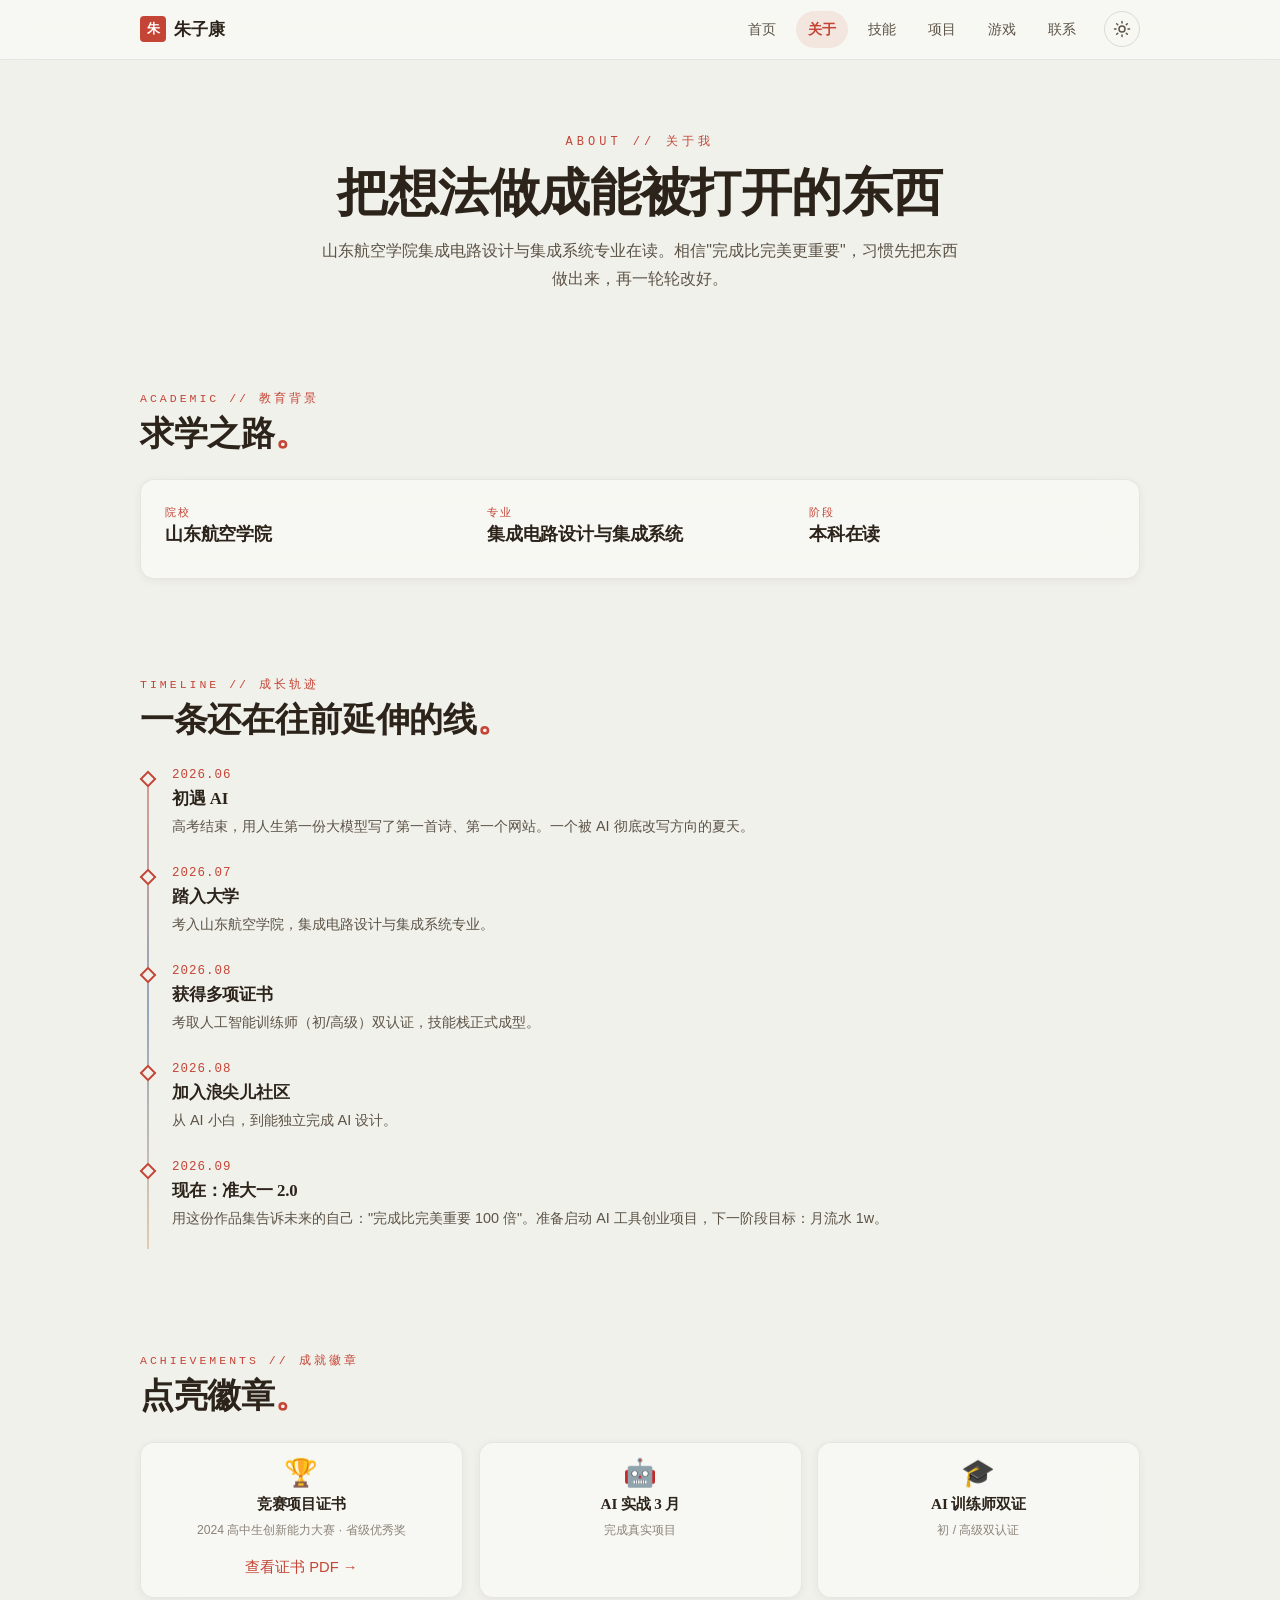
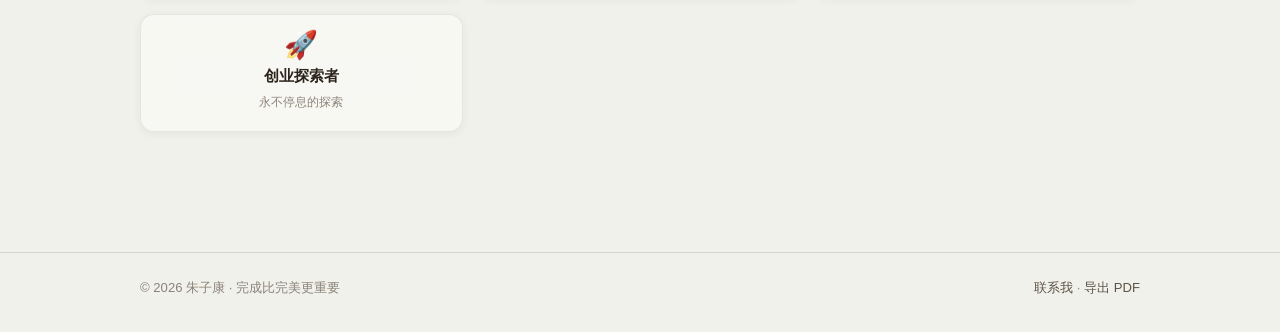
<file: about.html>
<!DOCTYPE html>
<html lang="zh-CN">
<head>
<meta charset="UTF-8">
<meta name="viewport" content="width=device-width, initial-scale=1">
<title>关于我 · 朱子康 | 教育背景与成长时间线</title>
<meta name="description" content="朱子康的成长轨迹：从高考后初遇 AI，到考入山东航空学院集成电路专业，再到完成多项 AI 技能认证的完整时间线。">
<meta name="theme-color" content="#F1F1EB">
<link rel="canonical" href="https://qsefthuko753951.github.io/ZK/about.html">
<link rel="icon" href="images/favicon.png" sizes="256x256">
<link rel="icon" href="favicon.ico" sizes="48x48">
<meta property="og:type" content="profile">
<meta property="og:title" content="关于我 · 朱子康">
<meta property="og:description" content="教育背景、成长时间线与成就徽章。">
<meta property="og:url" content="https://qsefthuko753951.github.io/ZK/about.html">
<meta property="og:image" content="https://qsefthuko753951.github.io/ZK/images/robocon-01.webp">
<link rel="stylesheet" href="assets/css/tokens.css">
<link rel="stylesheet" href="assets/css/main.css">
<script>(function(){ try { var t = localStorage.getItem('zk-theme'); if (t) document.documentElement.setAttribute('data-theme', t); } catch (e) {} })();</script>
</head>
<body>

<header class="site-nav">
    <div class="nav-inner">
        <a class="nav-brand" href="index.html"><span class="seal">朱</span>朱子康</a>
        <button class="nav-toggle" aria-expanded="false" aria-label="打开导航菜单">☰</button>
        <nav class="nav-links" id="nav-links">
            <a href="index.html">首页</a>
            <a href="about.html" class="is-active">关于</a>
            <a href="skills.html">技能</a>
            <a href="projects.html">项目</a>
            <a href="games.html">游戏</a>
            <a href="contact.html">联系</a>
        </nav>
        <button class="theme-toggle" aria-label="切换深色 / 浅色模式" title="切换主题">
            <svg class="icon-sun" viewBox="0 0 24 24" fill="none" stroke="currentColor" stroke-width="2" stroke-linecap="round"><circle cx="12" cy="12" r="4"></circle><path d="M12 2v2M12 20v2M2 12h2M20 12h2M4.9 4.9l1.4 1.4M17.7 17.7l1.4 1.4M19.1 4.9l-1.4 1.4M6.3 17.7l-1.4 1.4"></path></svg>
            <svg class="icon-moon" viewBox="0 0 24 24" fill="none" stroke="currentColor" stroke-width="2" stroke-linecap="round" stroke-linejoin="round"><path d="M21 12.8A9 9 0 1 1 11.2 3a7 7 0 0 0 9.8 9.8z"></path></svg>
        </button>
    </div>
</header>

<main class="site-main">
    <div class="page-head container">
        <div class="eyebrow">ABOUT // 关于我</div>
        <h1>把想法做成能被打开的东西</h1>
        <p>山东航空学院集成电路设计与集成系统专业在读。相信"完成比完美更重要"，习惯先把东西做出来，再一轮轮改好。</p>
    </div>

    <!-- 教育背景 -->
    <section data-snap class="section">
        <div class="container">
            <div class="section-head reveal">
                <div class="eyebrow">ACADEMIC // 教育背景</div>
                <h2>求学之路<span class="dot">。</span></h2>
            </div>
            <div class="card reveal">
                <div class="grid grid-3">
                    <div><div class="eyebrow">院校</div><h3>山东航空学院</h3></div>
                    <div><div class="eyebrow">专业</div><h3>集成电路设计与集成系统</h3></div>
                    <div><div class="eyebrow">阶段</div><h3>本科在读</h3></div>
                </div>
            </div>
        </div>
    </section>

    <!-- 成长时间线 -->
    <section class="section ink-reveal">
        <div class="container">
            <div class="section-head reveal">
                <div class="eyebrow">TIMELINE // 成长轨迹</div>
                <h2>一条还在往前延伸的线<span class="dot">。</span></h2>
            </div>
            <div class="timeline reveal">
                <div class="tl-item">
                    <div class="tl-date">2026.06</div>
                    <h3>初遇 AI</h3>
                    <p>高考结束，用人生第一份大模型写了第一首诗、第一个网站。一个被 AI 彻底改写方向的夏天。</p>
                </div>
                <div class="tl-item">
                    <div class="tl-date">2026.07</div>
                    <h3>踏入大学</h3>
                    <p>考入山东航空学院，集成电路设计与集成系统专业。</p>
                </div>
                <div class="tl-item">
                    <div class="tl-date">2026.08</div>
                    <h3>获得多项证书</h3>
                    <p>考取人工智能训练师（初/高级）双认证，技能栈正式成型。</p>
                </div>
                <div class="tl-item">
                    <div class="tl-date">2026.08</div>
                    <h3>加入浪尖儿社区</h3>
                    <p>从 AI 小白，到能独立完成 AI 设计。</p>
                </div>
                <div class="tl-item">
                    <div class="tl-date">2026.09</div>
                    <h3>现在：准大一 2.0</h3>
                    <p>用这份作品集告诉未来的自己："完成比完美重要 100 倍"。准备启动 AI 工具创业项目，下一阶段目标：月流水 1w。</p>
                </div>
            </div>
        </div>
    </section>

    <!-- 成就徽章 -->
    <section data-snap class="section">
        <div class="container">
            <div class="section-head reveal">
                <div class="eyebrow">ACHIEVEMENTS // 成就徽章</div>
                <h2>点亮徽章<span class="dot">。</span></h2>
            </div>
            <div class="grid grid-auto">
                <div class="card badge reveal">
                    <div class="icon">🏆</div>
                    <h4>竞赛项目证书</h4>
                    <span>2024 高中生创新能力大赛 · 省级优秀奖</span>
                    <p style="margin-top:var(--sp-3);margin-bottom:0"><a href="images/cert_award_20241787541253835.pdf" target="_blank" rel="noopener">查看证书 PDF →</a></p>
                </div>
                <div class="card badge reveal">
                    <div class="icon">🤖</div>
                    <h4>AI 实战 3 月</h4>
                    <span>完成真实项目</span>
                </div>
                <div class="card badge reveal">
                    <div class="icon">🎓</div>
                    <h4>AI 训练师双证</h4>
                    <span>初 / 高级双认证</span>
                </div>
                <div class="card badge reveal">
                    <div class="icon">🚀</div>
                    <h4>创业探索者</h4>
                    <span>永不停息的探索</span>
                </div>
            </div>
        </div>
    </section>
</main>

<footer class="site-footer">
    <div class="container footer-inner">
        <div>© <span data-year>2026</span> 朱子康 · 完成比完美更重要</div>
        <div><a href="contact.html">联系我</a> · <a href="#" onclick="window.print();return false;">导出 PDF</a></div>
    </div>
</footer>

<script src="assets/js/config.js"></script>
<script src="assets/js/theme.js"></script>
<script src="assets/js/site.js"></script>
<script src="assets/js/cursor-particles.js"></script>
<script src="assets/js/smooth-scroll.js"></script>

<script type="application/ld+json">
{
  "@context": "https://schema.org",
  "@type": "BreadcrumbList",
  "itemListElement": [
    { "@type": "ListItem", "position": 1, "name": "首页", "item": "https://qsefthuko753951.github.io/ZK/" },
    { "@type": "ListItem", "position": 2, "name": "关于我", "item": "https://qsefthuko753951.github.io/ZK/about.html" }
  ]
}
</script>
</body>
</html>
</file>
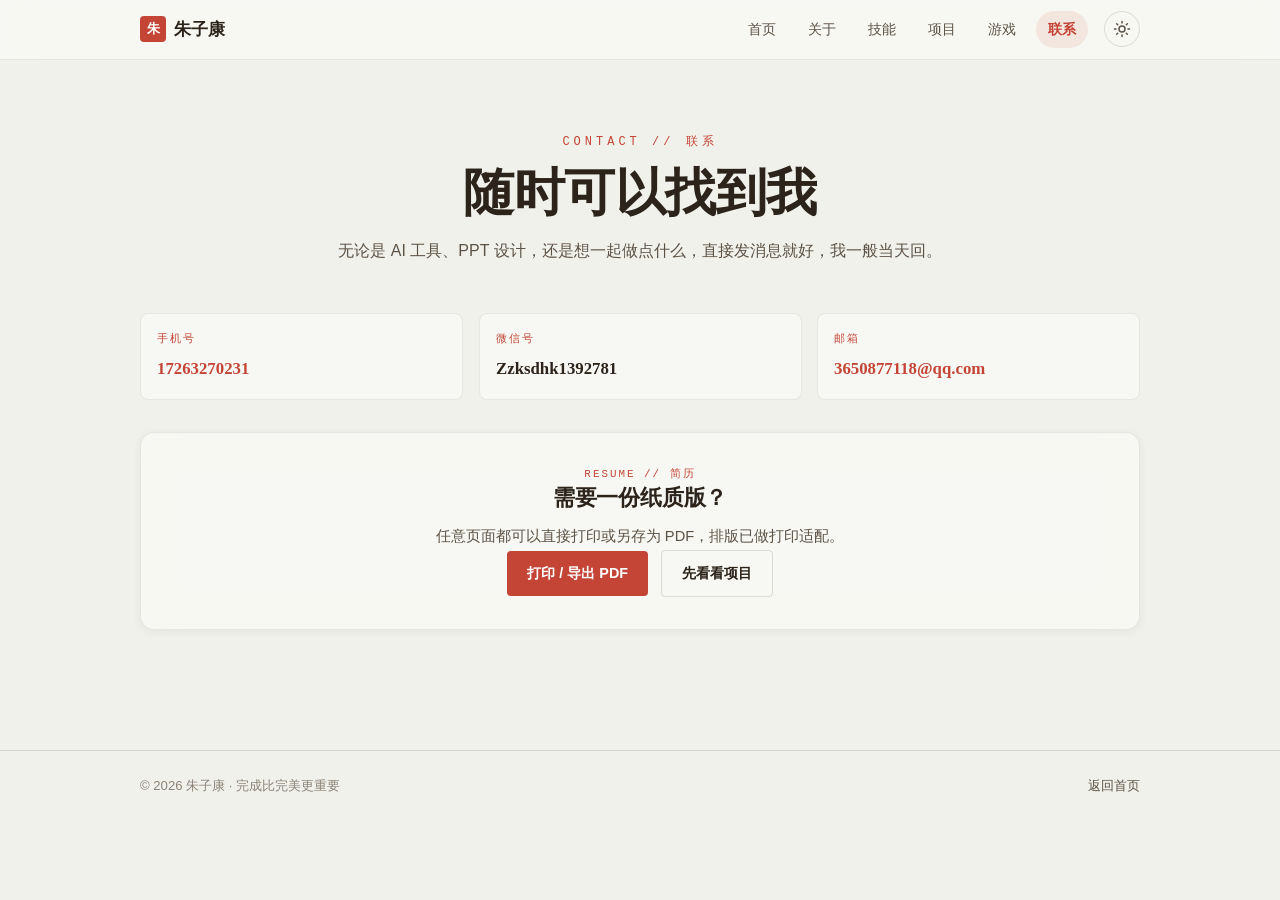
<file: contact.html>
<!DOCTYPE html>
<html lang="zh-CN">
<head>
<meta charset="UTF-8">
<meta name="viewport" content="width=device-width, initial-scale=1">
<title>联系我 · 朱子康 | 邮箱 · 微信 · 手机</title>
<meta name="description" content="联系朱子康：手机号、微信号与邮箱，欢迎交流 AI 应用、视觉设计与内容创作，或一起做点东西。">
<meta name="theme-color" content="#F1F1EB">
<link rel="canonical" href="https://qsefthuko753951.github.io/ZK/contact.html">
<link rel="icon" href="images/favicon.png" sizes="256x256">
<link rel="icon" href="favicon.ico" sizes="48x48">
<meta property="og:type" content="website">
<meta property="og:title" content="联系我 · 朱子康">
<meta property="og:description" content="手机号、微信号与邮箱，欢迎交流。">
<meta property="og:url" content="https://qsefthuko753951.github.io/ZK/contact.html">
<meta property="og:image" content="https://qsefthuko753951.github.io/ZK/images/robocon-01.webp">
<link rel="stylesheet" href="assets/css/tokens.css">
<link rel="stylesheet" href="assets/css/main.css">
<script>(function(){ try { var t = localStorage.getItem('zk-theme'); if (t) document.documentElement.setAttribute('data-theme', t); } catch (e) {} })();</script>
</head>
<body>

<header class="site-nav">
    <div class="nav-inner">
        <a class="nav-brand" href="index.html"><span class="seal">朱</span>朱子康</a>
        <button class="nav-toggle" aria-expanded="false" aria-label="打开导航菜单">☰</button>
        <nav class="nav-links" id="nav-links">
            <a href="index.html">首页</a>
            <a href="about.html">关于</a>
            <a href="skills.html">技能</a>
            <a href="projects.html">项目</a>
            <a href="games.html">游戏</a>
            <a href="contact.html" class="is-active">联系</a>
        </nav>
        <button class="theme-toggle" aria-label="切换深色 / 浅色模式" title="切换主题">
            <svg class="icon-sun" viewBox="0 0 24 24" fill="none" stroke="currentColor" stroke-width="2" stroke-linecap="round"><circle cx="12" cy="12" r="4"></circle><path d="M12 2v2M12 20v2M2 12h2M20 12h2M4.9 4.9l1.4 1.4M17.7 17.7l1.4 1.4M19.1 4.9l-1.4 1.4M6.3 17.7l-1.4 1.4"></path></svg>
            <svg class="icon-moon" viewBox="0 0 24 24" fill="none" stroke="currentColor" stroke-width="2" stroke-linecap="round" stroke-linejoin="round"><path d="M21 12.8A9 9 0 1 1 11.2 3a7 7 0 0 0 9.8 9.8z"></path></svg>
        </button>
    </div>
</header>

<main class="site-main">
    <div class="page-head container">
        <div class="eyebrow">CONTACT // 联系</div>
        <h1>随时可以找到我</h1>
        <p>无论是 AI 工具、PPT 设计，还是想一起做点什么，直接发消息就好，我一般当天回。</p>
    </div>

    <section class="section" style="padding-top:0">
        <div class="container">
            <div class="contact-list">
                <div class="contact-item reveal">
                    <div class="label">手机号</div>
                    <div class="value"><a href="tel:17263270231">17263270231</a></div>
                </div>
                <div class="contact-item reveal">
                    <div class="label">微信号</div>
                    <div class="value">Zzksdhk1392781</div>
                </div>
                <div class="contact-item reveal">
                    <div class="label">邮箱</div>
                    <div class="value"><a href="mailto:3650877118@qq.com">3650877118@qq.com</a></div>
                </div>
            </div>

            <div class="card reveal" style="margin-top:var(--sp-6);text-align:center;padding:var(--sp-6) var(--sp-5)">
                <div class="eyebrow">RESUME // 简历</div>
                <h2 style="font-size:1.4rem">需要一份纸质版？</h2>
                <p>任意页面都可以直接打印或另存为 PDF，排版已做打印适配。</p>
                <button class="btn" onclick="window.print()">打印 / 导出 PDF</button>
                <a class="btn btn-ghost" href="projects.html" style="margin-left:var(--sp-2)">先看看项目</a>
            </div>
        </div>
    </section>
</main>

<footer class="site-footer">
    <div class="container footer-inner">
        <div>© <span data-year>2026</span> 朱子康 · 完成比完美更重要</div>
        <div><a href="index.html">返回首页</a></div>
    </div>
</footer>

<script src="assets/js/config.js"></script>
<script src="assets/js/theme.js"></script>
<script src="assets/js/site.js"></script>
<script src="assets/js/cursor-particles.js"></script>
<script src="assets/js/smooth-scroll.js"></script>

<script type="application/ld+json">
{
  "@context": "https://schema.org",
  "@type": "BreadcrumbList",
  "itemListElement": [
    { "@type": "ListItem", "position": 1, "name": "首页", "item": "https://qsefthuko753951.github.io/ZK/" },
    { "@type": "ListItem", "position": 2, "name": "联系我", "item": "https://qsefthuko753951.github.io/ZK/contact.html" }
  ]
}
</script>
</body>
</html>
</file>
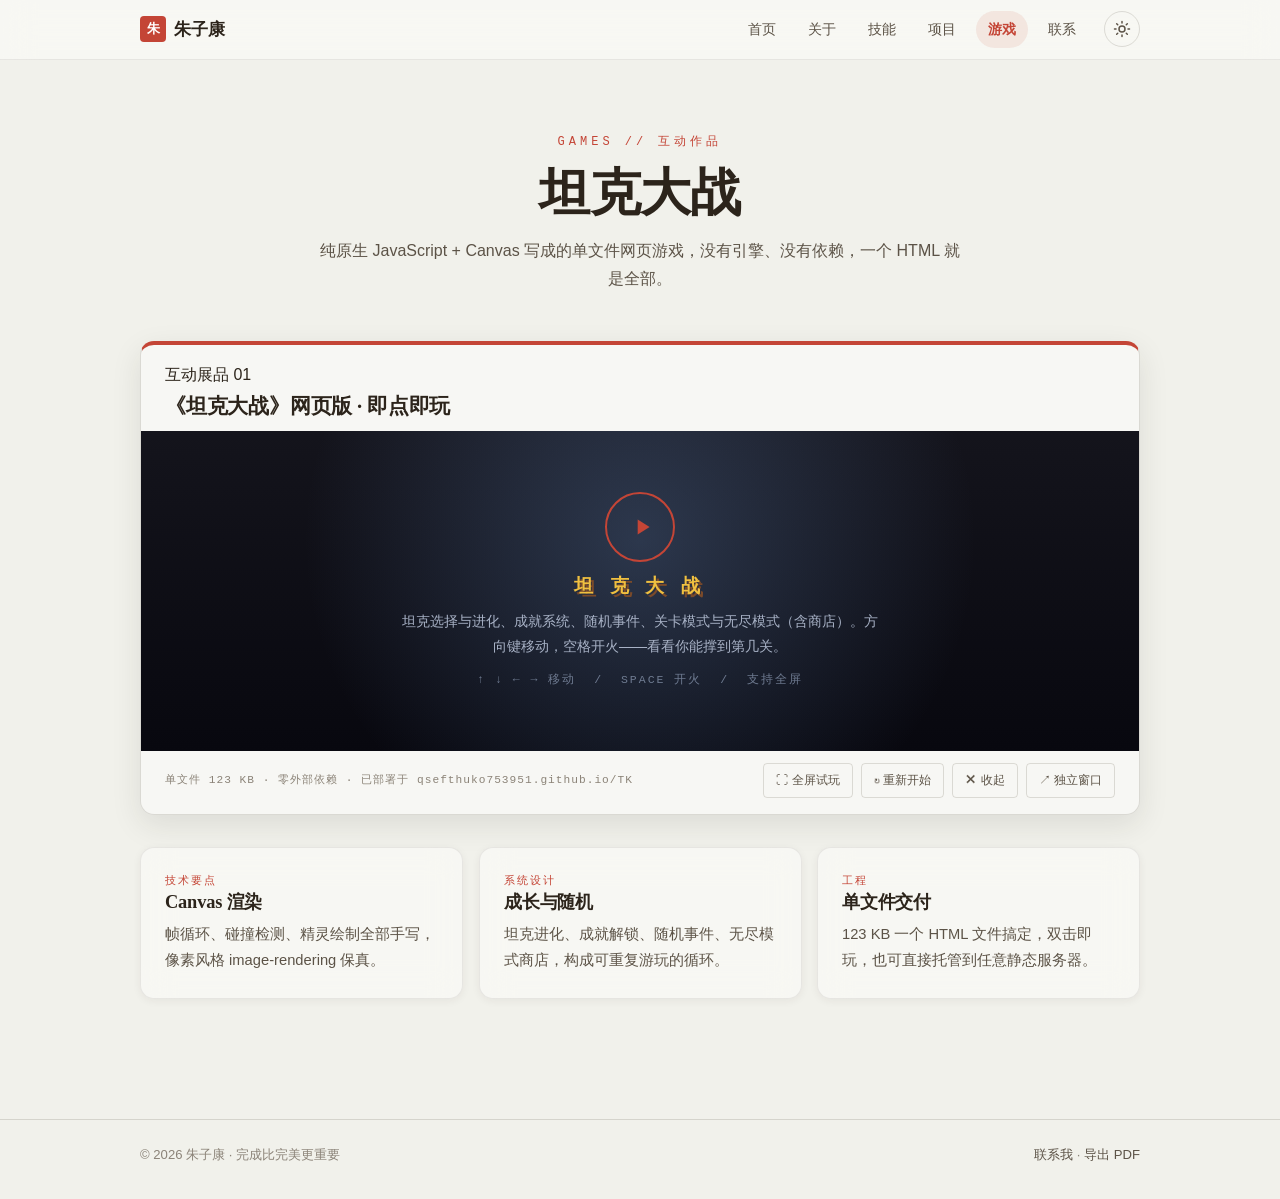
<file: games.html>
<!DOCTYPE html>
<html lang="zh-CN">
<head>
<meta charset="UTF-8">
<meta name="viewport" content="width=device-width, initial-scale=1">
<title>坦克大战 · 在线试玩 | 朱子康的作品集</title>
<meta name="description" content="纯原生 JavaScript + Canvas 单文件实现的坦克大战网页游戏：坦克选择与进化、成就系统、随机事件、关卡模式与无尽模式，支持在线试玩。">
<meta name="theme-color" content="#F1F1EB">
<link rel="canonical" href="https://qsefthuko753951.github.io/ZK/games.html">
<link rel="icon" href="images/favicon.png" sizes="256x256">
<link rel="icon" href="favicon.ico" sizes="48x48">
<meta property="og:type" content="website">
<meta property="og:title" content="坦克大战 · 在线试玩">
<meta property="og:description" content="原生 JS + Canvas 单文件游戏，无需下载即点即玩。">
<meta property="og:url" content="https://qsefthuko753951.github.io/ZK/games.html">
<meta property="og:image" content="https://qsefthuko753951.github.io/ZK/images/robocon-01.webp">
<link rel="stylesheet" href="assets/css/tokens.css">
<link rel="stylesheet" href="assets/css/main.css">
<script>(function(){ try { var t = localStorage.getItem('zk-theme'); if (t) document.documentElement.setAttribute('data-theme', t); } catch (e) {} })();</script>
</head>
<body>

<header class="site-nav">
    <div class="nav-inner">
        <a class="nav-brand" href="index.html"><span class="seal">朱</span>朱子康</a>
        <button class="nav-toggle" aria-expanded="false" aria-label="打开导航菜单">☰</button>
        <nav class="nav-links" id="nav-links">
            <a href="index.html">首页</a>
            <a href="about.html">关于</a>
            <a href="skills.html">技能</a>
            <a href="projects.html">项目</a>
            <a href="games.html" class="is-active">游戏</a>
            <a href="contact.html">联系</a>
        </nav>
        <button class="theme-toggle" aria-label="切换深色 / 浅色模式" title="切换主题">
            <svg class="icon-sun" viewBox="0 0 24 24" fill="none" stroke="currentColor" stroke-width="2" stroke-linecap="round"><circle cx="12" cy="12" r="4"></circle><path d="M12 2v2M12 20v2M2 12h2M20 12h2M4.9 4.9l1.4 1.4M17.7 17.7l1.4 1.4M19.1 4.9l-1.4 1.4M6.3 17.7l-1.4 1.4"></path></svg>
            <svg class="icon-moon" viewBox="0 0 24 24" fill="none" stroke="currentColor" stroke-width="2" stroke-linecap="round" stroke-linejoin="round"><path d="M21 12.8A9 9 0 1 1 11.2 3a7 7 0 0 0 9.8 9.8z"></path></svg>
        </button>
    </div>
</header>

<main class="site-main">
    <div class="page-head container">
        <div class="eyebrow">GAMES // 互动作品</div>
        <h1>坦克大战</h1>
        <p>纯原生 JavaScript + Canvas 写成的单文件网页游戏，没有引擎、没有依赖，一个 HTML 就是全部。</p>
    </div>

    <section class="section" style="padding-top:0">
        <div class="container">
            <div class="play-cabinet reveal">
                <div class="play-head">
                    <div class="eyebrow">互动展品 01</div>
                    <h2>《坦克大战》网页版 · 即点即玩</h2>
                </div>
                <div class="play-stage">
                    <div class="play-poster" id="play-poster" onclick="startGame()" role="button" tabindex="0">
                        <div class="play-badge-btn"><svg viewBox="0 0 24 24" aria-hidden="true"><path d="M8 5v14l11-7z"></path></svg></div>
                        <h3>坦 克 大 战</h3>
                        <p>坦克选择与进化、成就系统、随机事件、关卡模式与无尽模式（含商店）。方向键移动，空格开火——看看你能撑到第几关。</p>
                        <div class="keys">↑ ↓ ← → 移动 &nbsp;/&nbsp; SPACE 开火 &nbsp;/&nbsp; 支持全屏</div>
                    </div>
                    <div class="frame-wrap" id="frame-wrap" hidden>
                        <div class="frame-scaler" id="frame-scaler">
                            <iframe id="game-frame" title="坦克大战在线试玩" loading="lazy" allowfullscreen></iframe>
                        </div>
                    </div>
                </div>
                <div class="play-tools">
                    <span class="meta">单文件 123 KB · 零外部依赖 · 已部署于 qsefthuko753951.github.io/TK</span>
                    <button class="mini-btn" id="game-full">⛶ 全屏试玩</button>
                    <button class="mini-btn" id="game-reload">↻ 重新开始</button>
                    <button class="mini-btn" id="game-close">✕ 收起</button>
                    <a class="mini-btn" href="https://qsefthuko753951.github.io/TK/" target="_blank" rel="noopener">↗ 独立窗口</a>
                </div>
            </div>

            <div class="grid grid-3" style="margin-top:var(--sp-6)">
                <div class="card reveal">
                    <div class="eyebrow">技术要点</div>
                    <h3>Canvas 渲染</h3>
                    <p>帧循环、碰撞检测、精灵绘制全部手写，像素风格 image-rendering 保真。</p>
                </div>
                <div class="card reveal">
                    <div class="eyebrow">系统设计</div>
                    <h3>成长与随机</h3>
                    <p>坦克进化、成就解锁、随机事件、无尽模式商店，构成可重复游玩的循环。</p>
                </div>
                <div class="card reveal">
                    <div class="eyebrow">工程</div>
                    <h3>单文件交付</h3>
                    <p>123 KB 一个 HTML 文件搞定，双击即玩，也可直接托管到任意静态服务器。</p>
                </div>
            </div>
        </div>
    </section>
</main>

<footer class="site-footer">
    <div class="container footer-inner">
        <div>© <span data-year>2026</span> 朱子康 · 完成比完美更重要</div>
        <div><a href="contact.html">联系我</a> · <a href="#" onclick="window.print();return false;">导出 PDF</a></div>
    </div>
</footer>

<script src="assets/js/config.js"></script>
<script src="assets/js/theme.js"></script>
<script src="assets/js/site.js"></script>
<script src="assets/js/cursor-particles.js"></script>
<script src="assets/js/smooth-scroll.js"></script>
<script src="assets/js/games.js"></script>

<script type="application/ld+json">
{
  "@context": "https://schema.org",
  "@type": "BreadcrumbList",
  "itemListElement": [
    { "@type": "ListItem", "position": 1, "name": "首页", "item": "https://qsefthuko753951.github.io/ZK/" },
    { "@type": "ListItem", "position": 2, "name": "坦克大战试玩", "item": "https://qsefthuko753951.github.io/ZK/games.html" }
  ]
}
</script>
</body>
</html>
</file>
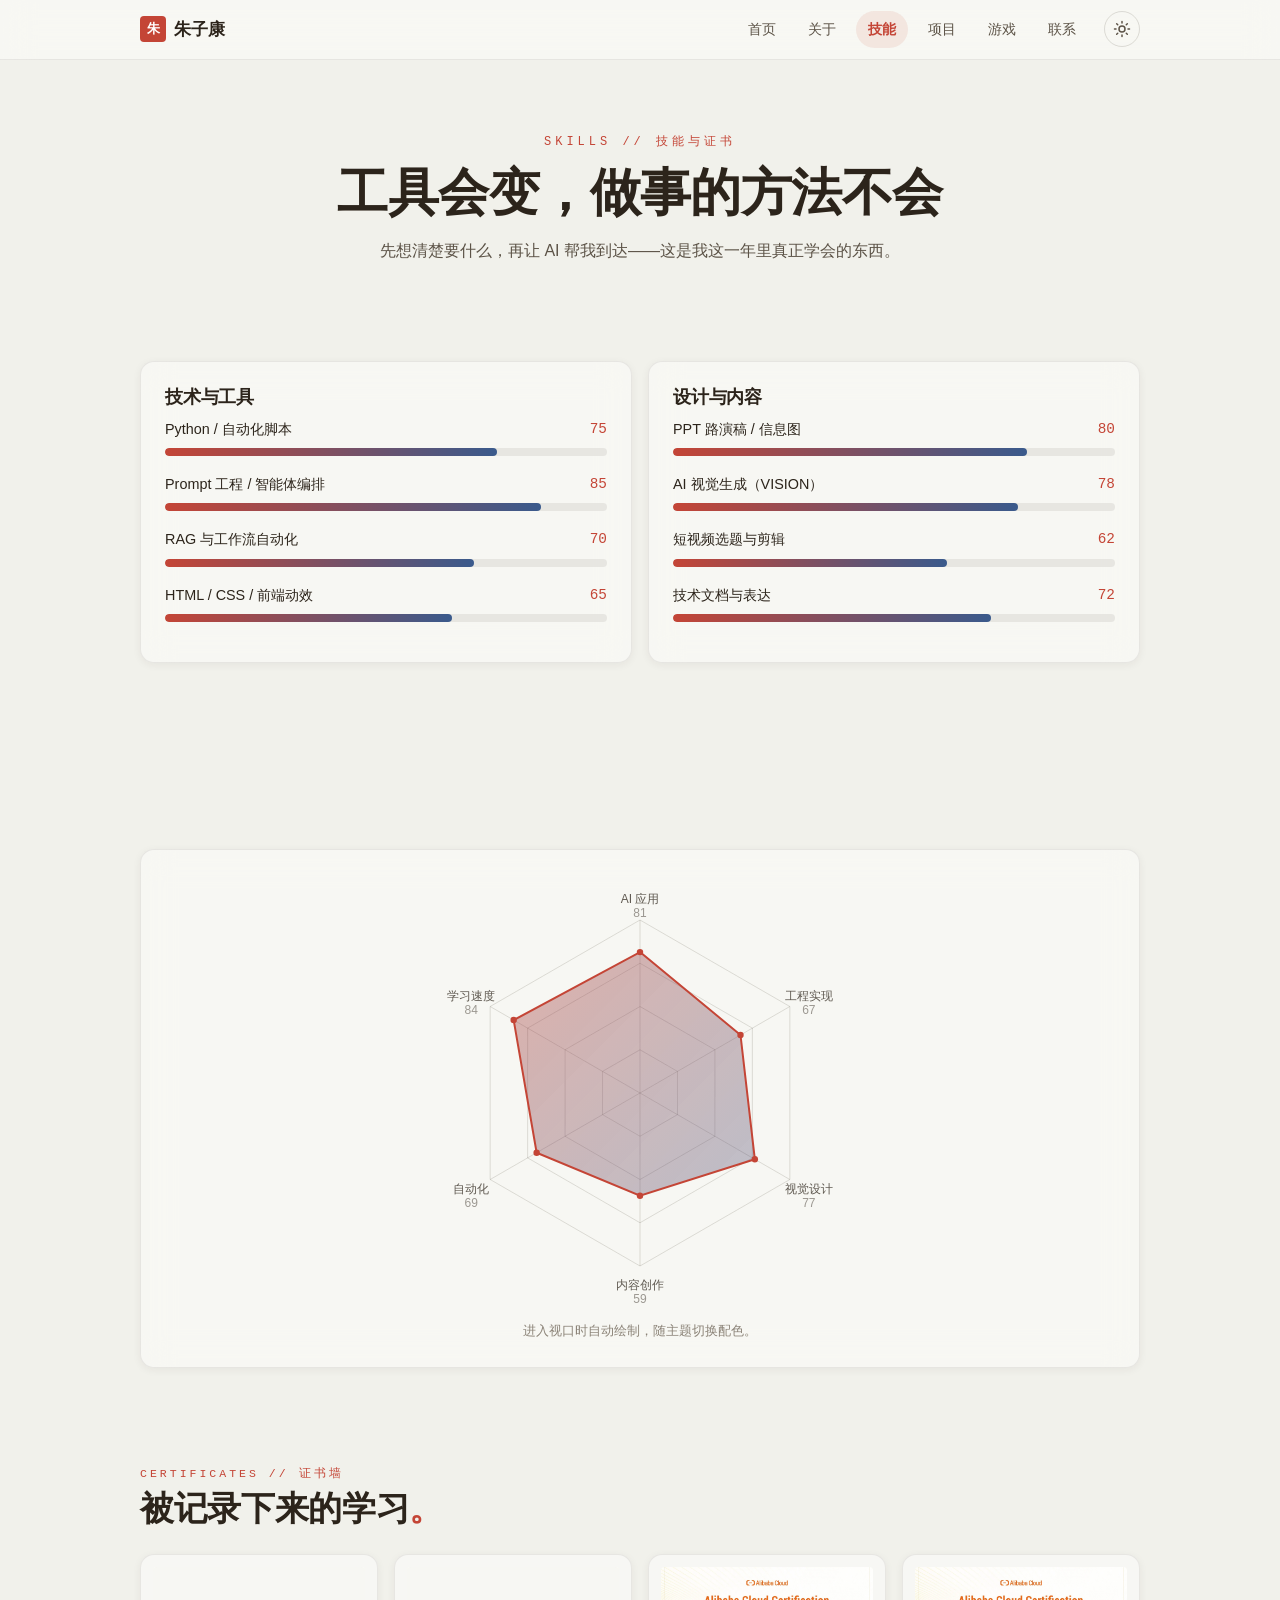
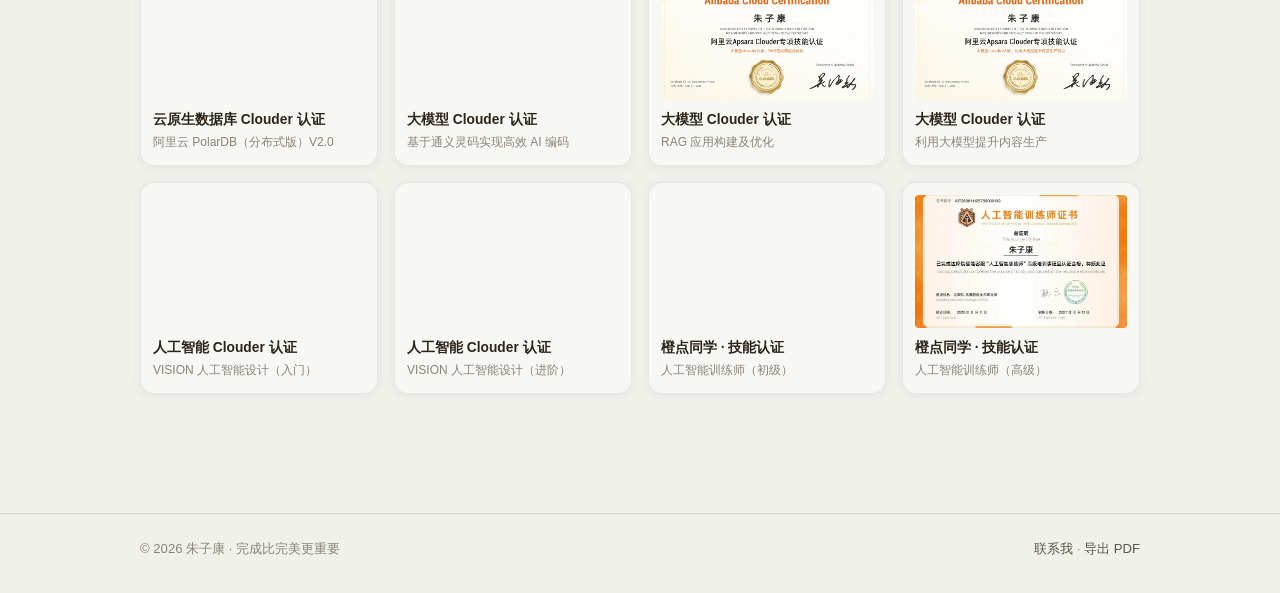
<file: skills.html>
<!DOCTYPE html>
<html lang="zh-CN">
<head>
<meta charset="UTF-8">
<meta name="viewport" content="width=device-width, initial-scale=1">
<title>技能与证书 · 朱子康 | AI 应用、设计与内容创作</title>
<meta name="description" content="朱子康的技能栈与证书墙：Python、Prompt 工程、RAG 工作流、视觉设计、视频剪辑，以及阿里云与人工智能训练师系列认证。">
<meta name="theme-color" content="#F1F1EB">
<link rel="canonical" href="https://qsefthuko753951.github.io/ZK/skills.html">
<link rel="icon" href="images/favicon.png" sizes="256x256">
<link rel="icon" href="favicon.ico" sizes="48x48">
<meta property="og:type" content="profile">
<meta property="og:title" content="技能与证书 · 朱子康">
<meta property="og:description" content="技能栈与证书墙一览。">
<meta property="og:url" content="https://qsefthuko753951.github.io/ZK/skills.html">
<meta property="og:image" content="https://qsefthuko753951.github.io/ZK/images/robocon-01.webp">
<link rel="stylesheet" href="assets/css/tokens.css">
<link rel="stylesheet" href="assets/css/main.css">
<script>(function(){ try { var t = localStorage.getItem('zk-theme'); if (t) document.documentElement.setAttribute('data-theme', t); } catch (e) {} })();</script>
</head>
<body>

<header class="site-nav">
    <div class="nav-inner">
        <a class="nav-brand" href="index.html"><span class="seal">朱</span>朱子康</a>
        <button class="nav-toggle" aria-expanded="false" aria-label="打开导航菜单">☰</button>
        <nav class="nav-links" id="nav-links">
            <a href="index.html">首页</a>
            <a href="about.html">关于</a>
            <a href="skills.html" class="is-active">技能</a>
            <a href="projects.html">项目</a>
            <a href="games.html">游戏</a>
            <a href="contact.html">联系</a>
        </nav>
        <button class="theme-toggle" aria-label="切换深色 / 浅色模式" title="切换主题">
            <svg class="icon-sun" viewBox="0 0 24 24" fill="none" stroke="currentColor" stroke-width="2" stroke-linecap="round"><circle cx="12" cy="12" r="4"></circle><path d="M12 2v2M12 20v2M2 12h2M20 12h2M4.9 4.9l1.4 1.4M17.7 17.7l1.4 1.4M19.1 4.9l-1.4 1.4M6.3 17.7l-1.4 1.4"></path></svg>
            <svg class="icon-moon" viewBox="0 0 24 24" fill="none" stroke="currentColor" stroke-width="2" stroke-linecap="round" stroke-linejoin="round"><path d="M21 12.8A9 9 0 1 1 11.2 3a7 7 0 0 0 9.8 9.8z"></path></svg>
        </button>
    </div>
</header>

<main class="site-main">
    <div class="page-head container">
        <div class="eyebrow">SKILLS // 技能与证书</div>
        <h1>工具会变，做事的方法不会</h1>
        <p>先想清楚要什么，再让 AI 帮我到达——这是我这一年里真正学会的东西。</p>
    </div>

    <!-- 技能条 -->
    <section data-snap class="section">
        <div class="container">
            <div class="grid grid-2">
                <div class="card reveal">
                    <h3>技术与工具</h3>
                    <div class="skill-row">
                        <div class="top"><span>Python / 自动化脚本</span><span class="val">75</span></div>
                        <div class="bar"><i data-value="75"></i></div>
                    </div>
                    <div class="skill-row">
                        <div class="top"><span>Prompt 工程 / 智能体编排</span><span class="val">85</span></div>
                        <div class="bar"><i data-value="85"></i></div>
                    </div>
                    <div class="skill-row">
                        <div class="top"><span>RAG 与工作流自动化</span><span class="val">70</span></div>
                        <div class="bar"><i data-value="70"></i></div>
                    </div>
                    <div class="skill-row">
                        <div class="top"><span>HTML / CSS / 前端动效</span><span class="val">65</span></div>
                        <div class="bar"><i data-value="65"></i></div>
                    </div>
                </div>
                <div class="card reveal">
                    <h3>设计与内容</h3>
                    <div class="skill-row">
                        <div class="top"><span>PPT 路演稿 / 信息图</span><span class="val">80</span></div>
                        <div class="bar"><i data-value="80"></i></div>
                    </div>
                    <div class="skill-row">
                        <div class="top"><span>AI 视觉生成（VISION）</span><span class="val">78</span></div>
                        <div class="bar"><i data-value="78"></i></div>
                    </div>
                    <div class="skill-row">
                        <div class="top"><span>短视频选题与剪辑</span><span class="val">62</span></div>
                        <div class="bar"><i data-value="62"></i></div>
                    </div>
                    <div class="skill-row">
                        <div class="top"><span>技术文档与表达</span><span class="val">72</span></div>
                        <div class="bar"><i data-value="72"></i></div>
                    </div>
                </div>
            </div>
        </div>
    </section>

    <!-- 能力雷达图 -->
    <section data-snap class="section">
        <div class="container">
            <div class="section-head reveal">
                <div class="eyebrow">RADAR // 能力雷达</div>
                <h2>六个维度的自评<span class="dot">。</span></h2>
            </div>
            <div class="card reveal">
                <div class="radar-wrap">
                    <canvas id="radar" role="img" aria-label="能力雷达图：AI 应用 85、工程实现 70、视觉设计 80、内容创作 62、自动化 72、学习速度 88"></canvas>
                    <p style="color:var(--c-ink-3);font-size:0.82rem;text-align:center;margin:0">进入视口时自动绘制，随主题切换配色。</p>
                </div>
            </div>
        </div>
    </section>

    <!-- 证书墙 -->
    <section class="section ink-reveal" id="certs">
        <div class="container">
            <div class="section-head reveal">
                <div class="eyebrow">CERTIFICATES // 证书墙</div>
                <h2>被记录下来的学习<span class="dot">。</span></h2>
            </div>
            <div class="cert-grid">
                <div class="card cert reveal">
                    <img loading="lazy" decoding="async" src="images/img_88a2a377e8d26227c65a3c013d86895f.webp" alt="云原生数据库 PolarDB 认证">
                    <div class="name">云原生数据库 Clouder 认证</div>
                    <div class="from">阿里云 PolarDB（分布式版）V2.0</div>
                </div>
                <div class="card cert reveal">
                    <img loading="lazy" decoding="async" src="images/img_2d38691a493ce94ec5cb2b132c0ee8ad.webp" alt="通义灵码 AI 编码认证">
                    <div class="name">大模型 Clouder 认证</div>
                    <div class="from">基于通义灵码实现高效 AI 编码</div>
                </div>
                <div class="card cert reveal">
                    <img loading="lazy" decoding="async" src="images/img_4f5d1cfb66dc43c439d6a6499d232c76.webp" alt="RAG 应用构建认证">
                    <div class="name">大模型 Clouder 认证</div>
                    <div class="from">RAG 应用构建及优化</div>
                </div>
                <div class="card cert reveal">
                    <img loading="lazy" decoding="async" src="images/img_f6d0657455a3552a3ed5e4b6be466fdd.webp" alt="大模型内容生产认证">
                    <div class="name">大模型 Clouder 认证</div>
                    <div class="from">利用大模型提升内容生产</div>
                </div>
                <div class="card cert reveal">
                    <img loading="lazy" decoding="async" src="images/img_1297441b3c53c957b202bc2b13368ca9.webp" alt="VISION 人工智能设计入门认证">
                    <div class="name">人工智能 Clouder 认证</div>
                    <div class="from">VISION 人工智能设计（入门）</div>
                </div>
                <div class="card cert reveal">
                    <img loading="lazy" decoding="async" src="images/img_cfe084a19db809eb479b7f37f53d803d.webp" alt="VISION 人工智能设计进阶认证">
                    <div class="name">人工智能 Clouder 认证</div>
                    <div class="from">VISION 人工智能设计（进阶）</div>
                </div>
                <div class="card cert reveal">
                    <img loading="lazy" decoding="async" src="images/7ec7888477cb56054520a9891865ab1e.webp" alt="人工智能训练师初级证书">
                    <div class="name">橙点同学 · 技能认证</div>
                    <div class="from">人工智能训练师（初级）</div>
                </div>
                <div class="card cert reveal">
                    <img loading="lazy" decoding="async" src="images/4ca6781686e0de62cffa6f5609415ae2.webp" alt="人工智能训练师高级证书">
                    <div class="name">橙点同学 · 技能认证</div>
                    <div class="from">人工智能训练师（高级）</div>
                </div>
            </div>
        </div>
    </section>
</main>

<footer class="site-footer">
    <div class="container footer-inner">
        <div>© <span data-year>2026</span> 朱子康 · 完成比完美更重要</div>
        <div><a href="contact.html">联系我</a> · <a href="#" onclick="window.print();return false;">导出 PDF</a></div>
    </div>
</footer>

<script src="assets/js/config.js"></script>
<script src="assets/js/theme.js"></script>
<script src="assets/js/site.js"></script>
<script src="assets/js/radar.js"></script>
<script src="assets/js/cursor-particles.js"></script>
<script src="assets/js/smooth-scroll.js"></script>

<script type="application/ld+json">
{
  "@context": "https://schema.org",
  "@type": "BreadcrumbList",
  "itemListElement": [
    { "@type": "ListItem", "position": 1, "name": "首页", "item": "https://qsefthuko753951.github.io/ZK/" },
    { "@type": "ListItem", "position": 2, "name": "技能与证书", "item": "https://qsefthuko753951.github.io/ZK/skills.html" }
  ]
}
</script>
</body>
</html>
</file>
<file: assets/css/tokens.css>
/* ==========================================================================
   tokens.css — 设计令牌单一来源（配色 / 字体 / 间距 / 阴影 / 动效）
   覆盖顺序：亮色默认 → 系统深色偏好 → 手动指定 data-theme
   ========================================================================== */

:root {
    /* ---------- 字体（系统栈优先，零下载零阻塞，保证 LCP 与 Lighthouse） ---------- */
    --font-serif: "Songti SC", "STSong", "Source Han Serif SC", "Noto Serif SC", "SimSun", Georgia, serif;
    --font-sans: -apple-system, BlinkMacSystemFont, "PingFang SC", "HarmonyOS Sans SC", "Microsoft YaHei", "Noto Sans SC", "Segoe UI", Roboto, sans-serif;
    --font-hand: "Xingkai SC", "STXingkai", "Kaiti SC", "STKaiti", "KaiTi", cursive;
    --font-mono: "SFMono-Regular", Menlo, Consolas, "Courier New", monospace;

    /* ---------- 间距刻度 ---------- */
    --sp-1: 0.25rem;
    --sp-2: 0.5rem;
    --sp-3: 0.75rem;
    --sp-4: 1rem;
    --sp-5: 1.5rem;
    --sp-6: 2rem;
    --sp-7: 3rem;
    --sp-8: 4.5rem;
    --sp-9: 7rem;
    --gutter: clamp(1rem, 4vw, 2.5rem);
    --maxw: 1080px;

    /* ---------- 尺寸与圆角 ---------- */
    --radius-sm: 4px;
    --radius-md: 8px;
    --radius-lg: 14px;
    --radius-full: 999px;
    --nav-h: 60px;

    /* ---------- 动效 ---------- */
    --ease-out: cubic-bezier(0.2, 1, 0.3, 1);
    --ease-io: cubic-bezier(0.5, 0, 0.2, 1);
    --dur-fast: 0.2s;
    --dur: 0.4s;
    --dur-slow: 0.8s;

    /* ================= 亮色：宣纸 × 墨 ================= */
    --c-bg: #F1F1EB;
    --c-bg-soft: #F7F7F3;
    --c-surface: rgba(250, 250, 247, 0.72);
    --c-surface-solid: #FBFAF7;
    --c-ink: #2C241B;
    --c-ink-2: #5C5347;
    --c-ink-3: #8B8378;
    --c-line: rgba(44, 36, 27, 0.14);
    --c-line-soft: rgba(44, 36, 27, 0.08);

    /* 国风三色（品牌色，深浅模式共用同一家族） */
    --c-cinnabar: #C44536;
    --c-ultramarine: #3A5A8C;
    --c-ochre: #D4A574;
    --c-gold: #B08D4F;

    --c-accent: var(--c-cinnabar);
    --c-accent-weak: rgba(196, 69, 54, 0.1);

    --shadow-sm: 0 2px 8px rgba(44, 36, 27, 0.06);
    --shadow-md: 0 10px 30px rgba(44, 36, 27, 0.10);
    --shadow-lg: 0 24px 60px rgba(44, 36, 27, 0.16);
    --shadow-geo: 5px 5px 0 var(--c-ultramarine), 10px 10px 0 rgba(196, 69, 54, 0.35);
    --glass-blur: blur(16px) saturate(160%);

    /* 画布层（水墨粒子/流动背景） */
    --ink-particle: 44, 36, 27;
    --ink-canvas-alpha: 0.5;
    --c-canvas-bg: transparent;
}

/* ---------- 深色：夜幕靛蓝 + 月华金星 ---------- */
:root[data-theme="dark"],
html[data-theme="dark"] {
    --c-bg: #0C1122;
    --c-bg-soft: #141A2E;
    --c-surface: rgba(31, 39, 64, 0.72);
    --c-surface-solid: #161C2E;
    --c-ink: #EDEAE3;
    --c-ink-2: #B9B3A8;
    --c-ink-3: #827E76;
    --c-line: rgba(237, 234, 227, 0.16);
    --c-line-soft: rgba(237, 234, 227, 0.08);

    --c-cinnabar: #E0645A;
    --c-ultramarine: #7C9FD6;
    --c-ochre: #D8B183;
    --c-gold: #E0BC72;

    /* 夜间专属：月亮 / 星辰 / 夜霭（仅深色模式使用，白天不生效） */
    --c-moon: #F3E3B6;
    --c-star: #E6EEFF;
    --c-night-glow: rgba(124, 159, 214, 0.20);
    --c-night-aurora: rgba(146, 118, 200, 0.14);

    --shadow-sm: 0 2px 8px rgba(0, 0, 0, 0.5);
    --shadow-md: 0 12px 32px rgba(0, 0, 0, 0.6);
    --shadow-lg: 0 28px 70px rgba(0, 0, 0, 0.7);
    --shadow-geo: 5px 5px 0 var(--c-ultramarine), 10px 10px 0 rgba(224, 188, 114, 0.4);

    --ink-particle: 224, 188, 114;
    --ink-canvas-alpha: 0.42;
}

/* ---------- 默认一律日间 ----------
   不再跟随系统深色：手机系统开启深色时首屏不直接变黑，
   只有用户手动点过切换按钮（写入 localStorage）才会进入夜间。 */

/* 主题切换瞬间的平滑过渡（由 JS 临时挂上，避免首屏加载时全程过渡） */
html.theme-anim,
html.theme-anim *,
html.theme-anim *::before,
html.theme-anim *::after {
    transition: background-color 0.45s var(--ease-io), border-color 0.45s var(--ease-io),
                color 0.45s var(--ease-io), fill 0.45s var(--ease-io) !important;
}
</file>
<file: assets/css/main.css>
/* ==========================================================================
   main.css — 版式与组件（颜色一律引用 tokens.css 变量，此处不写死色值）
   ========================================================================== */

*, *::before, *::after { box-sizing: border-box; }
html { -webkit-text-size-adjust: 100%; scroll-behavior: smooth; }
body {
    margin: 0;
    font-family: var(--font-sans);
    font-size: 16px;
    line-height: 1.75;
    color: var(--c-ink);
    background: var(--c-bg);
    -webkit-font-smoothing: antialiased;
    overflow-x: hidden;
    transition: background-color var(--dur) var(--ease-io), color var(--dur) var(--ease-io);
}
img, video, canvas { max-width: 100%; display: block; }
a { color: var(--c-accent); text-decoration: none; }
a:hover { text-decoration: underline; text-underline-offset: 3px; }
h1, h2, h3, h4 { font-family: var(--font-serif); font-weight: 700; line-height: 1.25; margin: 0 0 var(--sp-3); letter-spacing: -0.01em; }
p { margin: 0 0 var(--sp-4); }
ul { margin: 0; padding-left: 1.2em; }
button { font: inherit; color: inherit; }
:focus-visible { outline: 2px solid var(--c-accent); outline-offset: 3px; border-radius: var(--radius-sm); }

.container { width: 100%; max-width: var(--maxw); margin: 0 auto; padding: 0 var(--gutter); }
.sr-only { position: absolute; width: 1px; height: 1px; overflow: hidden; clip-path: inset(50%); white-space: nowrap; }

/* 跨文档页面过渡（支持的浏览器自动获得淡入淡出，不支持则无影响） */
@view-transition { navigation: auto; }
::view-transition-old(root) { animation: vtFade 0.28s var(--ease-io) both; }
::view-transition-new(root) { animation: vtIn 0.42s var(--ease-out) both; }
@keyframes vtFade { to { opacity: 0; } }
@keyframes vtIn { from { opacity: 0; transform: translateY(10px); } to { opacity: 1; transform: none; } }

/* ============ 顶部导航 ============ */
.site-nav {
    position: fixed; inset: 0 0 auto; z-index: 100; height: var(--nav-h);
    display: flex; align-items: center;
    background: var(--c-surface);
    backdrop-filter: var(--glass-blur); -webkit-backdrop-filter: var(--glass-blur);
    border-bottom: 1px solid var(--c-line-soft);
}
.nav-inner { width: 100%; max-width: var(--maxw); margin: 0 auto; padding: 0 var(--gutter); display: flex; align-items: center; gap: var(--sp-4); }
.nav-brand { font-family: var(--font-serif); font-weight: 700; font-size: 1.05rem; color: var(--c-ink); display: flex; align-items: center; gap: 8px; }
.nav-brand:hover { text-decoration: none; color: var(--c-accent); }
.nav-brand .seal {
    width: 26px; height: 26px; display: grid; place-items: center; border-radius: var(--radius-sm);
    background: var(--c-cinnabar); color: #fff; font-size: 0.8rem; font-family: var(--font-serif);
}
.nav-links { display: flex; gap: var(--sp-2); margin-left: auto; align-items: center; }
.nav-links a {
    padding: 6px 12px; border-radius: var(--radius-full); font-size: 0.9rem; color: var(--c-ink-2);
    transition: background var(--dur-fast) var(--ease-out), color var(--dur-fast) var(--ease-out);
}
.nav-links a:hover { background: var(--c-accent-weak); color: var(--c-accent); text-decoration: none; }
.nav-links a.is-active { color: var(--c-accent); font-weight: 700; background: var(--c-accent-weak); }
.nav-toggle { display: none; margin-left: auto; background: none; border: 1px solid var(--c-line); border-radius: var(--radius-sm); padding: 4px 10px; cursor: pointer; }
.theme-toggle {
    flex: none; background: none; border: 1px solid var(--c-line); border-radius: var(--radius-full);
    width: 36px; height: 36px; display: grid; place-items: center; cursor: pointer; color: var(--c-ink-2);
    transition: transform var(--dur-fast) var(--ease-out), color var(--dur-fast), border-color var(--dur-fast);
}
.theme-toggle:hover { transform: rotate(-18deg); color: var(--c-accent); border-color: var(--c-accent); }
.theme-toggle svg { width: 18px; height: 18px; }
.theme-toggle .icon-moon { display: none; }
html[data-theme="dark"] .theme-toggle .icon-sun { display: none; }
html[data-theme="dark"] .theme-toggle .icon-moon { display: block; }
@media (max-width: 820px) {
    .nav-toggle { display: block; }
    .nav-links {
        position: fixed; top: var(--nav-h); left: 0; right: 0; flex-direction: column; align-items: stretch;
        background: var(--c-surface-solid); border-bottom: 1px solid var(--c-line);
        padding: var(--sp-3) var(--gutter) var(--sp-5); gap: 0;
        transform: translateY(-120%); transition: transform var(--dur) var(--ease-out);
        backdrop-filter: var(--glass-blur); -webkit-backdrop-filter: var(--glass-blur);
    }
    .nav-links.is-open { transform: translateY(0); }
    .nav-links a { padding: 12px 4px; border-bottom: 1px solid var(--c-line-soft); border-radius: 0; }
}

/* ============ 夜间天穹：月亮 + 星辰（仅深色模式显现） ============ */
.night-sky {
    position: fixed; inset: 0; z-index: -1; pointer-events: none; overflow: hidden;
    opacity: 0; transition: opacity 0.7s var(--ease-io);
}
html[data-theme="dark"] .night-sky { opacity: 1; }

/* 夜色底：月光倾泻 + 远天紫霭，铺在 --c-bg 之上，夜间不再是死板一片黑 */
html[data-theme="dark"] .ns-glow {
    position: absolute; inset: 0;
    background:
        radial-gradient(1000px 700px at 84% 2%, var(--c-night-glow), transparent 60%),
        radial-gradient(780px 560px at 4% 98%, var(--c-night-aurora), transparent 66%),
        radial-gradient(640px 480px at 50% 60%, rgba(58, 90, 140, 0.10), transparent 70%),
        var(--c-bg);
}

/* 玉盘：月华柔光 + 呼吸 */
html[data-theme="dark"] .ns-moon {
    position: absolute; top: calc(var(--nav-h) + 3vh); right: 8vw;
    width: 88px; height: 88px; border-radius: 50%;
    background: radial-gradient(circle at 34% 30%, #FBF4DE, var(--c-moon) 56%, #E2CB90 100%);
    box-shadow: 0 0 24px 6px rgba(243, 227, 182, 0.26), 0 0 96px 34px rgba(243, 227, 182, 0.10);
    animation: moonBreath 7s var(--ease-io) infinite;
}
html[data-theme="dark"] .ns-moon::after {
    content: ''; position: absolute; inset: -20px; border-radius: 50%;
    border: 1px solid rgba(243, 227, 182, 0.16);
}
@keyframes moonBreath { 0%, 100% { opacity: 0.86; } 50% { opacity: 1; } }

/* 星辰：星点由 site.js 生成 box-shadow，两层错拍闪烁 */
html[data-theme="dark"] .ns-stars { position: absolute; top: 0; left: 0; width: 1px; height: 1px; border-radius: 50%; }
html[data-theme="dark"] .ns-stars-1 { animation: starTwinkle 5s ease-in-out infinite; }
html[data-theme="dark"] .ns-stars-2 { animation: starTwinkle 8s ease-in-out infinite reverse; }
@keyframes starTwinkle { 0%, 100% { opacity: 0.5; } 50% { opacity: 1; } }

@media (max-width: 820px) {
    html[data-theme="dark"] .ns-moon { width: 58px; height: 58px; top: calc(var(--nav-h) + 5vh); right: 7vw; }
}

/* ============ 页面骨架 ============ */
.site-main { padding-top: var(--nav-h); }
.page-head { padding: var(--sp-8) 0 var(--sp-6); text-align: center; }
.page-head .eyebrow { font-family: var(--font-mono); letter-spacing: 4px; font-size: 0.75rem; color: var(--c-accent); text-transform: uppercase; }
.page-head h1 { font-size: clamp(2rem, 5vw, 3.2rem); margin-top: var(--sp-2); }
.page-head p { color: var(--c-ink-2); max-width: 640px; margin-inline: auto; }

.section { padding: var(--sp-7) 0; }
.section-head { margin-bottom: var(--sp-5); }
.section-head .eyebrow { font-family: var(--font-mono); letter-spacing: 3px; font-size: 0.72rem; text-transform: uppercase; color: var(--c-accent); }
.section-head h2 { font-size: clamp(1.5rem, 3.4vw, 2.1rem); margin-top: var(--sp-1); }
.section-head h2 .dot { color: var(--c-accent); }

/* ============ 首页 Hero ============ */
.hero {
    position: relative; min-height: calc(100vh - var(--nav-h));
    display: grid; place-items: center; text-align: center; overflow: hidden;
    padding: var(--sp-7) var(--gutter) var(--sp-8);
}
#ink-canvas { position: absolute; inset: 0; width: 100%; height: 100%; z-index: 0; pointer-events: none; }
.hero-inner { position: relative; z-index: 1; max-width: 820px; }
.hero-kicker { font-family: var(--font-mono); letter-spacing: 6px; font-size: 0.75rem; color: var(--c-ink-2); text-transform: uppercase; }

/* 毛笔书写：逐字遮罩揭示 + 轻微墨色晕开 */
.brush-name { font-family: var(--font-serif); font-size: clamp(3.4rem, 12vw, 7rem); font-weight: 900; line-height: 1.05; margin: var(--sp-3) 0 var(--sp-2); letter-spacing: 0.04em; }
.brush-name .ch {
    display: inline-block; opacity: 0;
    clip-path: polygon(0 0, 0 0, 0 100%, 0 100%);
    filter: blur(6px);
}
.brush-name .ch.done { animation: brushIn 0.9s var(--ease-out) forwards; }
.brush-name .ch.done::after { content: ''; }
@keyframes brushIn {
    0%   { opacity: 0; clip-path: polygon(0 0, 0 0, 0 100%, 0 100%); filter: blur(8px); transform: translateY(12px) rotate(-2deg); }
    55%  { opacity: 1; clip-path: polygon(0 0, 100% 0, 100% 100%, 0 100%); filter: blur(1px); }
    100% { opacity: 1; clip-path: polygon(0 0, 100% 0, 100% 100%, 0 100%); filter: blur(0); transform: none; }
}
.brush-name .dot { color: var(--c-cinnabar); }
.hero-flog { font-family: var(--font-serif); font-size: clamp(1.1rem, 3vw, 1.6rem); color: var(--c-ink-2); margin-bottom: var(--sp-4); min-height: 1.6em; }
.hero-flog .caret { color: var(--c-accent); animation: caretBlink 0.9s step-end infinite; }
@keyframes caretBlink { 50% { opacity: 0; } }
.hero-desc { color: var(--c-ink-2); max-width: 620px; margin: 0 auto var(--sp-5); }
.hero-desc strong { color: var(--c-accent); }

.hero-stats { display: flex; justify-content: center; gap: var(--sp-6); flex-wrap: wrap; margin-top: var(--sp-5); }
.stat .num { font-family: var(--font-serif); font-size: 2rem; font-weight: 800; color: var(--c-accent); line-height: 1; font-variant-numeric: tabular-nums; }
.stat .label { font-size: 0.75rem; color: var(--c-ink-3); letter-spacing: 1px; margin-top: 4px; }

/* 呼吸灯滚动提示 */
.scroll-hint { position: absolute; bottom: 26px; left: 50%; transform: translateX(-50%); z-index: 2; display: grid; justify-items: center; gap: 6px; color: var(--c-ink-3); font-size: 0.72rem; letter-spacing: 3px; font-family: var(--font-mono); text-transform: uppercase; cursor: pointer; }
.scroll-hint .dot-line { width: 1px; height: 40px; background: linear-gradient(var(--c-accent), transparent); animation: hintBreath 2.4s var(--ease-io) infinite; transform-origin: top; }
.scroll-hint .ring { width: 30px; height: 30px; border: 1px solid var(--c-accent); border-radius: 50%; display: grid; place-items: center; animation: hintPulse 2.4s var(--ease-io) infinite; }
.scroll-hint .ring::after { content: ''; width: 6px; height: 6px; border-right: 1.5px solid currentColor; border-bottom: 1.5px solid currentColor; transform: rotate(45deg) translate(-1px, -1px); color: var(--c-accent); }
@keyframes hintBreath { 0%, 100% { opacity: 0.25; transform: scaleY(0.6); } 50% { opacity: 1; transform: scaleY(1); } }
@keyframes hintPulse { 0%, 100% { box-shadow: 0 0 0 0 rgba(196, 69, 54, 0.28); } 50% { box-shadow: 0 0 0 10px rgba(196, 69, 54, 0); } }

/* ============ 卡片 ============ */
.grid { display: grid; gap: var(--sp-4); }
.grid-2 { grid-template-columns: repeat(2, 1fr); }
.grid-3 { grid-template-columns: repeat(3, 1fr); }
.grid-auto { grid-template-columns: repeat(auto-fit, minmax(240px, 1fr)); }
@media (max-width: 860px) { .grid-3 { grid-template-columns: repeat(2, 1fr); } }
@media (max-width: 620px) { .grid-2, .grid-3 { grid-template-columns: 1fr; } }

.card {
    position: relative; padding: var(--sp-5); border-radius: var(--radius-lg);
    background: var(--c-surface); border: 1px solid var(--c-line-soft);
    box-shadow: var(--shadow-sm);
    backdrop-filter: var(--glass-blur); -webkit-backdrop-filter: var(--glass-blur);
    transition: transform var(--dur) var(--ease-out), box-shadow var(--dur) var(--ease-out), border-color var(--dur);
    overflow: hidden;
}
.card:hover { transform: translateY(-6px); box-shadow: var(--shadow-md); border-color: var(--c-accent); }
/* 光追边缘：hover 时流转的锥形渐变描边 */
.card::after {
    content: ''; position: absolute; inset: 0; border-radius: inherit; padding: 1px; pointer-events: none;
    background: conic-gradient(from var(--shine, 0deg), transparent 0 62%, var(--c-accent) 74%, transparent 86%);
    -webkit-mask: linear-gradient(#000 0 0) content-box, linear-gradient(#000 0 0);
    mask: linear-gradient(#000 0 0) content-box, linear-gradient(#000 0 0);
    -webkit-mask-composite: xor; mask-composite: exclude;
    opacity: 0; transition: opacity var(--dur);
}
.card:hover::after { opacity: 0.9; animation: shineSpin 3.2s linear infinite; }
@keyframes shineSpin { to { --shine: 360deg; } }
.card h3 { margin-bottom: var(--sp-2); font-size: 1.15rem; }
.card p { color: var(--c-ink-2); font-size: 0.92rem; margin-bottom: 0; }
.card .eyebrow { font-family: var(--font-mono); font-size: 0.68rem; letter-spacing: 2px; color: var(--c-accent); text-transform: uppercase; }

.card-link { display: block; color: inherit; }
.card-link:hover { text-decoration: none; }
.card-link .go { font-size: 0.82rem; color: var(--c-accent); margin-top: var(--sp-3); display: inline-flex; gap: 6px; align-items: center; }

/* 标签 */
.chips { display: flex; flex-wrap: wrap; gap: 6px; margin-top: var(--sp-3); }
.chip {
    font-size: 0.72rem; padding: 3px 10px; border-radius: var(--radius-full);
    background: var(--c-accent-weak); color: var(--c-accent); border: 1px solid var(--c-line-soft);
    font-family: var(--font-sans);
}

/* 按钮 */
.btn {
    display: inline-flex; align-items: center; gap: 8px; padding: 10px 20px; border-radius: var(--radius-sm);
    background: var(--c-accent); color: #fff; border: none; cursor: pointer; font-size: 0.9rem; font-weight: 600;
    transition: transform var(--dur-fast) var(--ease-out), box-shadow var(--dur-fast);
}
.btn:hover { text-decoration: none; transform: translate(-2px, -2px); box-shadow: 4px 4px 0 var(--c-ultramarine); color: #fff; }
.btn-ghost { background: transparent; color: var(--c-ink); border: 1px solid var(--c-line); }
.btn-ghost:hover { color: var(--c-accent); border-color: var(--c-accent); box-shadow: 3px 3px 0 var(--c-ultramarine); }

/* ============ 时间轴 ============ */
.timeline { position: relative; padding-left: var(--sp-6); }
.timeline::before { content: ''; position: absolute; left: 7px; top: 6px; bottom: 6px; width: 2px; background: linear-gradient(var(--c-cinnabar), var(--c-ultramarine), var(--c-ochre)); opacity: 0.5; }
.tl-item { position: relative; padding-bottom: var(--sp-5); }
.tl-item::before {
    content: ''; position: absolute; left: calc(-1 * var(--sp-6) + 2px); top: 8px; width: 12px; height: 12px;
    background: var(--c-bg); border: 2px solid var(--c-cinnabar); transform: rotate(45deg);
    transition: background var(--dur), transform var(--dur);
}
.tl-item:hover::before { background: var(--c-cinnabar); transform: rotate(225deg); }
.tl-date { font-family: var(--font-mono); font-size: 0.78rem; color: var(--c-accent); letter-spacing: 1px; }
.tl-item h3 { font-size: 1.05rem; margin: 2px 0 4px; }
.tl-item p { color: var(--c-ink-2); font-size: 0.9rem; margin: 0; }

/* ============ 徽章 / 证书 ============ */
.badge { text-align: center; padding: var(--sp-4); }
.badge .icon { font-size: 1.7rem; line-height: 1; margin-bottom: var(--sp-2); }
.badge h4 { font-size: 0.95rem; margin: 0 0 2px; }
.badge span { font-size: 0.76rem; color: var(--c-ink-3); }
.cert-grid { display: grid; grid-template-columns: repeat(auto-fit, minmax(220px, 1fr)); gap: var(--sp-4); }
.cert { padding: var(--sp-3); }
.cert img { width: 100%; aspect-ratio: 16/10; object-fit: cover; border-radius: var(--radius-sm); background: var(--c-bg-soft); }
.cert .name { font-size: 0.86rem; margin-top: var(--sp-2); font-weight: 600; }
.cert .from { font-size: 0.75rem; color: var(--c-ink-3); }

/* ============ 技能条 ============ */
.skill-row { margin-bottom: var(--sp-4); }
.skill-row .top { display: flex; justify-content: space-between; font-size: 0.9rem; margin-bottom: 6px; }
.skill-row .val { color: var(--c-accent); font-family: var(--font-mono); font-variant-numeric: tabular-nums; }
.bar { height: 8px; border-radius: var(--radius-full); background: var(--c-line-soft); overflow: hidden; }
.bar > i { display: block; height: 100%; width: 0; border-radius: inherit; background: linear-gradient(90deg, var(--c-cinnabar), var(--c-ultramarine)); transition: width 1.4s var(--ease-out); }

/* ============ 作品 3D Coverflow ============ */
.coverflow { position: relative; height: min(56vh, 460px); perspective: 1400px; overflow: hidden; border-radius: var(--radius-lg); background: var(--c-bg-soft); border: 1px dashed var(--c-line); touch-action: pan-y; }
.coverflow-inner { position: absolute; inset: 0; transform-style: preserve-3d; }
.cf-item {
    position: absolute; top: 50%; left: 50%; width: min(52vw, 560px); aspect-ratio: 16/9;
    transform-origin: center; cursor: pointer; border-radius: var(--radius-sm); overflow: hidden;
    box-shadow: var(--shadow-md); border: 1px solid var(--c-line-soft); background: var(--c-surface-solid);
    transition: transform 0.6s var(--ease-out), opacity 0.6s, filter 0.6s;
}
.cf-item img { width: 100%; height: 100%; object-fit: cover; }
.cf-item.is-active { border-color: var(--c-accent); }
.coverflow-nav { display: flex; justify-content: center; gap: var(--sp-3); margin-top: var(--sp-4); }
.cf-btn { width: 42px; height: 42px; border-radius: var(--radius-sm); border: 1px solid var(--c-line); background: var(--c-surface); cursor: pointer; display: grid; place-items: center; transition: all var(--dur-fast); }
.cf-btn:hover { background: var(--c-accent); color: #fff; border-color: var(--c-accent); }

/* 灯箱 */
.lightbox { position: fixed; inset: 0; z-index: 200; background: rgba(8, 8, 10, 0.9); display: none; place-items: center; padding: var(--sp-5); backdrop-filter: blur(8px); }
.lightbox.is-open { display: grid; }
.lightbox img { max-width: 94vw; max-height: 86vh; border-radius: var(--radius-md); box-shadow: var(--shadow-lg); }
.lightbox .lb-close, .lightbox .lb-nav { position: absolute; background: var(--c-surface); border: 1px solid var(--c-line); color: var(--c-ink); cursor: pointer; border-radius: 50%; width: 44px; height: 44px; display: grid; place-items: center; font-size: 1.2rem; }
.lightbox .lb-close { top: 18px; right: 20px; }
.lightbox .lb-nav { top: 50%; transform: translateY(-50%); }
.lightbox .lb-prev { left: 18px; }
.lightbox .lb-next { right: 18px; }
.lightbox .lb-count { position: absolute; bottom: 24px; left: 50%; transform: translateX(-50%); font-family: var(--font-mono); font-size: 0.85rem; color: #fff; background: rgba(255,255,255,0.12); padding: 4px 14px; border-radius: var(--radius-full); }

/* ============ 游戏试玩舱 ============ */
.play-cabinet { border-radius: var(--radius-lg); overflow: hidden; border: 1px solid var(--c-line); background: var(--c-surface); box-shadow: var(--shadow-md); border-top: 4px solid var(--c-cinnabar); }
.play-head { padding: var(--sp-4) var(--sp-5) var(--sp-3); }
.play-head h2 { font-size: 1.3rem; margin: 4px 0 0; }
.play-stage { position: relative; background: #0a0a12; min-height: 320px; }
.play-poster {
    position: absolute; inset: 0; z-index: 2; display: grid; place-content: center; justify-items: center; gap: var(--sp-3);
    text-align: center; cursor: pointer; color: #E8ECF5; padding: var(--sp-5);
    background: radial-gradient(circle at 50% 34%, rgba(110, 147, 200, 0.3), transparent 62%), linear-gradient(180deg, #14141c, #08080f);
}
.play-poster h3 { color: #F0C040; letter-spacing: 6px; margin: 0; text-shadow: 3px 3px 0 #7A4A2A; }
.play-poster p { color: #A8B2C6; font-size: 0.88rem; max-width: 480px; margin: 0; }
.play-poster .keys { font-family: var(--font-mono); font-size: 0.72rem; color: #6F7B91; letter-spacing: 2px; }
.play-badge-btn { width: 70px; height: 70px; border-radius: 50%; border: 2px solid var(--c-cinnabar); color: var(--c-cinnabar); display: grid; place-items: center; transition: transform var(--dur-fast) var(--ease-out), background var(--dur-fast); }
.play-poster:hover .play-badge-btn { transform: scale(1.1); background: rgba(196, 69, 54, 0.15); }
.play-badge-btn svg { width: 26px; height: 26px; fill: currentColor; margin-left: 3px; }
.frame-wrap { position: relative; width: 100%; overflow: hidden; background: #0a0a12; }
.frame-scaler { width: 880px; height: 880px; transform-origin: top left; }
.frame-scaler iframe { width: 100%; height: 100%; border: 0; background: #0a0a12; }
.frame-wrap:fullscreen { display: grid; place-items: center; width: 100vw; height: 100vh !important; }
.play-tools { display: flex; flex-wrap: wrap; gap: var(--sp-2); align-items: center; padding: var(--sp-3) var(--sp-5) var(--sp-4); }
.play-tools .meta { font-family: var(--font-mono); font-size: 0.7rem; color: var(--c-ink-3); letter-spacing: 1px; margin-right: auto; }
.mini-btn { padding: 6px 12px; font-size: 0.76rem; border-radius: var(--radius-sm); border: 1px solid var(--c-line); background: transparent; color: var(--c-ink-2); cursor: pointer; text-decoration: none; transition: all var(--dur-fast); }
.mini-btn:hover { background: var(--c-accent); color: #fff; border-color: var(--c-accent); text-decoration: none; }

/* ============ 视频 ============ */
.video-card { border-radius: var(--radius-lg); border: 1px solid var(--c-line); background: var(--c-surface); padding: var(--sp-3); }
.video-stage { position: relative; min-height: 300px; background: #0a0a12; border-radius: var(--radius-md); overflow: hidden; display: grid; place-items: center; }
.video-stage video { width: 100%; height: auto; max-height: 68vh; background: #000; }
.video-cover { position: absolute; inset: 0; z-index: 2; display: grid; place-content: center; justify-items: center; gap: var(--sp-3); cursor: pointer; text-align: center; padding: var(--sp-5); background: radial-gradient(circle at 50% 38%, rgba(110, 147, 200, 0.22), transparent 62%), linear-gradient(180deg, #14141c, #08080f); transition: opacity var(--dur); }
.video-cover.is-hidden { opacity: 0; pointer-events: none; }
.video-cover .kicker { font-family: var(--font-mono); font-size: 0.78rem; letter-spacing: 3px; color: var(--c-ultramarine); }
.video-cover .name { color: #fff; font-size: 1rem; }
.video-cover .hint { font-family: var(--font-mono); font-size: 0.7rem; color: #6F7B91; }

/* ============ 联系 ============ */
.contact-list { display: grid; gap: var(--sp-4); grid-template-columns: repeat(auto-fit, minmax(220px, 1fr)); }
.contact-item { padding: var(--sp-4); border-radius: var(--radius-md); border: 1px solid var(--c-line-soft); background: var(--c-surface); }
.contact-item .label { font-family: var(--font-mono); font-size: 0.7rem; letter-spacing: 2px; color: var(--c-accent); text-transform: uppercase; }
.contact-item .value { font-family: var(--font-serif); font-size: 1.05rem; font-weight: 700; margin-top: 4px; word-break: break-all; }

/* ============ 页脚 ============ */
.site-footer { border-top: 1px solid var(--c-line); margin-top: var(--sp-8); padding: var(--sp-5) 0 var(--sp-6); color: var(--c-ink-3); font-size: 0.82rem; }
.footer-inner { display: flex; flex-wrap: wrap; gap: var(--sp-4); justify-content: space-between; align-items: center; }
.site-footer a { color: var(--c-ink-2); }

/* ============ 分类筛选 + 3D 翻转卡 ============ */
.filter-bar { display: flex; gap: 8px; flex-wrap: wrap; margin-bottom: var(--sp-4); }
.filter-btn {
    padding: 6px 15px; border-radius: var(--radius-full); border: 1px solid var(--c-line);
    background: transparent; color: var(--c-ink-2); font-size: 0.82rem; cursor: pointer;
    transition: all var(--dur-fast) var(--ease-out);
}
.filter-btn:hover { border-color: var(--c-accent); color: var(--c-accent); }
.filter-btn.is-on { background: var(--c-accent); color: #fff; border-color: var(--c-accent); }

.flip-card { perspective: 1200px; background: none; border: 0; box-shadow: none; padding: 0; overflow: visible; }
.flip-card:hover { transform: none; box-shadow: none; border: 0; }
.flip-card::after { display: none; }
.flip-inner { position: relative; width: 100%; min-height: 300px; transform-style: preserve-3d; transition: transform 0.75s var(--ease-out); }
.flip-card.is-flipped .flip-inner { transform: rotateY(180deg); }
.flip-face {
    position: absolute; inset: 0; backface-visibility: hidden; -webkit-backface-visibility: hidden;
    padding: var(--sp-5); border-radius: var(--radius-lg); background: var(--c-surface);
    border: 1px solid var(--c-line-soft); box-shadow: var(--shadow-sm);
    backdrop-filter: var(--glass-blur); -webkit-backdrop-filter: var(--glass-blur);
    display: flex; flex-direction: column; overflow: hidden;
}
.flip-face h3 { font-size: 1.1rem; }
.flip-face p { color: var(--c-ink-2); font-size: 0.9rem; }
.flip-back { transform: rotateY(180deg); }
.flip-back ul { font-size: 0.85rem; color: var(--c-ink-2); margin: var(--sp-2) 0 var(--sp-3); }
.flip-toggle { margin-top: auto; align-self: flex-start; background: none; border: 0; padding: 0; color: var(--c-accent); font-size: 0.84rem; cursor: pointer; }
.flip-toggle:hover { text-decoration: underline; }

/* ============ 雷达图 ============ */
.radar-wrap { display: grid; place-items: center; gap: var(--sp-4); }
#radar { width: 100%; max-width: 430px; aspect-ratio: 1 / 1; }

/* ============ 入场动画 ============ */
.reveal { opacity: 0; transform: translateY(26px); transition: opacity 0.8s var(--ease-out), transform 0.8s var(--ease-out); will-change: opacity, transform; }
.reveal.is-in { opacity: 1; transform: none; }
/* 墨迹扩散遮罩（章节衔接） */
.ink-reveal { -webkit-mask-image: radial-gradient(circle at 50% 50%, #000 0%, #000 var(--ink-r, 0%), transparent calc(var(--ink-r, 0%) + 18%)); mask-image: radial-gradient(circle at 50% 50%, #000 0%, #000 var(--ink-r, 0%), transparent calc(var(--ink-r, 0%) + 18%)); transition: --ink-r 1s var(--ease-out); }
.ink-reveal.is-in { animation: inkSpread 1.1s var(--ease-out) forwards; }
@keyframes inkSpread { from { --ink-r: 0%; } to { --ink-r: 130%; } }

/* 滚动进度条 */
.scroll-progress { position: fixed; top: 0; left: 0; height: 2px; width: 0; z-index: 120; background: linear-gradient(90deg, var(--c-cinnabar), var(--c-ultramarine), var(--c-ochre)); }

@media (prefers-reduced-motion: reduce) {
    html { scroll-behavior: auto; }
    *, *::before, *::after { animation-duration: 0.001s !important; animation-iteration-count: 1 !important; transition-duration: 0.001s !important; }
    .reveal { opacity: 1; transform: none; }
    .ink-reveal { -webkit-mask-image: none; mask-image: none; }
}

@media print {
    .site-nav, .scroll-hint, .scroll-progress, .play-tools, .lightbox, .theme-toggle { display: none !important; }
    body { background: #fff; color: #000; }
    .card, .contact-item { border: 1px solid #ddd; box-shadow: none; background: #fff; }
}
</file>
